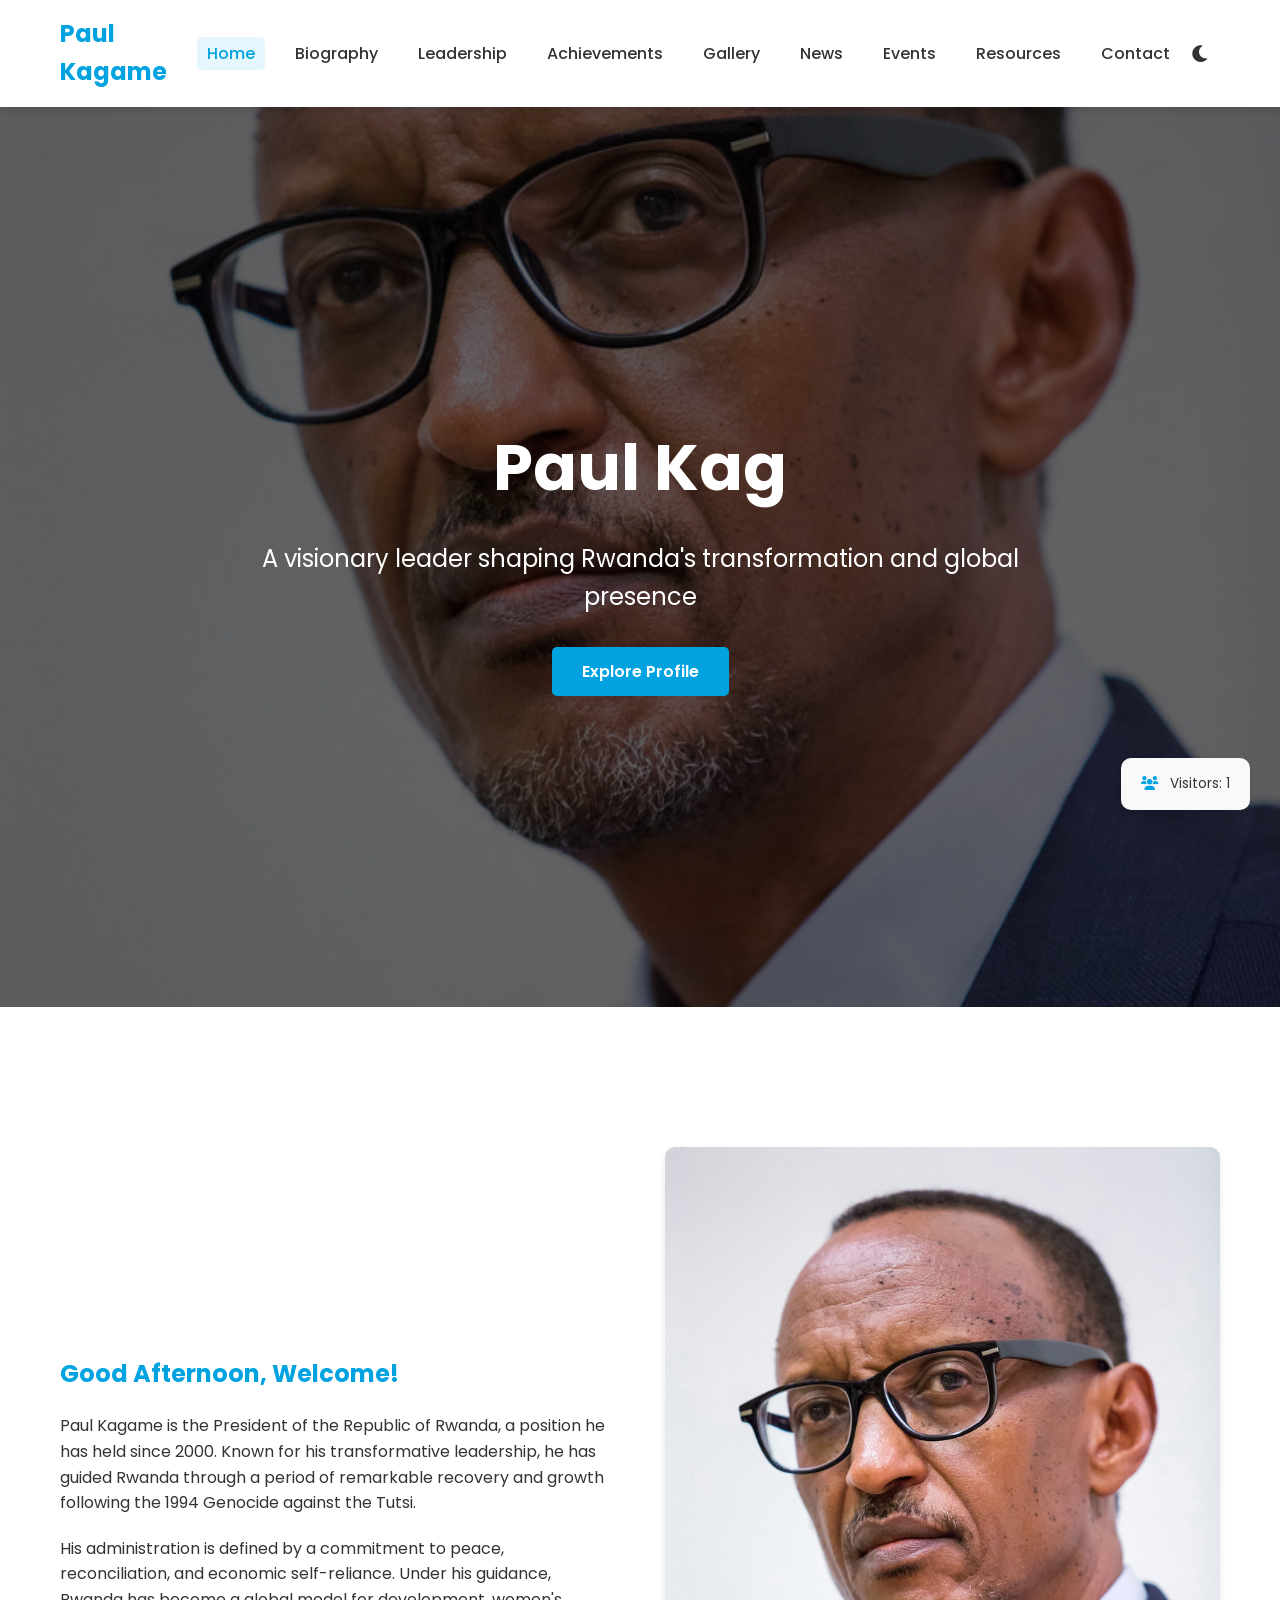
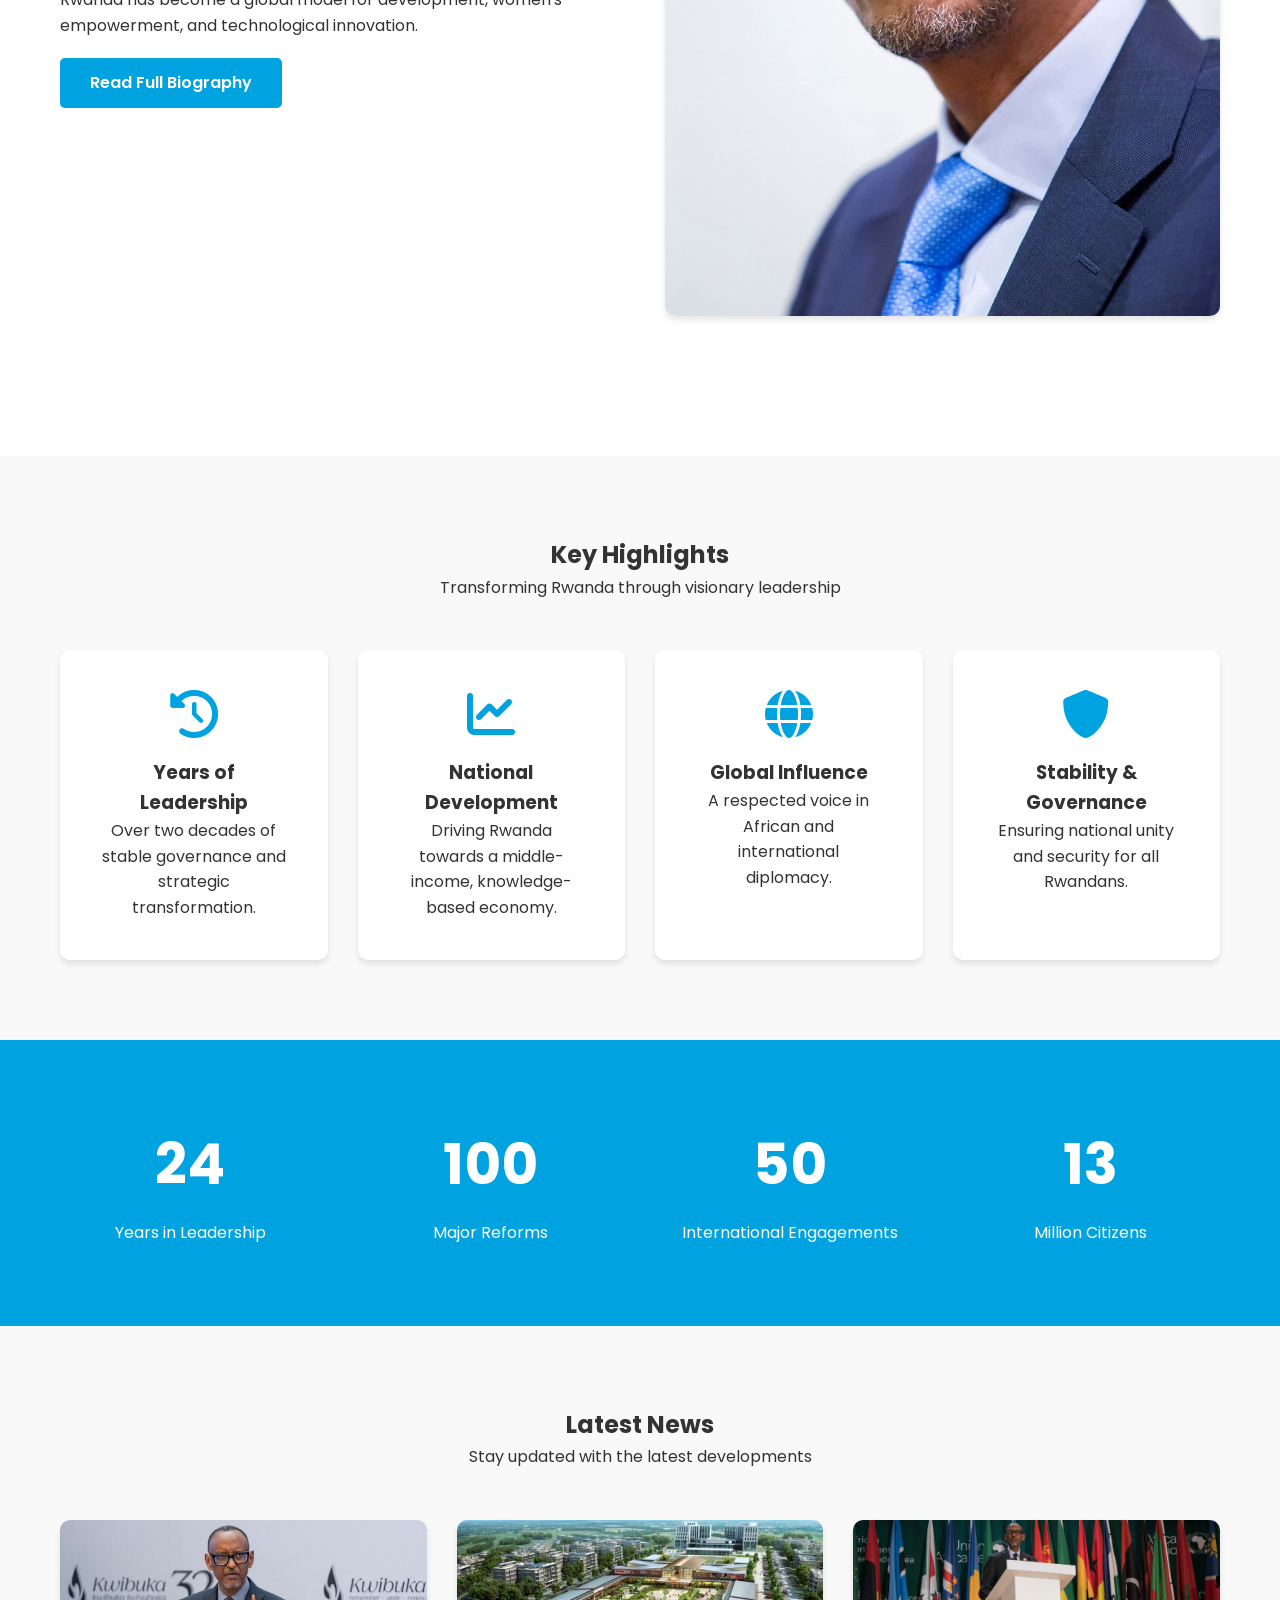
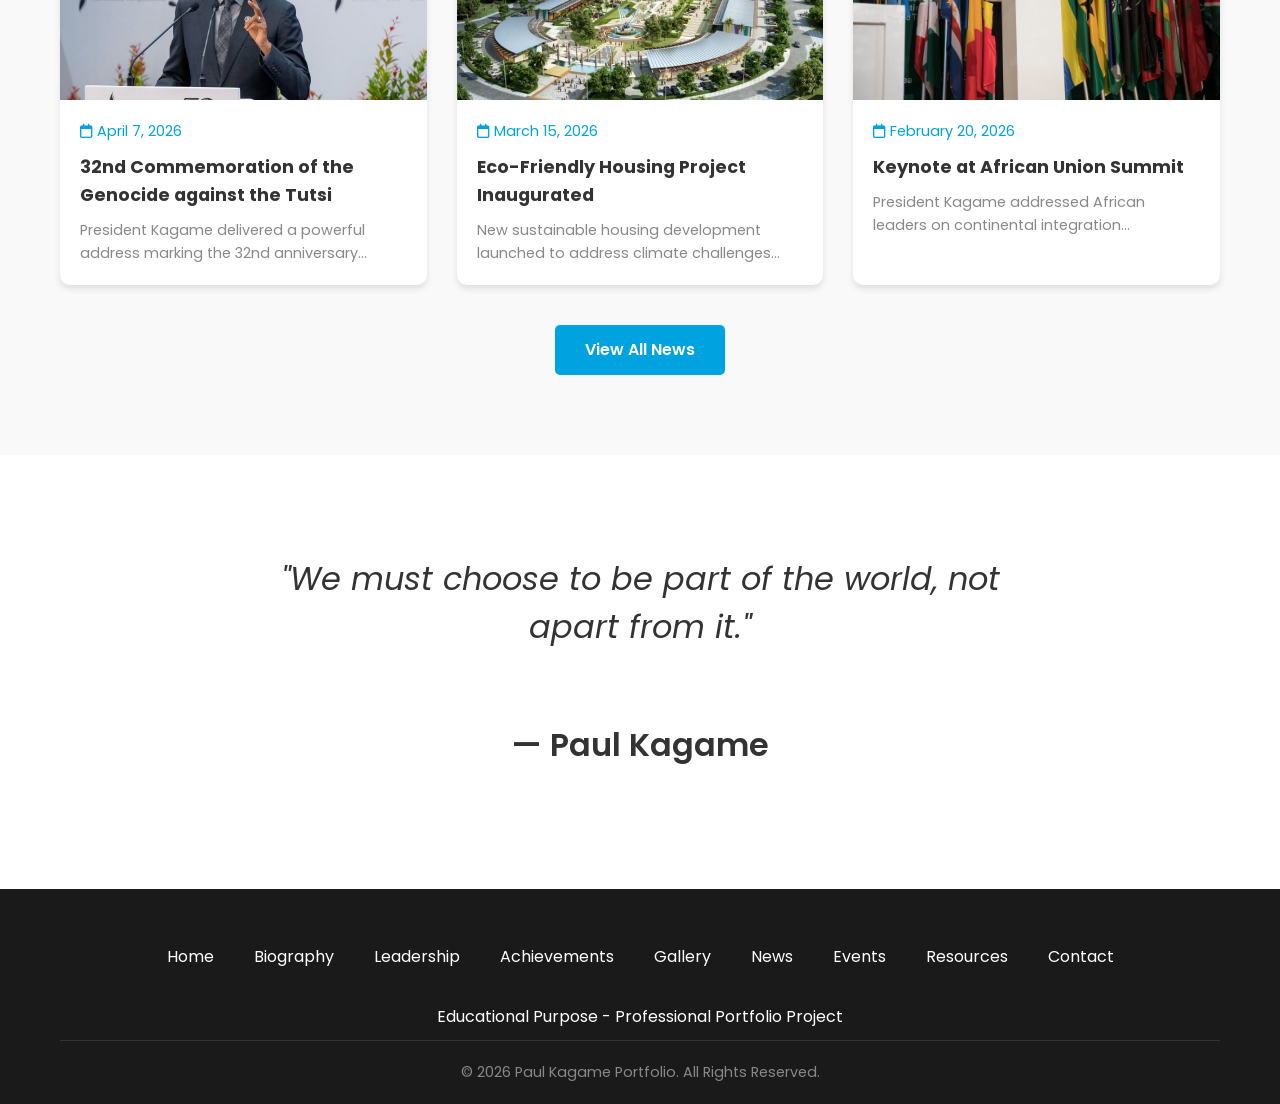
<file: index.html>
<!DOCTYPE html>
<html lang="en">
<head>
    <meta charset="UTF-8">
    <meta name="viewport" content="width=device-width, initial-scale=1.0">
    <title>Paul Kagame | President of Rwanda</title>
    <link rel="stylesheet" href="assets/css/style.css">
    <link href="https://fonts.googleapis.com/css2?family=Poppins:wght@300;400;500;600;700&display=swap" rel="stylesheet">
    <link rel="stylesheet" href="https://cdnjs.cloudflare.com/ajax/libs/font-awesome/6.0.0/css/all.min.css">
    <style>
        .hero {
            background-image: url('assets/images/0dr7gwy3WIJO.jpg');
        }
        .intro-grid {
            display: grid;
            grid-template-columns: 1fr 1fr;
            gap: 50px;
            align-items: center;
            padding: 80px 0;
        }
        .intro-text h2 {
            color: var(--primary-color);
            margin-bottom: 20px;
        }
        .intro-text p {
            margin-bottom: 20px;
        }
        .intro-image img {
            border-radius: 10px;
            box-shadow: var(--shadow);
        }
        .highlights {
            background: var(--card-bg);
            padding: 80px 0;
        }
        .section-title {
            text-align: center;
            margin-bottom: 50px;
        }
        .highlight-grid {
            display: grid;
            grid-template-columns: repeat(auto-fit, minmax(250px, 1fr));
            gap: 30px;
        }
        .highlight-card {
            padding: 40px;
            background: var(--bg-color);
            border-radius: 10px;
            text-align: center;
            box-shadow: var(--shadow);
            transition: var(--transition);
        }
        .highlight-card:hover {
            transform: translateY(-10px);
            box-shadow: 0 10px 25px rgba(0, 0, 0, 0.15);
        }
        .highlight-card i {
            font-size: 3rem;
            color: var(--primary-color);
            margin-bottom: 20px;
        }
        .stats {
            padding: 80px 0;
            background: var(--primary-color);
            color: #fff;
            text-align: center;
        }
        .stats-grid {
            display: grid;
            grid-template-columns: repeat(auto-fit, minmax(200px, 1fr));
            gap: 40px;
        }
        .stat-item h2 {
            font-size: 3.5rem;
            margin-bottom: 10px;
        }
        .quote {
            padding: 100px 0;
            text-align: center;
            font-style: italic;
        }
        .quote blockquote {
            font-size: 2rem;
            max-width: 800px;
            margin: 0 auto;
            line-height: 1.5;
        }
        .quote footer {
            background: transparent;
            color: var(--text-color);
            margin-top: 20px;
            font-weight: 600;
            font-style: normal;
        }
        .latest-news {
            padding: 80px 0;
            background: var(--card-bg);
        }
        .news-preview-grid {
            display: grid;
            grid-template-columns: repeat(auto-fit, minmax(300px, 1fr));
            gap: 30px;
            margin-bottom: 40px;
        }
        .news-preview-card {
            background: var(--bg-color);
            border-radius: 10px;
            overflow: hidden;
            box-shadow: var(--shadow);
            transition: var(--transition);
        }
        .news-preview-card:hover {
            transform: translateY(-5px);
            box-shadow: 0 10px 25px rgba(0, 0, 0, 0.15);
        }
        .news-preview-card img {
            width: 100%;
            height: 180px;
            object-fit: cover;
        }
        .news-preview-content {
            padding: 20px;
        }
        .news-preview-content .date {
            color: var(--primary-color);
            font-size: 0.9rem;
            margin-bottom: 10px;
        }
        .news-preview-content h3 {
            margin-bottom: 10px;
            font-size: 1.1rem;
        }
        .news-preview-content p {
            color: #888;
            font-size: 0.9rem;
        }
        .visitor-counter {
            position: fixed;
            bottom: 90px;
            right: 30px;
            background: var(--card-bg);
            padding: 15px 20px;
            border-radius: 10px;
            box-shadow: var(--shadow);
            z-index: 999;
            font-size: 0.85rem;
        }
        .visitor-counter i {
            color: var(--primary-color);
            margin-right: 8px;
        }
        @media (max-width: 768px) {
            .intro-grid {
                grid-template-columns: 1fr;
            }
            .quote blockquote {
                font-size: 1.5rem;
            }
            .visitor-counter {
                display: none;
            }
        }
    </style>
</head>
<body>

    <header>
        <div class="container">
            <nav>
                <div class="logo">Paul Kagame</div>
                <ul class="nav-links">
                    <li><a href="index.html" class="active">Home</a></li>
                    <li><a href="biography.html">Biography</a></li>
                    <li><a href="leadership.html">Leadership</a></li>
                    <li><a href="achievements.html">Achievements</a></li>
                    <li><a href="gallery.html">Gallery</a></li>
                    <li><a href="news.html">News</a></li>
                    <li><a href="events.html">Events</a></li>
                    <li><a href="resources.html">Resources</a></li>
                    <li><a href="contact.html">Contact</a></li>
                </ul>
                <div class="nav-controls">
                    <div id="theme-toggle"><i class="fas fa-moon"></i></div>
                    <div class="hamburger"><i class="fas fa-bars"></i></div>
                </div>
            </nav>
        </div>
    </header>

    <section class="hero">
        <div class="hero-content">
            <h1 id="typing-text"></h1>
            <p>A visionary leader shaping Rwanda's transformation and global presence</p>
            <a href="biography.html" class="btn">Explore Profile</a>
        </div>
    </section>

    <section class="intro reveal">
        <div class="container">
            <div class="intro-grid">
                <div class="intro-text">
                    <h2 id="dynamic-greeting">Welcome</h2>
                    <p>Paul Kagame is the President of the Republic of Rwanda, a position he has held since 2000. Known for his transformative leadership, he has guided Rwanda through a period of remarkable recovery and growth following the 1994 Genocide against the Tutsi.</p>
                    <p>His administration is defined by a commitment to peace, reconciliation, and economic self-reliance. Under his guidance, Rwanda has become a global model for development, women's empowerment, and technological innovation.</p>
                    <a href="biography.html" class="btn">Read Full Biography</a>
                </div>
                <div class="intro-image">
                    <img src="assets/images/Propi.jpg" alt="Paul Kagame Portrait">
                </div>
            </div>
        </div>
    </section>

    <section class="highlights reveal">
        <div class="container">
            <div class="section-title">
                <h2>Key Highlights</h2>
                <p>Transforming Rwanda through visionary leadership</p>
            </div>
            <div class="highlight-grid">
                <div class="highlight-card">
                    <i class="fas fa-history"></i>
                    <h3>Years of Leadership</h3>
                    <p>Over two decades of stable governance and strategic transformation.</p>
                </div>
                <div class="highlight-card">
                    <i class="fas fa-chart-line"></i>
                    <h3>National Development</h3>
                    <p>Driving Rwanda towards a middle-income, knowledge-based economy.</p>
                </div>
                <div class="highlight-card">
                    <i class="fas fa-globe"></i>
                    <h3>Global Influence</h3>
                    <p>A respected voice in African and international diplomacy.</p>
                </div>
                <div class="highlight-card">
                    <i class="fas fa-shield-alt"></i>
                    <h3>Stability & Governance</h3>
                    <p>Ensuring national unity and security for all Rwandans.</p>
                </div>
            </div>
        </div>
    </section>

    <section class="stats reveal">
        <div class="container">
            <div class="stats-grid">
                <div class="stat-item">
                    <h2 class="counter" data-target="24">0</h2>
                    <p>Years in Leadership</p>
                </div>
                <div class="stat-item">
                    <h2 class="counter" data-target="100">0</h2>
                    <p>Major Reforms</p>
                </div>
                <div class="stat-item">
                    <h2 class="counter" data-target="50">0</h2>
                    <p>International Engagements</p>
                </div>
                <div class="stat-item">
                    <h2 class="counter" data-target="13">0</h2>
                    <p>Million Citizens</p>
                </div>
            </div>
        </div>
    </section>

    <section class="latest-news reveal">
        <div class="container">
            <div class="section-title">
                <h2>Latest News</h2>
                <p>Stay updated with the latest developments</p>
            </div>
            <div class="news-preview-grid">
                <div class="news-preview-card">
                    <img src="assets/images/Kwibuka32.jpg" alt="News">
                    <div class="news-preview-content">
                        <div class="date"><i class="far fa-calendar"></i> April 7, 2026</div>
                        <h3>32nd Commemoration of the Genocide against the Tutsi</h3>
                        <p>President Kagame delivered a powerful address marking the 32nd anniversary...</p>
                    </div>
                </div>
                <div class="news-preview-card">
                    <img src="assets/images/Eco-Friendly Housing Projects.jpg" alt="News">
                    <div class="news-preview-content">
                        <div class="date"><i class="far fa-calendar"></i> March 15, 2026</div>
                        <h3>Eco-Friendly Housing Project Inaugurated</h3>
                        <p>New sustainable housing development launched to address climate challenges...</p>
                    </div>
                </div>
                <div class="news-preview-card">
                    <img src="assets/images/Keynote Address at the African Union Summit.jpg" alt="News">
                    <div class="news-preview-content">
                        <div class="date"><i class="far fa-calendar"></i> February 20, 2026</div>
                        <h3>Keynote at African Union Summit</h3>
                        <p>President Kagame addressed African leaders on continental integration...</p>
                    </div>
                </div>
            </div>
            <div style="text-align: center;">
                <a href="news.html" class="btn">View All News</a>
            </div>
        </div>
    </section>

    <section class="quote reveal">
        <div class="container">
            <blockquote>
                "We must choose to be part of the world, not apart from it."
                <footer>— Paul Kagame</footer>
            </blockquote>
        </div>
    </section>

    <footer>
        <div class="container">
            <div class="footer-links">
                <a href="index.html">Home</a>
                <a href="biography.html">Biography</a>
                <a href="leadership.html">Leadership</a>
                <a href="achievements.html">Achievements</a>
                <a href="gallery.html">Gallery</a>
                <a href="news.html">News</a>
                <a href="events.html">Events</a>
                <a href="resources.html">Resources</a>
                <a href="contact.html">Contact</a>
            </div>
            <p style="margin-bottom: 10px;">Educational Purpose - Professional Portfolio Project</p>
            <div class="footer-bottom">
                &copy; 2026 Paul Kagame Portfolio. All Rights Reserved.
            </div>
        </div>
    </footer>

    <div id="scroll-top"><i class="fas fa-arrow-up"></i></div>

    <div class="visitor-counter" id="visitorCounter">
        <i class="fas fa-users"></i> Visitors: <span id="visitorCount">0</span>
    </div>

    <script src="assets/js/main.js"></script>
    <script>
        // Typing Animation
        const typingText = document.getElementById('typing-text');
        const words = ["Paul Kagame", "President of the Republic of Rwanda"];
        let wordIndex = 0;
        let charIndex = 0;
        let isDeleting = false;

        function type() {
            const currentWord = words[wordIndex];
            if (isDeleting) {
                typingText.innerText = currentWord.substring(0, charIndex - 1);
                charIndex--;
            } else {
                typingText.innerText = currentWord.substring(0, charIndex + 1);
                charIndex++;
            }

            if (!isDeleting && charIndex === currentWord.length) {
                isDeleting = true;
                setTimeout(type, 2000);
            } else if (isDeleting && charIndex === 0) {
                isDeleting = false;
                wordIndex = (wordIndex + 1) % words.length;
                setTimeout(type, 500);
            } else {
                setTimeout(type, isDeleting ? 100 : 200);
            }
        }
        type();

        // Stats Counter
        const counters = document.querySelectorAll('.counter');
        const speed = 200;

        const startCounter = () => {
            counters.forEach(counter => {
                const updateCount = () => {
                    const target = +counter.getAttribute('data-target');
                    const count = +counter.innerText;
                    const inc = target / speed;

                    if (count < target) {
                        counter.innerText = Math.ceil(count + inc);
                        setTimeout(updateCount, 1);
                    } else {
                        counter.innerText = target;
                    }
                };
                updateCount();
            });
        };

        // Trigger counter when visible
        const observer = new IntersectionObserver((entries) => {
            if (entries[0].isIntersecting) {
                startCounter();
                observer.disconnect();
            }
        });
        observer.observe(document.querySelector('.stats'));

        // Update visitor counter display
        function updateVisitorDisplay() {
            const stats = getVisitorStats();
            document.getElementById('visitorCount').textContent = stats.totalVisits;
        }
        
        // Call after a short delay to ensure main.js has loaded
        setTimeout(updateVisitorDisplay, 500);
    </script>
</body>
</html>
</file>
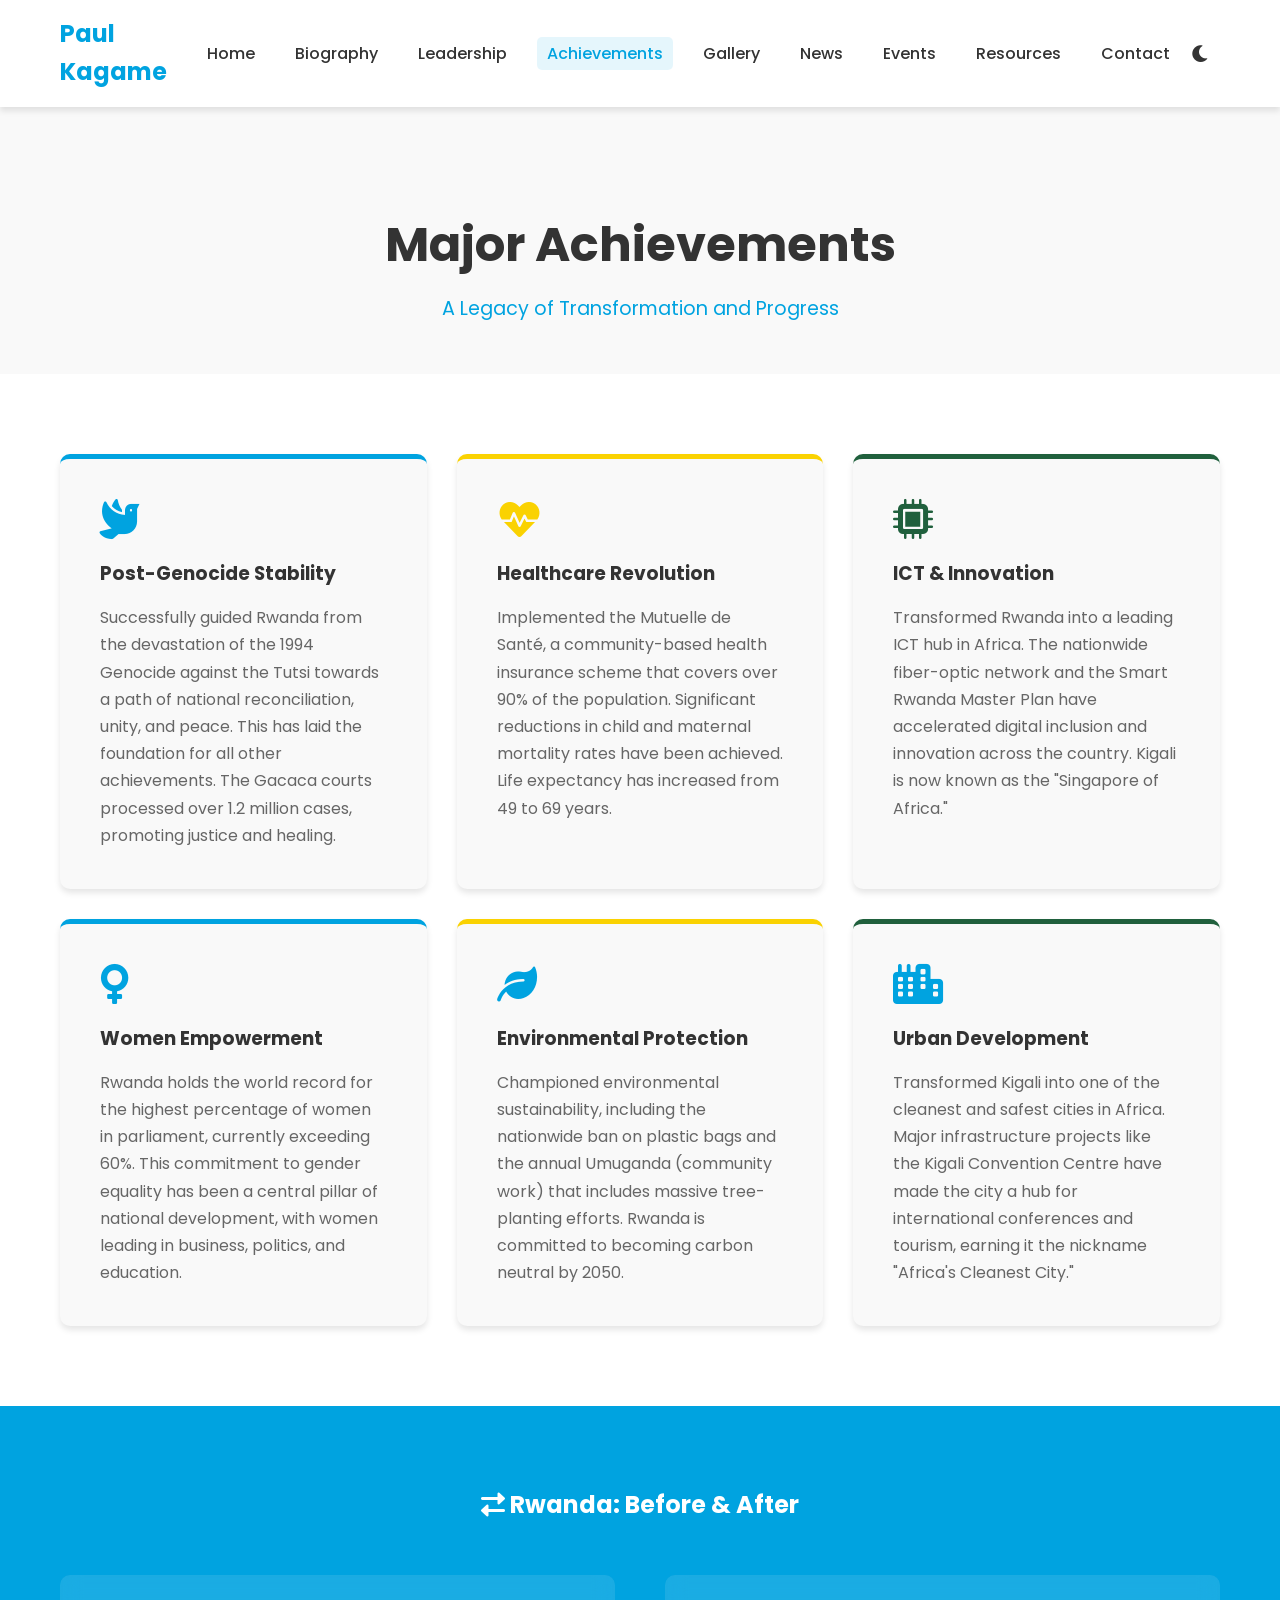
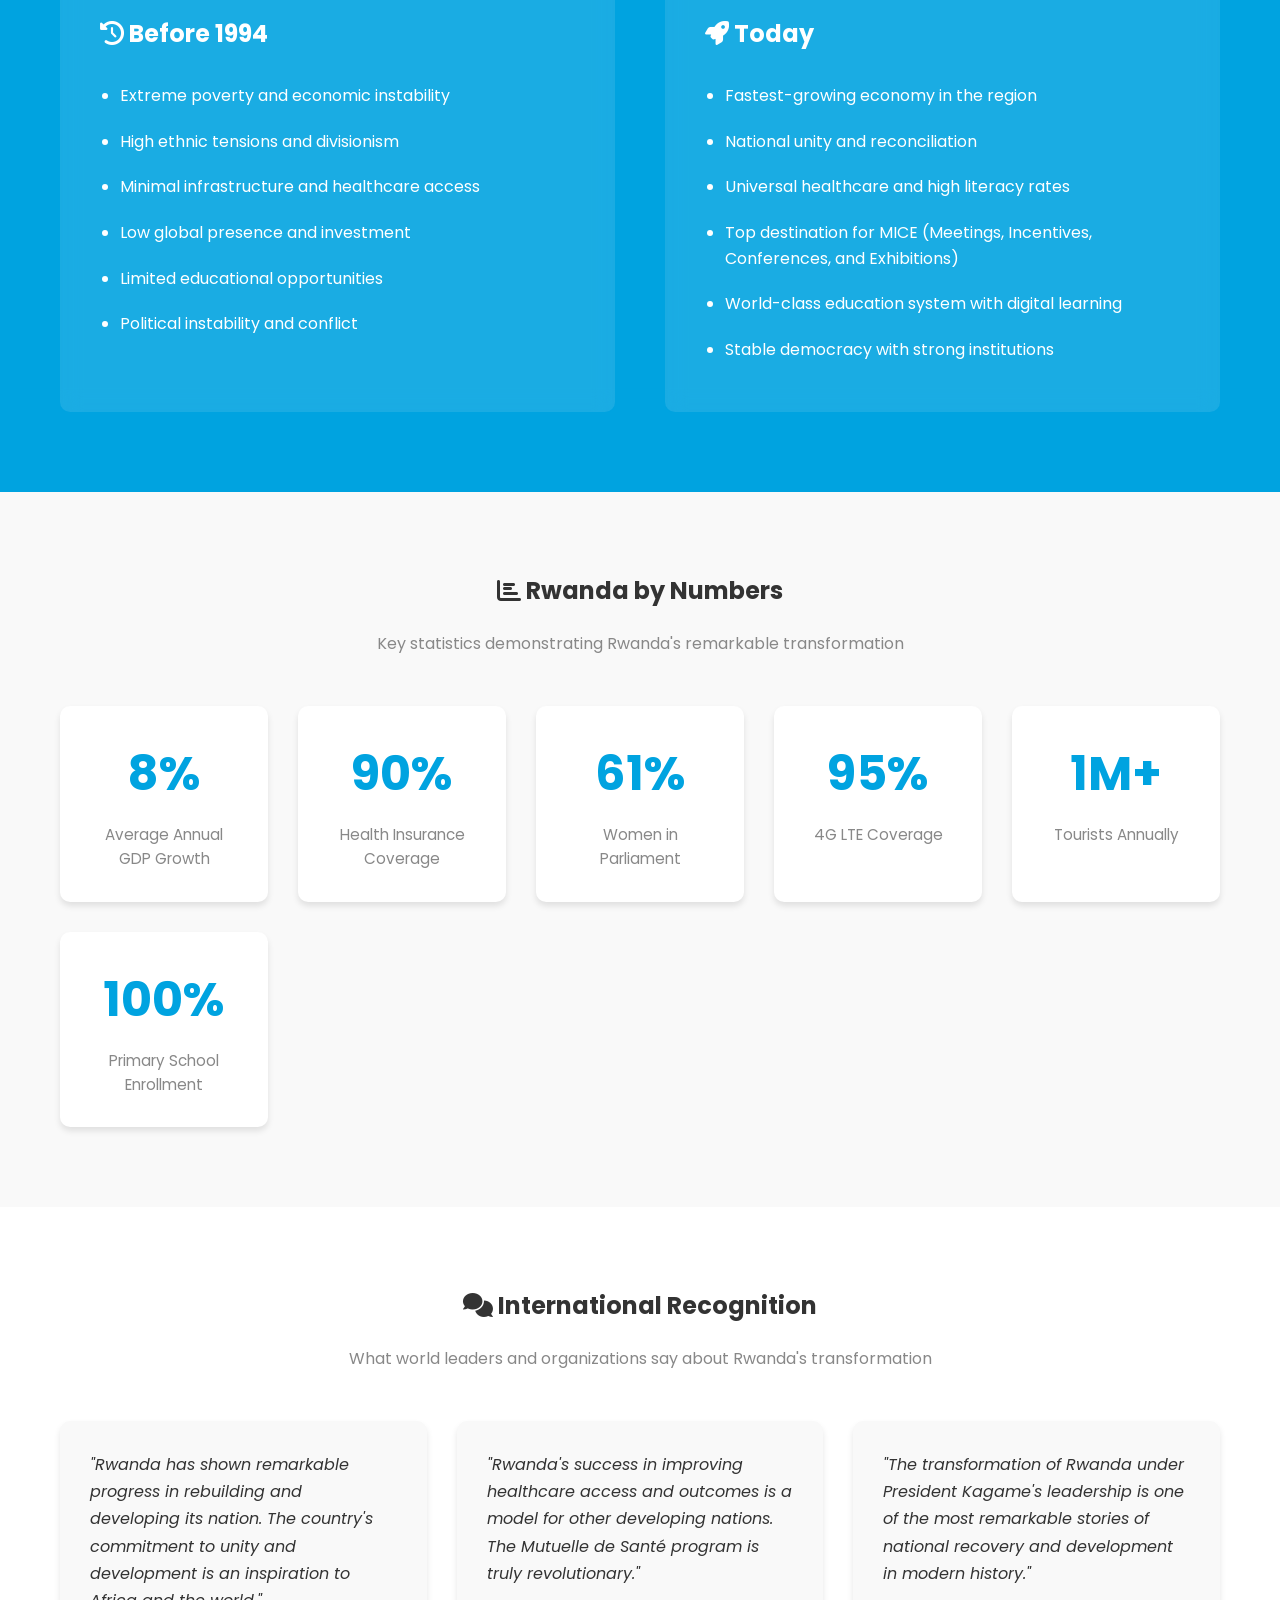
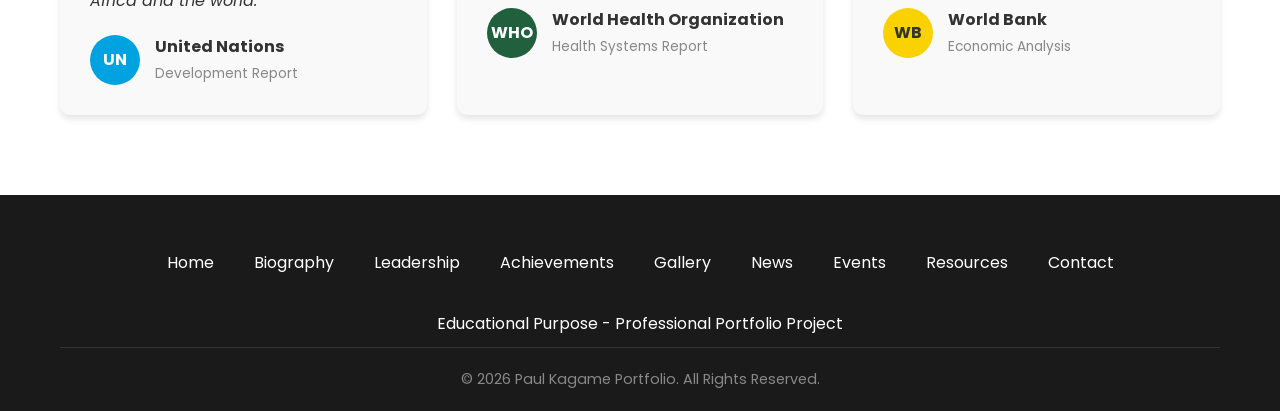
<file: achievements.html>
<!DOCTYPE html>
<html lang="en">
<head>
    <meta charset="UTF-8">
    <meta name="viewport" content="width=device-width, initial-scale=1.0">
    <title>Achievements | Paul Kagame</title>
    <link rel="stylesheet" href="assets/css/style.css">
    <link href="https://fonts.googleapis.com/css2?family=Poppins:wght@300;400;500;600;700&display=swap" rel="stylesheet">
    <link rel="stylesheet" href="https://cdnjs.cloudflare.com/ajax/libs/font-awesome/6.0.0/css/all.min.css">
    <style>
        .achievements-grid {
            padding: 80px 0;
        }
        .achievement-cards {
            display: grid;
            grid-template-columns: repeat(auto-fit, minmax(350px, 1fr));
            gap: 30px;
        }
        .achievement-card {
            padding: 40px;
            background: var(--card-bg);
            border-radius: 10px;
            box-shadow: var(--shadow);
            border-top: 5px solid var(--primary-color);
            transition: var(--transition);
        }
        .achievement-card:hover {
            transform: translateY(-10px);
            box-shadow: 0 15px 30px rgba(0, 0, 0, 0.15);
        }
        .achievement-card:nth-child(2) { border-top-color: var(--secondary-color); }
        .achievement-card:nth-child(3) { border-top-color: var(--accent-color); }
        .achievement-card:nth-child(4) { border-top-color: var(--primary-color); }
        .achievement-card:nth-child(5) { border-top-color: var(--secondary-color); }
        .achievement-card:nth-child(6) { border-top-color: var(--accent-color); }
        
        .achievement-card i {
            font-size: 2.5rem;
            color: var(--primary-color);
            margin-bottom: 20px;
        }
        .achievement-card:nth-child(2) i { color: var(--secondary-color); }
        .achievement-card:nth-child(3) i { color: var(--accent-color); }
        .achievement-card h3 {
            margin-bottom: 15px;
            color: var(--text-color);
        }
        .achievement-card p {
            line-height: 1.7;
            color: #666;
        }
        .comparison {
            background: var(--primary-color);
            color: #fff;
            padding: 80px 0;
        }
        .comparison h2 {
            text-align: center;
            margin-bottom: 50px;
        }
        .comp-grid {
            display: grid;
            grid-template-columns: 1fr 1fr;
            gap: 50px;
        }
        .comp-item {
            background: rgba(255, 255, 255, 0.1);
            padding: 40px;
            border-radius: 10px;
            backdrop-filter: blur(10px);
        }
        .comp-item h3 {
            margin-bottom: 20px;
            font-size: 1.5rem;
        }
        .comp-item ul {
            list-style: disc;
            padding-left: 20px;
        }
        .comp-item ul li {
            padding: 10px 0;
            line-height: 1.6;
        }
        .stats-section {
            padding: 80px 0;
            background: var(--card-bg);
        }
        .stats-grid {
            display: grid;
            grid-template-columns: repeat(auto-fit, minmax(200px, 1fr));
            gap: 30px;
            margin-top: 50px;
        }
        .stat-card {
            background: var(--bg-color);
            padding: 30px;
            border-radius: 10px;
            text-align: center;
            box-shadow: var(--shadow);
            transition: var(--transition);
        }
        .stat-card:hover {
            transform: scale(1.05);
        }
        .stat-card .number {
            font-size: 3rem;
            font-weight: 700;
            color: var(--primary-color);
            margin-bottom: 10px;
        }
        .stat-card .label {
            color: #888;
            font-size: 0.95rem;
        }
        .testimonials {
            padding: 80px 0;
        }
        .testimonials-grid {
            display: grid;
            grid-template-columns: repeat(auto-fit, minmax(300px, 1fr));
            gap: 30px;
            margin-top: 50px;
        }
        .testimonial-card {
            background: var(--card-bg);
            padding: 30px;
            border-radius: 10px;
            box-shadow: var(--shadow);
        }
        .testimonial-card p {
            font-style: italic;
            margin-bottom: 20px;
            line-height: 1.7;
        }
        .testimonial-author {
            display: flex;
            align-items: center;
            gap: 15px;
        }
        .testimonial-author img {
            width: 50px;
            height: 50px;
            border-radius: 50%;
            background: var(--primary-color);
        }
        .testimonial-author h4 {
            font-size: 1rem;
        }
        .testimonial-author span {
            font-size: 0.85rem;
            color: #888;
        }
        @media (max-width: 768px) {
            .comp-grid { grid-template-columns: 1fr; }
            .achievement-cards { grid-template-columns: 1fr; }
        }
    </style>
</head>
<body>

    <header>
        <div class="container">
            <nav>
                <div class="logo">Paul Kagame</div>
                <ul class="nav-links">
                    <li><a href="index.html">Home</a></li>
                    <li><a href="biography.html">Biography</a></li>
                    <li><a href="leadership.html">Leadership</a></li>
                    <li><a href="achievements.html" class="active">Achievements</a></li>
                    <li><a href="gallery.html">Gallery</a></li>
                    <li><a href="news.html">News</a></li>
                    <li><a href="events.html">Events</a></li>
                    <li><a href="resources.html">Resources</a></li>
                    <li><a href="contact.html">Contact</a></li>
                </ul>
                <div class="nav-controls">
                    <div id="theme-toggle"><i class="fas fa-moon"></i></div>
                    <div class="hamburger"><i class="fas fa-bars"></i></div>
                </div>
            </nav>
        </div>
    </header>

    <section class="page-header" style="padding: 100px 0 50px; background: var(--card-bg); text-align: center;">
        <div class="container">
            <h1>Major Achievements</h1>
            <p style="font-size: 1.2rem; color: var(--primary-color);">A Legacy of Transformation and Progress</p>
        </div>
    </section>

    <section class="achievements-grid reveal">
        <div class="container">
            <div class="achievement-cards">
                <div class="achievement-card">
                    <i class="fas fa-dove"></i>
                    <h3>Post-Genocide Stability</h3>
                    <p>Successfully guided Rwanda from the devastation of the 1994 Genocide against the Tutsi towards a path of national reconciliation, unity, and peace. This has laid the foundation for all other achievements. The Gacaca courts processed over 1.2 million cases, promoting justice and healing.</p>
                </div>
                <div class="achievement-card">
                    <i class="fas fa-heartbeat"></i>
                    <h3>Healthcare Revolution</h3>
                    <p>Implemented the Mutuelle de Santé, a community-based health insurance scheme that covers over 90% of the population. Significant reductions in child and maternal mortality rates have been achieved. Life expectancy has increased from 49 to 69 years.</p>
                </div>
                <div class="achievement-card">
                    <i class="fas fa-microchip"></i>
                    <h3>ICT & Innovation</h3>
                    <p>Transformed Rwanda into a leading ICT hub in Africa. The nationwide fiber-optic network and the Smart Rwanda Master Plan have accelerated digital inclusion and innovation across the country. Kigali is now known as the "Singapore of Africa."</p>
                </div>
                <div class="achievement-card">
                    <i class="fas fa-venus"></i>
                    <h3>Women Empowerment</h3>
                    <p>Rwanda holds the world record for the highest percentage of women in parliament, currently exceeding 60%. This commitment to gender equality has been a central pillar of national development, with women leading in business, politics, and education.</p>
                </div>
                <div class="achievement-card">
                    <i class="fas fa-leaf"></i>
                    <h3>Environmental Protection</h3>
                    <p>Championed environmental sustainability, including the nationwide ban on plastic bags and the annual Umuganda (community work) that includes massive tree-planting efforts. Rwanda is committed to becoming carbon neutral by 2050.</p>
                </div>
                <div class="achievement-card">
                    <i class="fas fa-city"></i>
                    <h3>Urban Development</h3>
                    <p>Transformed Kigali into one of the cleanest and safest cities in Africa. Major infrastructure projects like the Kigali Convention Centre have made the city a hub for international conferences and tourism, earning it the nickname "Africa's Cleanest City."</p>
                </div>
            </div>
        </div>
    </section>

    <section class="comparison reveal">
        <div class="container">
            <h2><i class="fas fa-exchange-alt"></i> Rwanda: Before & After</h2>
            <div class="comp-grid">
                <div class="comp-item">
                    <h3><i class="fas fa-history"></i> Before 1994</h3>
                    <ul>
                        <li>Extreme poverty and economic instability</li>
                        <li>High ethnic tensions and divisionism</li>
                        <li>Minimal infrastructure and healthcare access</li>
                        <li>Low global presence and investment</li>
                        <li>Limited educational opportunities</li>
                        <li>Political instability and conflict</li>
                    </ul>
                </div>
                <div class="comp-item">
                    <h3><i class="fas fa-rocket"></i> Today</h3>
                    <ul>
                        <li>Fastest-growing economy in the region</li>
                        <li>National unity and reconciliation</li>
                        <li>Universal healthcare and high literacy rates</li>
                        <li>Top destination for MICE (Meetings, Incentives, Conferences, and Exhibitions)</li>
                        <li>World-class education system with digital learning</li>
                        <li>Stable democracy with strong institutions</li>
                    </ul>
                </div>
            </div>
        </div>
    </section>

    <section class="stats-section reveal">
        <div class="container">
            <h2 style="text-align: center; margin-bottom: 20px;"><i class="fas fa-chart-bar"></i> Rwanda by Numbers</h2>
            <p style="text-align: center; max-width: 600px; margin: 0 auto 40px; color: #888;">Key statistics demonstrating Rwanda's remarkable transformation</p>
            <div class="stats-grid">
                <div class="stat-card">
                    <div class="number">8%</div>
                    <div class="label">Average Annual GDP Growth</div>
                </div>
                <div class="stat-card">
                    <div class="number">90%</div>
                    <div class="label">Health Insurance Coverage</div>
                </div>
                <div class="stat-card">
                    <div class="number">61%</div>
                    <div class="label">Women in Parliament</div>
                </div>
                <div class="stat-card">
                    <div class="number">95%</div>
                    <div class="label">4G LTE Coverage</div>
                </div>
                <div class="stat-card">
                    <div class="number">1M+</div>
                    <div class="label">Tourists Annually</div>
                </div>
                <div class="stat-card">
                    <div class="number">100%</div>
                    <div class="label">Primary School Enrollment</div>
                </div>
            </div>
        </div>
    </section>

    <section class="testimonials reveal">
        <div class="container">
            <h2 style="text-align: center; margin-bottom: 20px;"><i class="fas fa-comments"></i> International Recognition</h2>
            <p style="text-align: center; max-width: 600px; margin: 0 auto 40px; color: #888;">What world leaders and organizations say about Rwanda's transformation</p>
            <div class="testimonials-grid">
                <div class="testimonial-card">
                    <p>"Rwanda has shown remarkable progress in rebuilding and developing its nation. The country's commitment to unity and development is an inspiration to Africa and the world."</p>
                    <div class="testimonial-author">
                        <div style="width: 50px; height: 50px; border-radius: 50%; background: var(--primary-color); display: flex; align-items: center; justify-content: center; color: white; font-weight: bold;">UN</div>
                        <div>
                            <h4>United Nations</h4>
                            <span>Development Report</span>
                        </div>
                    </div>
                </div>
                <div class="testimonial-card">
                    <p>"Rwanda's success in improving healthcare access and outcomes is a model for other developing nations. The Mutuelle de Santé program is truly revolutionary."</p>
                    <div class="testimonial-author">
                        <div style="width: 50px; height: 50px; border-radius: 50%; background: var(--accent-color); display: flex; align-items: center; justify-content: center; color: white; font-weight: bold;">WHO</div>
                        <div>
                            <h4>World Health Organization</h4>
                            <span>Health Systems Report</span>
                        </div>
                    </div>
                </div>
                <div class="testimonial-card">
                    <p>"The transformation of Rwanda under President Kagame's leadership is one of the most remarkable stories of national recovery and development in modern history."</p>
                    <div class="testimonial-author">
                        <div style="width: 50px; height: 50px; border-radius: 50%; background: var(--secondary-color); display: flex; align-items: center; justify-content: center; color: #333; font-weight: bold;">WB</div>
                        <div>
                            <h4>World Bank</h4>
                            <span>Economic Analysis</span>
                        </div>
                    </div>
                </div>
            </div>
        </div>
    </section>

    <footer>
        <div class="container">
            <div class="footer-links">
                <a href="index.html">Home</a>
                <a href="biography.html">Biography</a>
                <a href="leadership.html">Leadership</a>
                <a href="achievements.html">Achievements</a>
                <a href="gallery.html">Gallery</a>
                <a href="news.html">News</a>
                <a href="events.html">Events</a>
                <a href="resources.html">Resources</a>
                <a href="contact.html">Contact</a>
            </div>
            <p style="margin-bottom: 10px;">Educational Purpose - Professional Portfolio Project</p>
            <div class="footer-bottom">
                &copy; 2026 Paul Kagame Portfolio. All Rights Reserved.
            </div>
        </div>
    </footer>

    <div id="scroll-top"><i class="fas fa-arrow-up"></i></div>

    <script src="assets/js/main.js"></script>
</body>
</html>
</file>
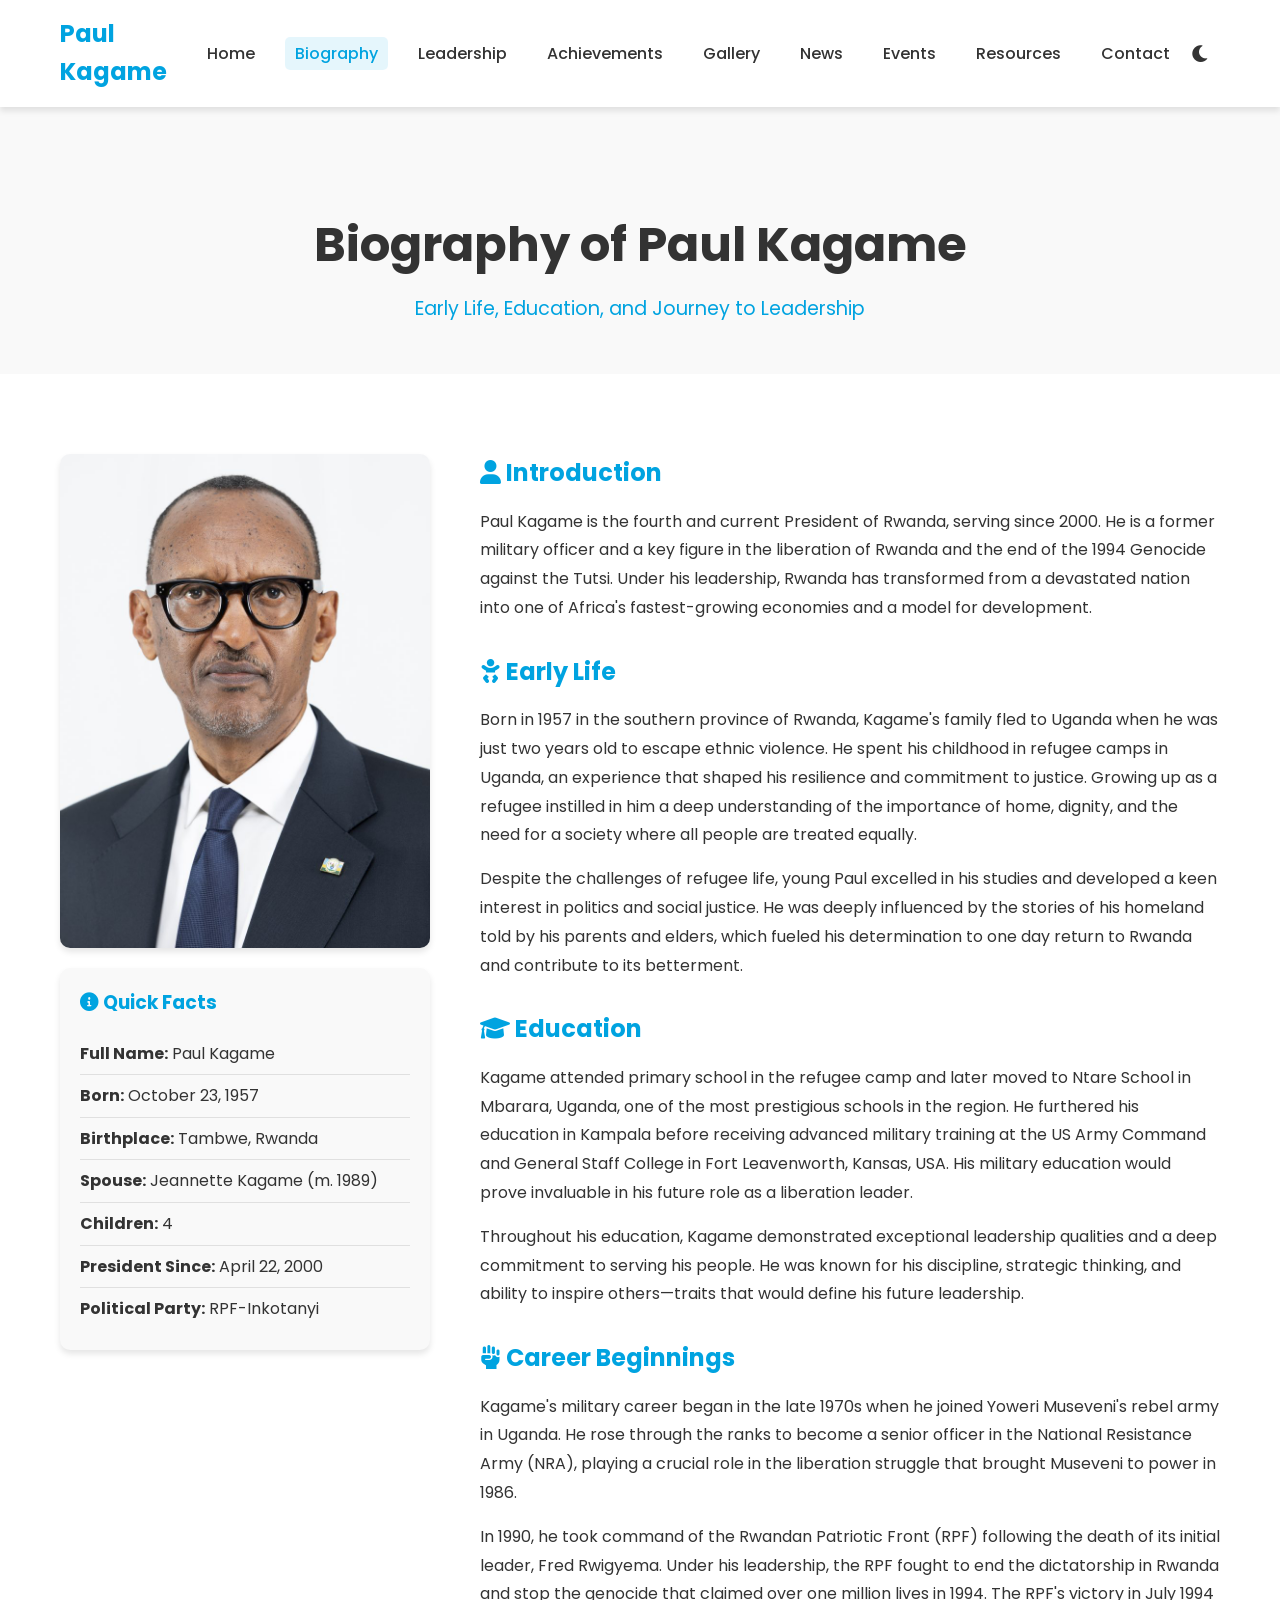
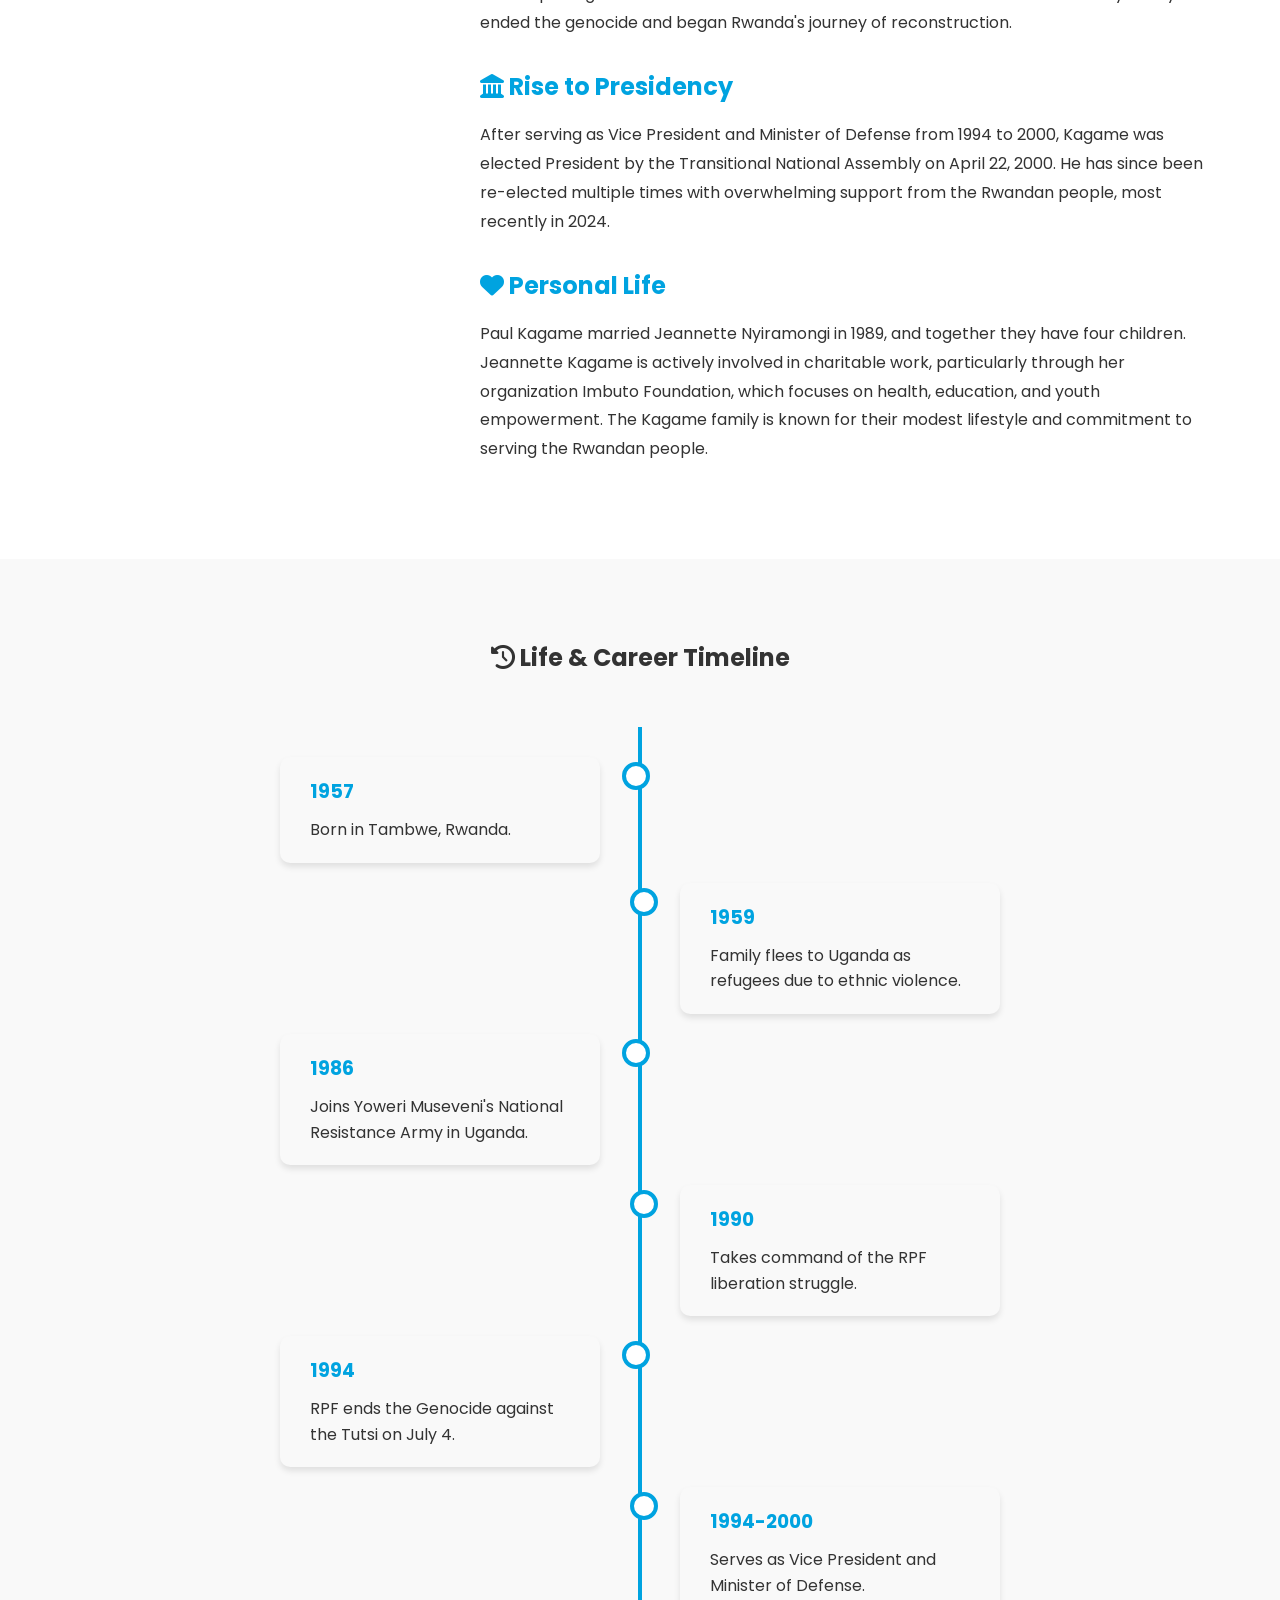
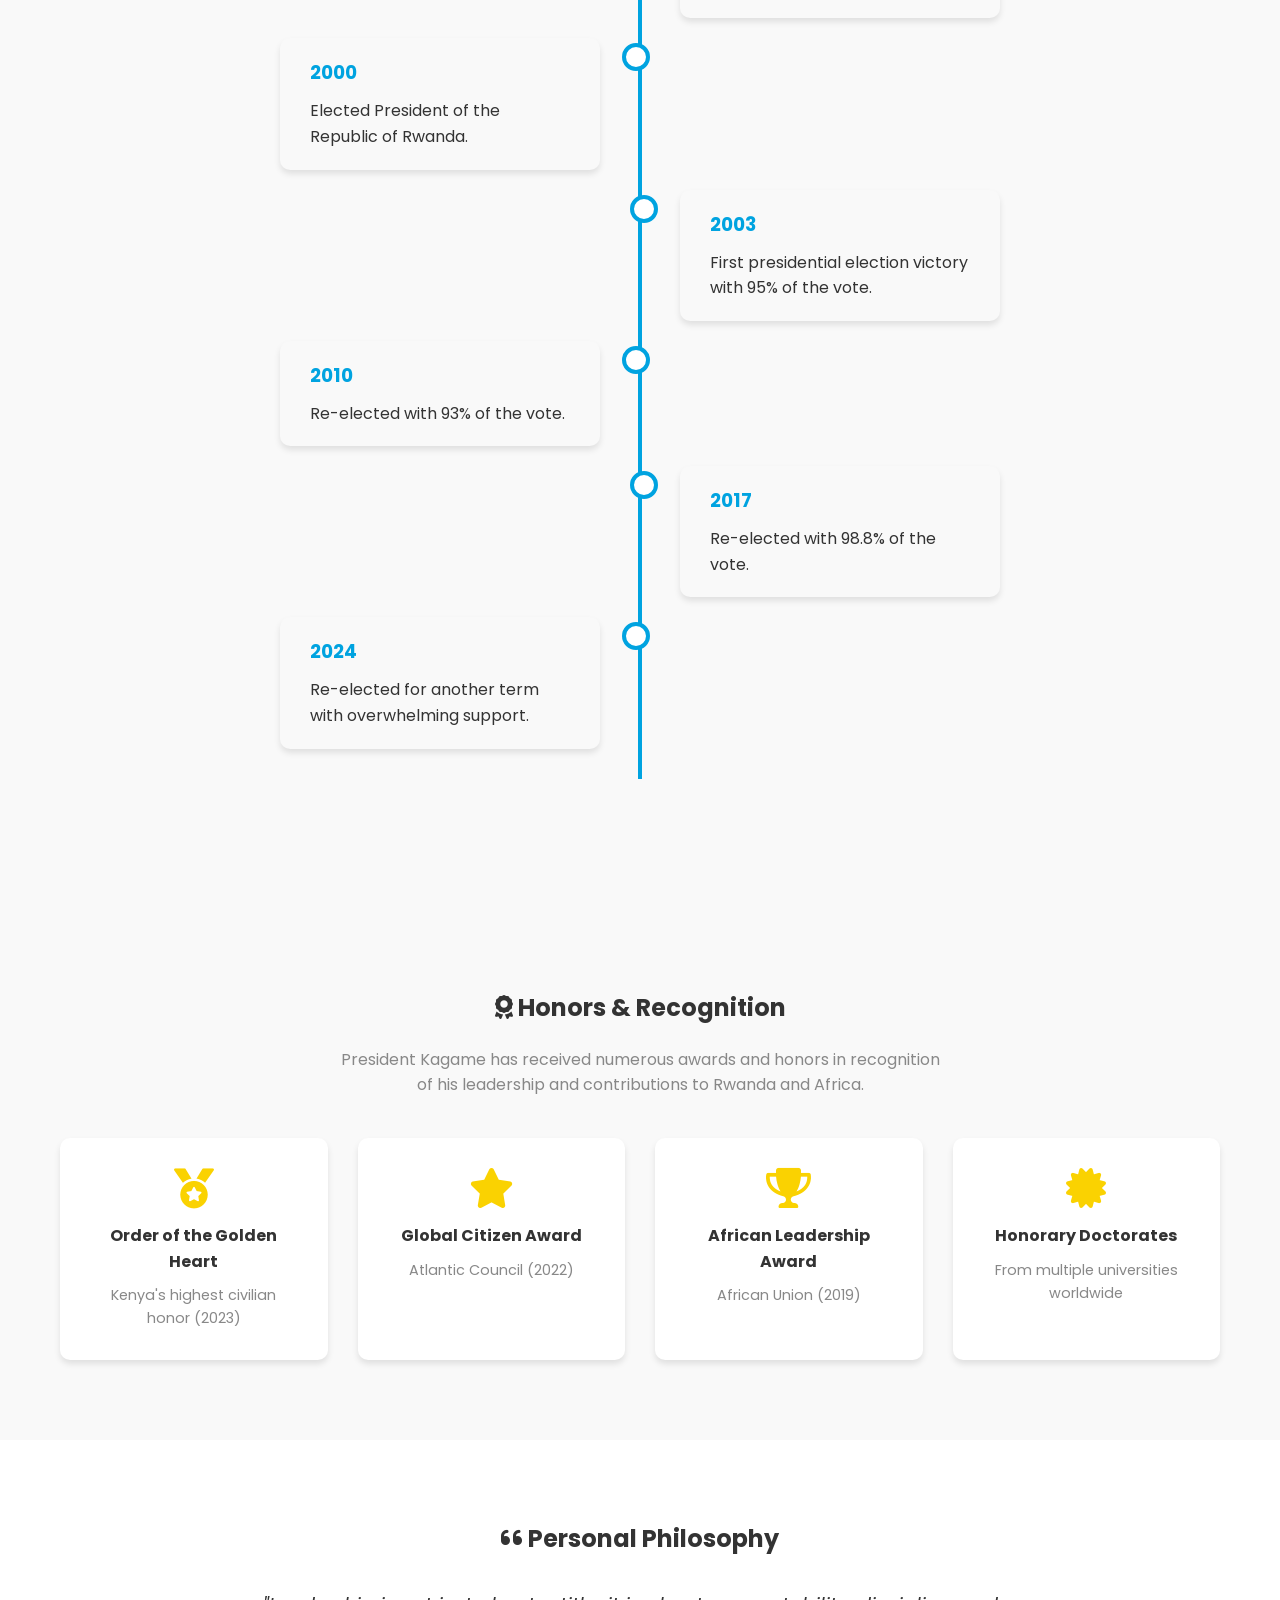
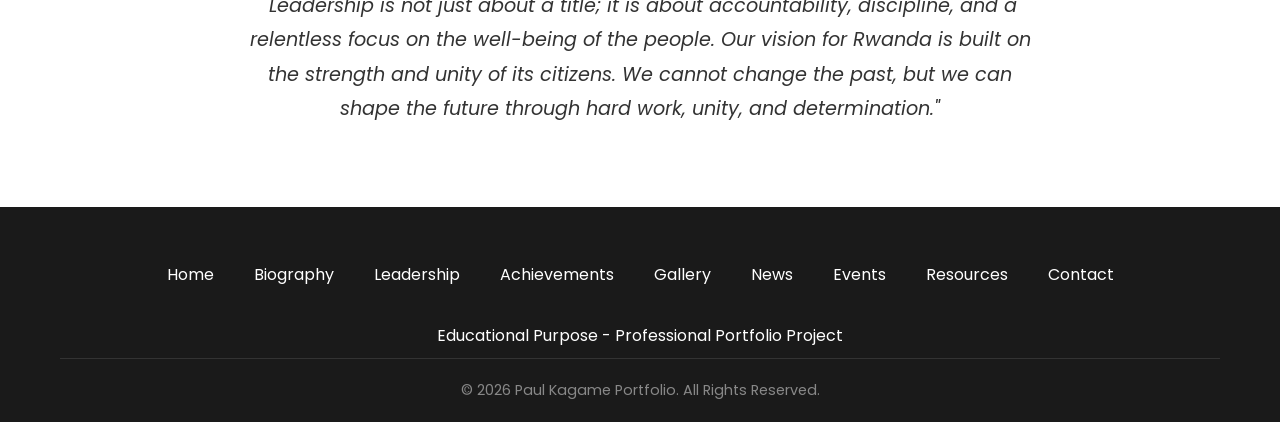
<file: biography.html>
<!DOCTYPE html>
<html lang="en">
<head>
    <meta charset="UTF-8">
    <meta name="viewport" content="width=device-width, initial-scale=1.0">
    <title>Biography | Paul Kagame</title>
    <link rel="stylesheet" href="assets/css/style.css">
    <link href="https://fonts.googleapis.com/css2?family=Poppins:wght@300;400;500;600;700&display=swap" rel="stylesheet">
    <link rel="stylesheet" href="https://cdnjs.cloudflare.com/ajax/libs/font-awesome/6.0.0/css/all.min.css">
    <style>
        .timeline {
            position: relative;
            max-width: 800px;
            margin: 50px auto;
            padding: 20px 0;
        }
        .timeline::after {
            content: '';
            position: absolute;
            width: 4px;
            background: var(--primary-color);
            top: 0;
            bottom: 0;
            left: 50%;
            margin-left: -2px;
        }
        .timeline-item {
            padding: 10px 40px;
            position: relative;
            background: inherit;
            width: 50%;
        }
        .timeline-item::after {
            content: '';
            position: absolute;
            width: 20px;
            height: 20px;
            right: -10px;
            background: var(--bg-color);
            border: 4px solid var(--primary-color);
            top: 15px;
            border-radius: 50%;
            z-index: 1;
        }
        .left { left: 0; }
        .right { left: 50%; }
        .right::after { left: -10px; }
        .content {
            padding: 20px 30px;
            background: var(--card-bg);
            position: relative;
            border-radius: 10px;
            box-shadow: var(--shadow);
        }
        .content h3 {
            color: var(--primary-color);
            margin-bottom: 10px;
        }
        .bio-content {
            padding: 80px 0;
        }
        .bio-grid {
            display: grid;
            grid-template-columns: 1fr 2fr;
            gap: 50px;
        }
        .bio-sidebar img {
            border-radius: 10px;
            margin-bottom: 20px;
            box-shadow: var(--shadow);
        }
        .quick-facts {
            background: var(--card-bg);
            padding: 20px;
            border-radius: 10px;
            box-shadow: var(--shadow);
        }
        .quick-facts h3 {
            margin-bottom: 15px;
            color: var(--primary-color);
        }
        .quick-facts ul li {
            padding: 8px 0;
            border-bottom: 1px solid rgba(0,0,0,0.1);
        }
        .quick-facts ul li:last-child {
            border-bottom: none;
        }
        .bio-text h2 {
            color: var(--primary-color);
            margin: 30px 0 15px;
        }
        .bio-text h2:first-child {
            margin-top: 0;
        }
        .bio-text p {
            margin-bottom: 15px;
            line-height: 1.8;
        }
        .timeline-section {
            background: var(--card-bg);
            padding: 80px 0;
        }
        .values {
            padding: 80px 0;
            text-align: center;
        }
        .values p {
            max-width: 800px;
            margin: 0 auto;
            font-size: 1.2rem;
            font-style: italic;
            line-height: 1.8;
        }
        .awards-section {
            padding: 80px 0;
            background: var(--card-bg);
        }
        .awards-grid {
            display: grid;
            grid-template-columns: repeat(auto-fit, minmax(250px, 1fr));
            gap: 30px;
            margin-top: 40px;
        }
        .award-card {
            background: var(--bg-color);
            padding: 30px;
            border-radius: 10px;
            text-align: center;
            box-shadow: var(--shadow);
            transition: var(--transition);
        }
        .award-card:hover {
            transform: translateY(-5px);
        }
        .award-card i {
            font-size: 2.5rem;
            color: var(--secondary-color);
            margin-bottom: 15px;
        }
        .award-card h4 {
            margin-bottom: 10px;
        }
        .award-card p {
            color: #888;
            font-size: 0.9rem;
        }
        @media (max-width: 768px) {
            .timeline::after { left: 31px; }
            .timeline-item { width: 100%; padding-left: 70px; padding-right: 25px; }
            .timeline-item::after { left: 21px; }
            .right { left: 0; }
            .bio-grid { grid-template-columns: 1fr; }
        }
    </style>
</head>
<body>

    <header>
        <div class="container">
            <nav>
                <div class="logo">Paul Kagame</div>
                <ul class="nav-links">
                    <li><a href="index.html">Home</a></li>
                    <li><a href="biography.html" class="active">Biography</a></li>
                    <li><a href="leadership.html">Leadership</a></li>
                    <li><a href="achievements.html">Achievements</a></li>
                    <li><a href="gallery.html">Gallery</a></li>
                    <li><a href="news.html">News</a></li>
                    <li><a href="events.html">Events</a></li>
                    <li><a href="resources.html">Resources</a></li>
                    <li><a href="contact.html">Contact</a></li>
                </ul>
                <div class="nav-controls">
                    <div id="theme-toggle"><i class="fas fa-moon"></i></div>
                    <div class="hamburger"><i class="fas fa-bars"></i></div>
                </div>
            </nav>
        </div>
    </header>

    <section class="page-header" style="padding: 100px 0 50px; background: var(--card-bg); text-align: center;">
        <div class="container">
            <h1>Biography of Paul Kagame</h1>
            <p style="font-size: 1.2rem; color: var(--primary-color);">Early Life, Education, and Journey to Leadership</p>
        </div>
    </section>

    <section class="bio-content reveal">
        <div class="container">
            <div class="bio-grid">
                <div class="bio-sidebar">
                    <img src="assets/images/Propi.jpeg" alt="Paul Kagame">
                    <div class="quick-facts">
                        <h3><i class="fas fa-info-circle"></i> Quick Facts</h3>
                        <ul>
                            <li><strong>Full Name:</strong> Paul Kagame</li>
                            <li><strong>Born:</strong> October 23, 1957</li>
                            <li><strong>Birthplace:</strong> Tambwe, Rwanda</li>
                            <li><strong>Spouse:</strong> Jeannette Kagame (m. 1989)</li>
                            <li><strong>Children:</strong> 4</li>
                            <li><strong>President Since:</strong> April 22, 2000</li>
                            <li><strong>Political Party:</strong> RPF-Inkotanyi</li>
                        </ul>
                    </div>
                </div>
                <div class="bio-text">
                    <h2><i class="fas fa-user"></i> Introduction</h2>
                    <p>Paul Kagame is the fourth and current President of Rwanda, serving since 2000. He is a former military officer and a key figure in the liberation of Rwanda and the end of the 1994 Genocide against the Tutsi. Under his leadership, Rwanda has transformed from a devastated nation into one of Africa's fastest-growing economies and a model for development.</p>
                    
                    <h2><i class="fas fa-baby"></i> Early Life</h2>
                    <p>Born in 1957 in the southern province of Rwanda, Kagame's family fled to Uganda when he was just two years old to escape ethnic violence. He spent his childhood in refugee camps in Uganda, an experience that shaped his resilience and commitment to justice. Growing up as a refugee instilled in him a deep understanding of the importance of home, dignity, and the need for a society where all people are treated equally.</p>
                    <p>Despite the challenges of refugee life, young Paul excelled in his studies and developed a keen interest in politics and social justice. He was deeply influenced by the stories of his homeland told by his parents and elders, which fueled his determination to one day return to Rwanda and contribute to its betterment.</p>
                    
                    <h2><i class="fas fa-graduation-cap"></i> Education</h2>
                    <p>Kagame attended primary school in the refugee camp and later moved to Ntare School in Mbarara, Uganda, one of the most prestigious schools in the region. He furthered his education in Kampala before receiving advanced military training at the US Army Command and General Staff College in Fort Leavenworth, Kansas, USA. His military education would prove invaluable in his future role as a liberation leader.</p>
                    <p>Throughout his education, Kagame demonstrated exceptional leadership qualities and a deep commitment to serving his people. He was known for his discipline, strategic thinking, and ability to inspire others—traits that would define his future leadership.</p>
                    
                    <h2><i class="fas fa-fist-raised"></i> Career Beginnings</h2>
                    <p>Kagame's military career began in the late 1970s when he joined Yoweri Museveni's rebel army in Uganda. He rose through the ranks to become a senior officer in the National Resistance Army (NRA), playing a crucial role in the liberation struggle that brought Museveni to power in 1986.</p>
                    <p>In 1990, he took command of the Rwandan Patriotic Front (RPF) following the death of its initial leader, Fred Rwigyema. Under his leadership, the RPF fought to end the dictatorship in Rwanda and stop the genocide that claimed over one million lives in 1994. The RPF's victory in July 1994 ended the genocide and began Rwanda's journey of reconstruction.</p>
                    
                    <h2><i class="fas fa-landmark"></i> Rise to Presidency</h2>
                    <p>After serving as Vice President and Minister of Defense from 1994 to 2000, Kagame was elected President by the Transitional National Assembly on April 22, 2000. He has since been re-elected multiple times with overwhelming support from the Rwandan people, most recently in 2024.</p>
                    
                    <h2><i class="fas fa-heart"></i> Personal Life</h2>
                    <p>Paul Kagame married Jeannette Nyiramongi in 1989, and together they have four children. Jeannette Kagame is actively involved in charitable work, particularly through her organization Imbuto Foundation, which focuses on health, education, and youth empowerment. The Kagame family is known for their modest lifestyle and commitment to serving the Rwandan people.</p>
                </div>
            </div>
        </div>
    </section>

    <section class="timeline-section reveal">
        <div class="container">
            <h2 style="text-align: center; margin-bottom: 50px;"><i class="fas fa-history"></i> Life & Career Timeline</h2>
            <div class="timeline">
                <div class="timeline-item left">
                    <div class="content">
                        <h3>1957</h3>
                        <p>Born in Tambwe, Rwanda.</p>
                    </div>
                </div>
                <div class="timeline-item right">
                    <div class="content">
                        <h3>1959</h3>
                        <p>Family flees to Uganda as refugees due to ethnic violence.</p>
                    </div>
                </div>
                <div class="timeline-item left">
                    <div class="content">
                        <h3>1986</h3>
                        <p>Joins Yoweri Museveni's National Resistance Army in Uganda.</p>
                    </div>
                </div>
                <div class="timeline-item right">
                    <div class="content">
                        <h3>1990</h3>
                        <p>Takes command of the RPF liberation struggle.</p>
                    </div>
                </div>
                <div class="timeline-item left">
                    <div class="content">
                        <h3>1994</h3>
                        <p>RPF ends the Genocide against the Tutsi on July 4.</p>
                    </div>
                </div>
                <div class="timeline-item right">
                    <div class="content">
                        <h3>1994-2000</h3>
                        <p>Serves as Vice President and Minister of Defense.</p>
                    </div>
                </div>
                <div class="timeline-item left">
                    <div class="content">
                        <h3>2000</h3>
                        <p>Elected President of the Republic of Rwanda.</p>
                    </div>
                </div>
                <div class="timeline-item right">
                    <div class="content">
                        <h3>2003</h3>
                        <p>First presidential election victory with 95% of the vote.</p>
                    </div>
                </div>
                <div class="timeline-item left">
                    <div class="content">
                        <h3>2010</h3>
                        <p>Re-elected with 93% of the vote.</p>
                    </div>
                </div>
                <div class="timeline-item right">
                    <div class="content">
                        <h3>2017</h3>
                        <p>Re-elected with 98.8% of the vote.</p>
                    </div>
                </div>
                <div class="timeline-item left">
                    <div class="content">
                        <h3>2024</h3>
                        <p>Re-elected for another term with overwhelming support.</p>
                    </div>
                </div>
            </div>
        </div>
    </section>

    <section class="awards-section reveal">
        <div class="container">
            <h2 style="text-align: center; margin-bottom: 20px;"><i class="fas fa-award"></i> Honors & Recognition</h2>
            <p style="text-align: center; max-width: 600px; margin: 0 auto 40px; color: #888;">President Kagame has received numerous awards and honors in recognition of his leadership and contributions to Rwanda and Africa.</p>
            <div class="awards-grid">
                <div class="award-card">
                    <i class="fas fa-medal"></i>
                    <h4>Order of the Golden Heart</h4>
                    <p>Kenya's highest civilian honor (2023)</p>
                </div>
                <div class="award-card">
                    <i class="fas fa-star"></i>
                    <h4>Global Citizen Award</h4>
                    <p>Atlantic Council (2022)</p>
                </div>
                <div class="award-card">
                    <i class="fas fa-trophy"></i>
                    <h4>African Leadership Award</h4>
                    <p>African Union (2019)</p>
                </div>
                <div class="award-card">
                    <i class="fas fa-certificate"></i>
                    <h4>Honorary Doctorates</h4>
                    <p>From multiple universities worldwide</p>
                </div>
            </div>
        </div>
    </section>

    <section class="values reveal">
        <div class="container">
            <h2 style="margin-bottom: 30px;"><i class="fas fa-quote-left"></i> Personal Philosophy</h2>
            <p>"Leadership is not just about a title; it is about accountability, discipline, and a relentless focus on the well-being of the people. Our vision for Rwanda is built on the strength and unity of its citizens. We cannot change the past, but we can shape the future through hard work, unity, and determination."</p>
        </div>
    </section>

    <footer>
        <div class="container">
            <div class="footer-links">
                <a href="index.html">Home</a>
                <a href="biography.html">Biography</a>
                <a href="leadership.html">Leadership</a>
                <a href="achievements.html">Achievements</a>
                <a href="gallery.html">Gallery</a>
                <a href="news.html">News</a>
                <a href="events.html">Events</a>
                <a href="resources.html">Resources</a>
                <a href="contact.html">Contact</a>
            </div>
            <p style="margin-bottom: 10px;">Educational Purpose - Professional Portfolio Project</p>
            <div class="footer-bottom">
                &copy; 2026 Paul Kagame Portfolio. All Rights Reserved.
            </div>
        </div>
    </footer>

    <div id="scroll-top"><i class="fas fa-arrow-up"></i></div>

    <script src="assets/js/main.js"></script>
</body>
</html>
</file>
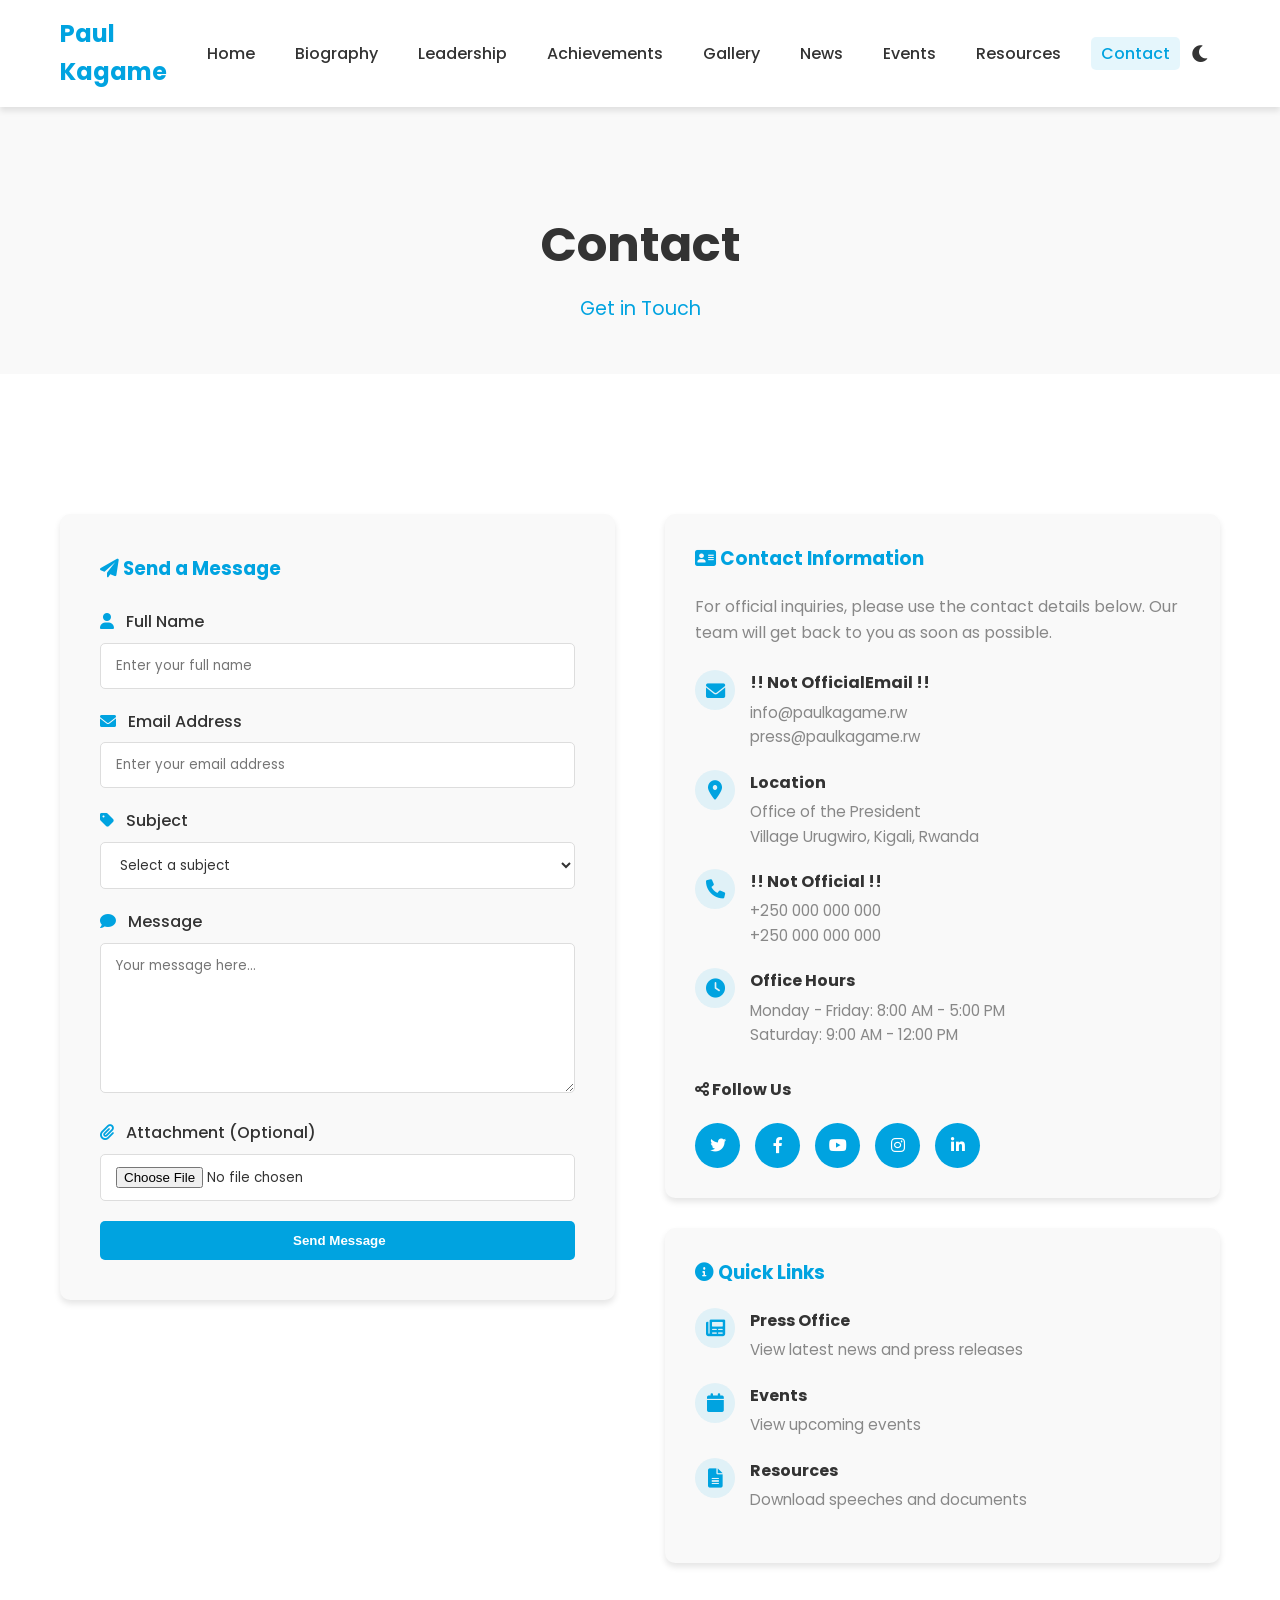
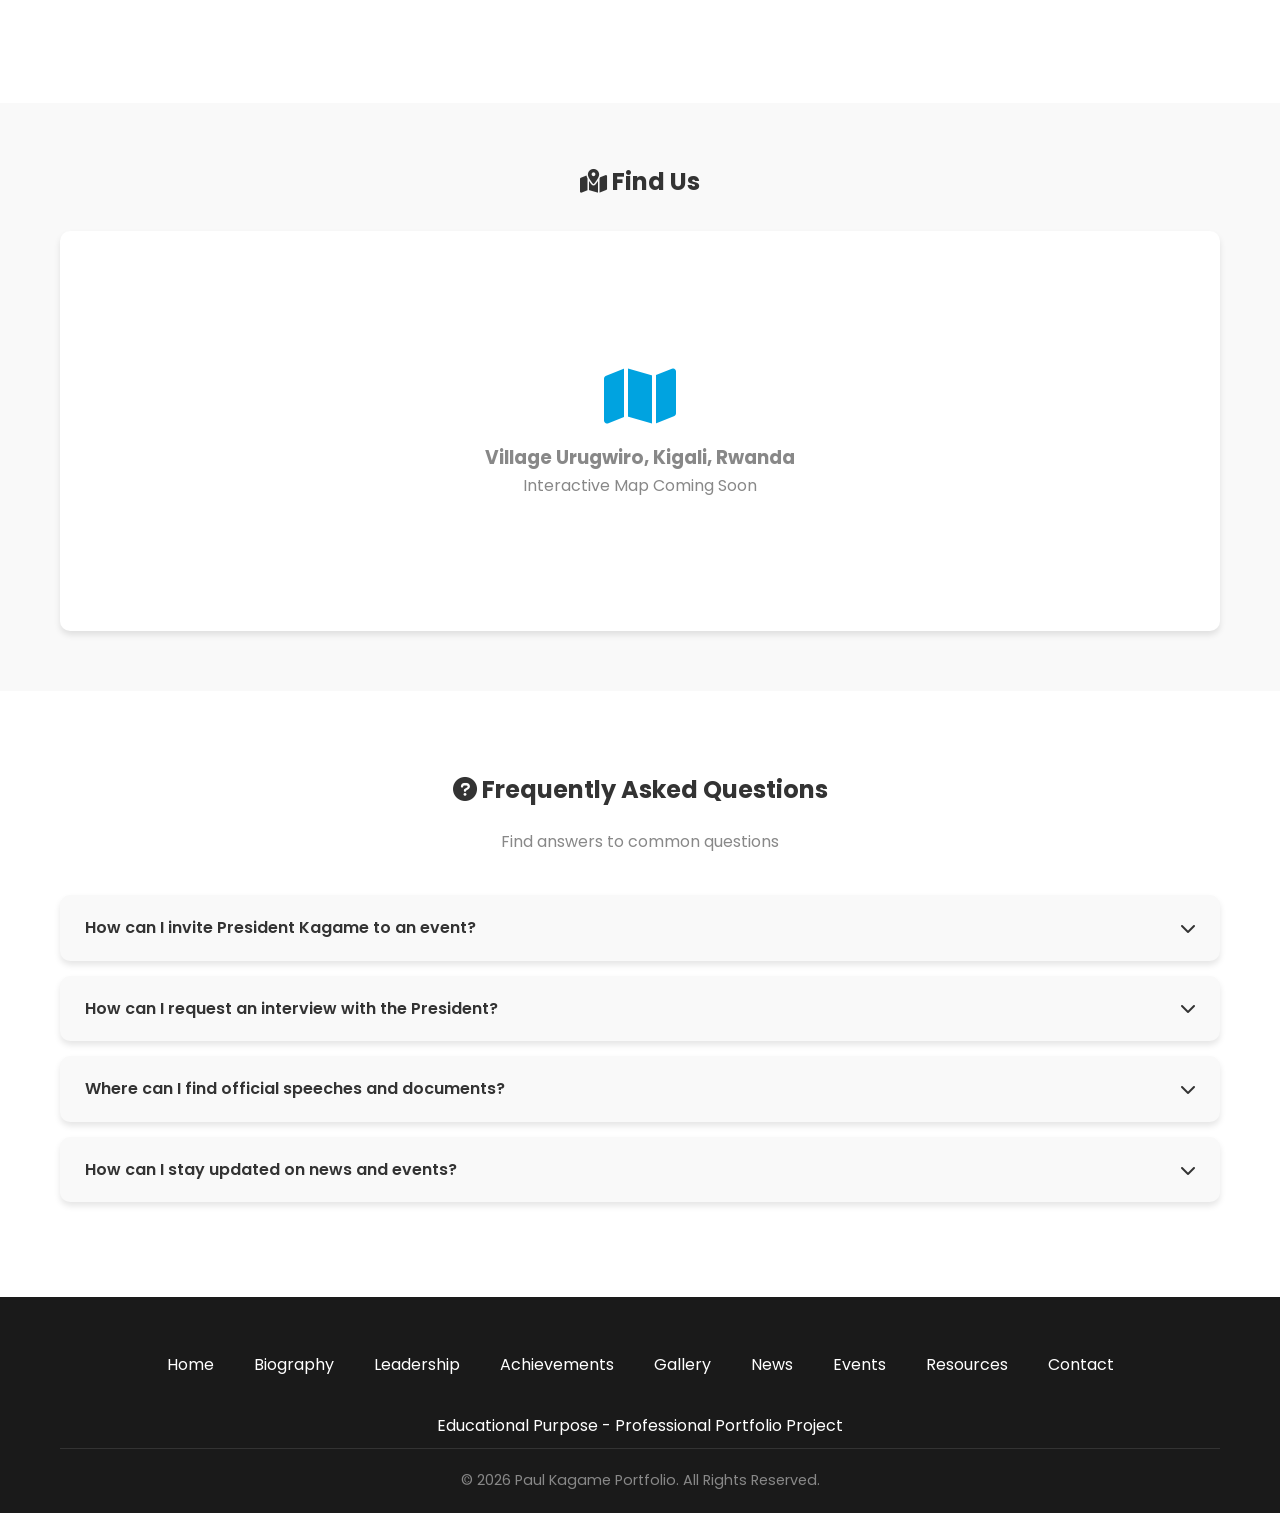
<file: contact.html>
<!DOCTYPE html>
<html lang="en">
<head>
    <meta charset="UTF-8">
    <meta name="viewport" content="width=device-width, initial-scale=1.0">
    <title>Contact | Paul Kagame</title>
    <link rel="stylesheet" href="assets/css/style.css">
    <link href="https://fonts.googleapis.com/css2?family=Poppins:wght@300;400;500;600;700&display=swap" rel="stylesheet">
    <link rel="stylesheet" href="https://cdnjs.cloudflare.com/ajax/libs/font-awesome/6.0.0/css/all.min.css">
    <style>
        .contact-grid {
            display: grid;
            grid-template-columns: 1fr 1fr;
            gap: 50px;
            padding: 80px 0;
        }
        .contact-form {
            background: var(--card-bg);
            padding: 40px;
            border-radius: 10px;
            box-shadow: var(--shadow);
        }
        .form-group {
            margin-bottom: 20px;
        }
        .form-group label {
            display: block;
            margin-bottom: 8px;
            font-weight: 500;
        }
        .form-group label i {
            color: var(--primary-color);
            margin-right: 8px;
        }
        .form-group input, .form-group textarea, .form-group select {
            width: 100%;
            padding: 12px 15px;
            border: 1px solid #ddd;
            border-radius: 5px;
            background: var(--bg-color);
            color: var(--text-color);
            font-family: inherit;
            transition: var(--transition);
        }
        .form-group input:focus, .form-group textarea:focus, .form-group select:focus {
            border-color: var(--primary-color);
            outline: none;
        }
        .form-group textarea {
            height: 150px;
            resize: vertical;
        }
        .error {
            color: #ff4d4d;
            font-size: 0.85rem;
            margin-top: 5px;
            display: none;
        }
        .success-msg {
            display: none;
            background: #d4edda;
            color: #155724;
            padding: 20px;
            border-radius: 5px;
            margin-bottom: 20px;
            text-align: center;
        }
        .success-msg i {
            font-size: 2rem;
            margin-bottom: 10px;
            display: block;
        }
        .file-preview {
            margin-top: 10px;
            font-size: 0.9rem;
            color: var(--primary-color);
        }
        .contact-info {
            display: flex;
            flex-direction: column;
            gap: 30px;
        }
        .info-card {
            background: var(--card-bg);
            padding: 30px;
            border-radius: 10px;
            box-shadow: var(--shadow);
        }
        .info-card h3 {
            color: var(--primary-color);
            margin-bottom: 20px;
        }
        .info-item {
            display: flex;
            align-items: flex-start;
            gap: 15px;
            margin-bottom: 20px;
        }
        .info-item i {
            font-size: 1.2rem;
            color: var(--primary-color);
            width: 40px;
            height: 40px;
            background: rgba(0, 163, 224, 0.1);
            display: flex;
            align-items: center;
            justify-content: center;
            border-radius: 50%;
            flex-shrink: 0;
        }
        .info-item h4 {
            margin-bottom: 5px;
            font-size: 1rem;
        }
        .info-item p {
            color: #888;
            font-size: 0.95rem;
        }
        .social-links {
            display: flex;
            gap: 15px;
            margin-top: 20px;
        }
        .social-links a {
            width: 45px;
            height: 45px;
            background: var(--primary-color);
            color: #fff;
            display: flex;
            align-items: center;
            justify-content: center;
            border-radius: 50%;
            transition: var(--transition);
        }
        .social-links a:hover {
            background: #0082b3;
            transform: translateY(-3px);
        }
        .map-section {
            padding: 60px 0;
            background: var(--card-bg);
        }
        .map-container {
            background: var(--bg-color);
            border-radius: 10px;
            height: 400px;
            display: flex;
            align-items: center;
            justify-content: center;
            box-shadow: var(--shadow);
        }
        .map-placeholder {
            text-align: center;
            color: #888;
        }
        .map-placeholder i {
            font-size: 4rem;
            color: var(--primary-color);
            margin-bottom: 15px;
        }
        .faq-section {
            padding: 80px 0;
        }
        .faq-item {
            background: var(--card-bg);
            border-radius: 10px;
            margin-bottom: 15px;
            overflow: hidden;
            box-shadow: var(--shadow);
        }
        .faq-question {
            padding: 20px 25px;
            cursor: pointer;
            display: flex;
            justify-content: space-between;
            align-items: center;
            font-weight: 600;
            transition: var(--transition);
        }
        .faq-question:hover {
            background: rgba(0, 163, 224, 0.05);
        }
        .faq-question i {
            transition: var(--transition);
        }
        .faq-item.active .faq-question i {
            transform: rotate(180deg);
        }
        .faq-answer {
            padding: 0 25px;
            max-height: 0;
            overflow: hidden;
            transition: var(--transition);
        }
        .faq-item.active .faq-answer {
            padding: 0 25px 20px;
            max-height: 200px;
        }
        .faq-answer p {
            color: #888;
            line-height: 1.7;
        }
        @media (max-width: 768px) {
            .contact-grid { grid-template-columns: 1fr; }
        }
    </style>
</head>
<body>

    <header>
        <div class="container">
            <nav>
                <div class="logo">Paul Kagame</div>
                <ul class="nav-links">
                    <li><a href="index.html">Home</a></li>
                    <li><a href="biography.html">Biography</a></li>
                    <li><a href="leadership.html">Leadership</a></li>
                    <li><a href="achievements.html">Achievements</a></li>
                    <li><a href="gallery.html">Gallery</a></li>
                    <li><a href="news.html">News</a></li>
                    <li><a href="events.html">Events</a></li>
                    <li><a href="resources.html">Resources</a></li>
                    <li><a href="contact.html" class="active">Contact</a></li>
                </ul>
                <div class="nav-controls">
                    <div id="theme-toggle"><i class="fas fa-moon"></i></div>
                    <div class="hamburger"><i class="fas fa-bars"></i></div>
                </div>
            </nav>
        </div>
    </header>

    <section class="page-header" style="padding: 100px 0 50px; background: var(--card-bg); text-align: center;">
        <div class="container">
            <h1>Contact</h1>
            <p style="font-size: 1.2rem; color: var(--primary-color);">Get in Touch</p>
        </div>
    </section>

    <section class="contact-section reveal">
        <div class="container">
            <div class="contact-grid">
                <div class="contact-form-container">
                    <div id="success-message" class="success-msg">
                        <i class="fas fa-check-circle"></i>
                        <strong>Thank you!</strong><br>Your message has been sent successfully. We will get back to you soon.
                    </div>
                    <form id="contactForm" class="contact-form">
                        <h3 style="margin-bottom: 25px; color: var(--primary-color);"><i class="fas fa-paper-plane"></i> Send a Message</h3>
                        
                        <div class="form-group">
                            <label for="name"><i class="fas fa-user"></i> Full Name</label>
                            <input type="text" id="name" placeholder="Enter your full name">
                            <div id="name-error" class="error"><i class="fas fa-exclamation-circle"></i> Name is required.</div>
                        </div>
                        
                        <div class="form-group">
                            <label for="email"><i class="fas fa-envelope"></i> Email Address</label>
                            <input type="email" id="email" placeholder="Enter your email address">
                            <div id="email-error" class="error"><i class="fas fa-exclamation-circle"></i> Please enter a valid email address.</div>
                        </div>
                        
                        <div class="form-group">
                            <label for="subject"><i class="fas fa-tag"></i> Subject</label>
                            <select id="subject">
                                <option value="">Select a subject</option>
                                <option value="general">General Inquiry</option>
                                <option value="media">Media Request</option>
                                <option value="event">Event Invitation</option>
                                <option value="partnership">Partnership Opportunity</option>
                                <option value="other">Other</option>
                            </select>
                        </div>
                        
                        <div class="form-group">
                            <label for="message"><i class="fas fa-comment"></i> Message</label>
                            <textarea id="message" placeholder="Your message here..."></textarea>
                            <div id="message-error" class="error"><i class="fas fa-exclamation-circle"></i> Message is required.</div>
                        </div>
                        
                        <div class="form-group">
                            <label for="file"><i class="fas fa-paperclip"></i> Attachment (Optional)</label>
                            <input type="file" id="file" onchange="previewFile()">
                            <div id="file-preview" class="file-preview"></div>
                        </div>
                        
                        <button type="submit" class="btn" style="width: 100%;"><i class="fas fa-send"></i> Send Message</button>
                    </form>
                </div>
                
                <div class="contact-info">
                    <div class="info-card">
                        <h3><i class="fas fa-address-card"></i> Contact Information</h3>
                        <p style="margin-bottom: 25px; color: #888;">For official inquiries, please use the contact details below. Our team will get back to you as soon as possible.</p>
                        
                        <div class="info-item">
                            <i class="fas fa-envelope"></i>
                            <div>
                                <h4>!! Not OfficialEmail !!</h4>
                                <p>info@paulkagame.rw</p>
                                <p>press@paulkagame.rw</p>
                            </div>
                        </div>
                        
                        <div class="info-item">
                            <i class="fas fa-map-marker-alt"></i>
                            <div>
                                <h4>Location</h4>
                                <p>Office of the President</p>
                                <p>Village Urugwiro, Kigali, Rwanda</p>
                            </div>
                        </div>
                        
                        <div class="info-item">
                            <i class="fas fa-phone"></i>
                            <div>
                                <h4>!! Not Official !!</h4>
                                <p>+250 000 000 000</p>
                                <p>+250 000 000 000</p>
                            </div>
                        </div>
                        
                        <div class="info-item">
                            <i class="fas fa-clock"></i>
                            <div>
                                <h4>Office Hours</h4>
                                <p>Monday - Friday: 8:00 AM - 5:00 PM</p>
                                <p>Saturday: 9:00 AM - 12:00 PM</p>
                            </div>
                        </div>
                        
                        <h4 style="margin-top: 30px; margin-bottom: 15px;"><i class="fas fa-share-alt"></i> Follow Us</h4>
                        <div class="social-links">
                            <a href="#" title="Twitter"><i class="fab fa-twitter"></i></a>
                            <a href="#" title="Facebook"><i class="fab fa-facebook-f"></i></a>
                            <a href="#" title="YouTube"><i class="fab fa-youtube"></i></a>
                            <a href="#" title="Instagram"><i class="fab fa-instagram"></i></a>
                            <a href="#" title="LinkedIn"><i class="fab fa-linkedin-in"></i></a>
                        </div>
                    </div>
                    
                    <div class="info-card">
                        <h3><i class="fas fa-info-circle"></i> Quick Links</h3>
                        <div class="info-item">
                            <i class="fas fa-newspaper"></i>
                            <div>
                                <h4>Press Office</h4>
                                <p><a href="news.html">View latest news and press releases</a></p>
                            </div>
                        </div>
                        <div class="info-item">
                            <i class="fas fa-calendar"></i>
                            <div>
                                <h4>Events</h4>
                                <p><a href="events.html">View upcoming events</a></p>
                            </div>
                        </div>
                        <div class="info-item">
                            <i class="fas fa-file-alt"></i>
                            <div>
                                <h4>Resources</h4>
                                <p><a href="resources.html">Download speeches and documents</a></p>
                            </div>
                        </div>
                    </div>
                </div>
            </div>
        </div>
    </section>

    <section class="map-section reveal">
        <div class="container">
            <h2 style="text-align: center; margin-bottom: 30px;"><i class="fas fa-map-marked-alt"></i> Find Us</h2>
            <div class="map-container">
                <div class="map-placeholder">
                    <i class="fas fa-map"></i>
                    <h3>Village Urugwiro, Kigali, Rwanda</h3>
                    <p>Interactive Map Coming Soon</p>
                </div>
            </div>
        </div>
    </section>

    <section class="faq-section reveal">
        <div class="container">
            <h2 style="text-align: center; margin-bottom: 20px;"><i class="fas fa-question-circle"></i> Frequently Asked Questions</h2>
            <p style="text-align: center; max-width: 600px; margin: 0 auto 40px; color: #888;">Find answers to common questions</p>
            
            <div class="faq-item">
                <div class="faq-question" onclick="toggleFaq(this)">
                    <span>How can I invite President Kagame to an event?</span>
                    <i class="fas fa-chevron-down"></i>
                </div>
                <div class="faq-answer">
                    <p>Event invitations should be sent at least 3 months in advance through the official contact form or by email to events@paulkagame.rw. Please include details about the event, date, location, and expected audience.</p>
                </div>
            </div>
            
            <div class="faq-item">
                <div class="faq-question" onclick="toggleFaq(this)">
                    <span>How can I request an interview with the President?</span>
                    <i class="fas fa-chevron-down"></i>
                </div>
                <div class="faq-answer">
                    <p>Media interview requests should be directed to press@paulkagame.rw with details about your media outlet, the purpose of the interview, and proposed dates. Our press team will review and respond to your request.</p>
                </div>
            </div>
            
            <div class="faq-item">
                <div class="faq-question" onclick="toggleFaq(this)">
                    <span>Where can I find official speeches and documents?</span>
                    <i class="fas fa-chevron-down"></i>
                </div>
                <div class="faq-answer">
                    <p>All official speeches, policy documents, and publications are available in the <a href="resources.html">Resources</a> section of this website. You can download PDF versions of most documents.</p>
                </div>
            </div>
            
            <div class="faq-item">
                <div class="faq-question" onclick="toggleFaq(this)">
                    <span>How can I stay updated on news and events?</span>
                    <i class="fas fa-chevron-down"></i>
                </div>
                <div class="faq-answer">
                    <p>You can stay updated by visiting our <a href="news.html">News</a> section, subscribing to our newsletter on the <a href="events.html">Events</a> page, or following our official social media accounts.</p>
                </div>
            </div>
        </div>
    </section>

    <footer>
        <div class="container">
            <div class="footer-links">
                <a href="index.html">Home</a>
                <a href="biography.html">Biography</a>
                <a href="leadership.html">Leadership</a>
                <a href="achievements.html">Achievements</a>
                <a href="gallery.html">Gallery</a>
                <a href="news.html">News</a>
                <a href="events.html">Events</a>
                <a href="resources.html">Resources</a>
                <a href="contact.html">Contact</a>
            </div>
            <p style="margin-bottom: 10px;">Educational Purpose - Professional Portfolio Project</p>
            <div class="footer-bottom">
                &copy; 2026 Paul Kagame Portfolio. All Rights Reserved.
            </div>
        </div>
    </footer>

    <div id="scroll-top"><i class="fas fa-arrow-up"></i></div>

    <script src="assets/js/main.js"></script>
    <script>
        function previewFile() {
            const file = document.getElementById('file').files[0];
            const preview = document.getElementById('file-preview');
            if (file) {
                preview.innerHTML = `<i class="fas fa-file"></i> Selected file: ${file.name} (${(file.size/1024).toFixed(1)} KB)`;
            } else {
                preview.innerHTML = '';
            }
        }

        document.getElementById('contactForm').addEventListener('submit', function(e) {
            e.preventDefault();
            
            let isValid = true;
            const name = document.getElementById('name');
            const email = document.getElementById('email');
            const message = document.getElementById('message');
            
            // Simple Validation
            if (!name.value.trim()) {
                document.getElementById('name-error').style.display = 'block';
                isValid = false;
            } else {
                document.getElementById('name-error').style.display = 'none';
            }
            
            const emailRegex = /^[^\s@]+@[^\s@]+\.[^\s@]+$/;
            if (!emailRegex.test(email.value.trim())) {
                document.getElementById('email-error').style.display = 'block';
                isValid = false;
            } else {
                document.getElementById('email-error').style.display = 'none';
            }
            
            if (!message.value.trim()) {
                document.getElementById('message-error').style.display = 'block';
                isValid = false;
            } else {
                document.getElementById('message-error').style.display = 'none';
            }
            
            if (isValid) {
                // Store message in localStorage for demo purposes
                let messages = JSON.parse(localStorage.getItem('contactMessages') || '[]');
                messages.push({
                    name: name.value,
                    email: email.value,
                    subject: document.getElementById('subject').value,
                    message: message.value,
                    timestamp: new Date().toISOString()
                });
                localStorage.setItem('contactMessages', JSON.stringify(messages));
                
                document.getElementById('contactForm').style.display = 'none';
                document.getElementById('success-message').style.display = 'block';
                this.reset();
            }
        });
        
        function toggleFaq(element) {
            const faqItem = element.parentElement;
            faqItem.classList.toggle('active');
        }
    </script>
</body>
</html>
</file>
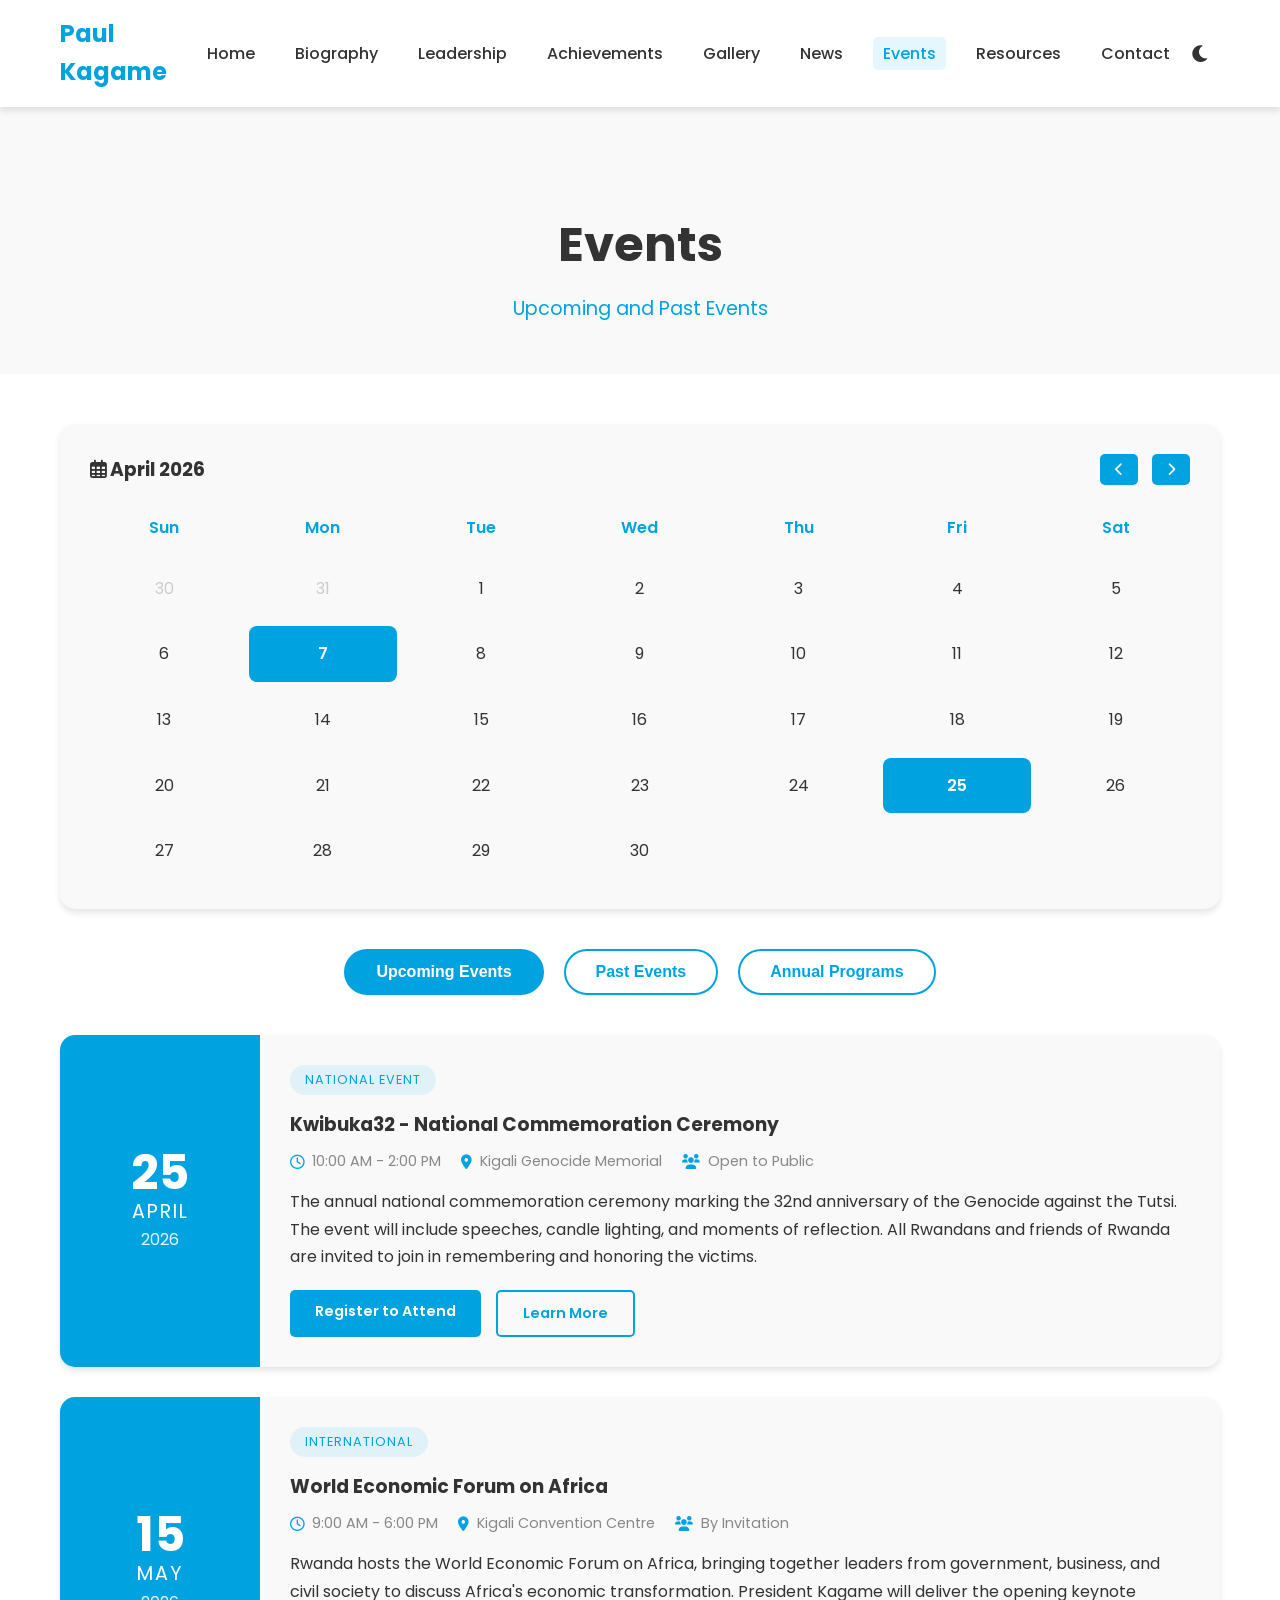
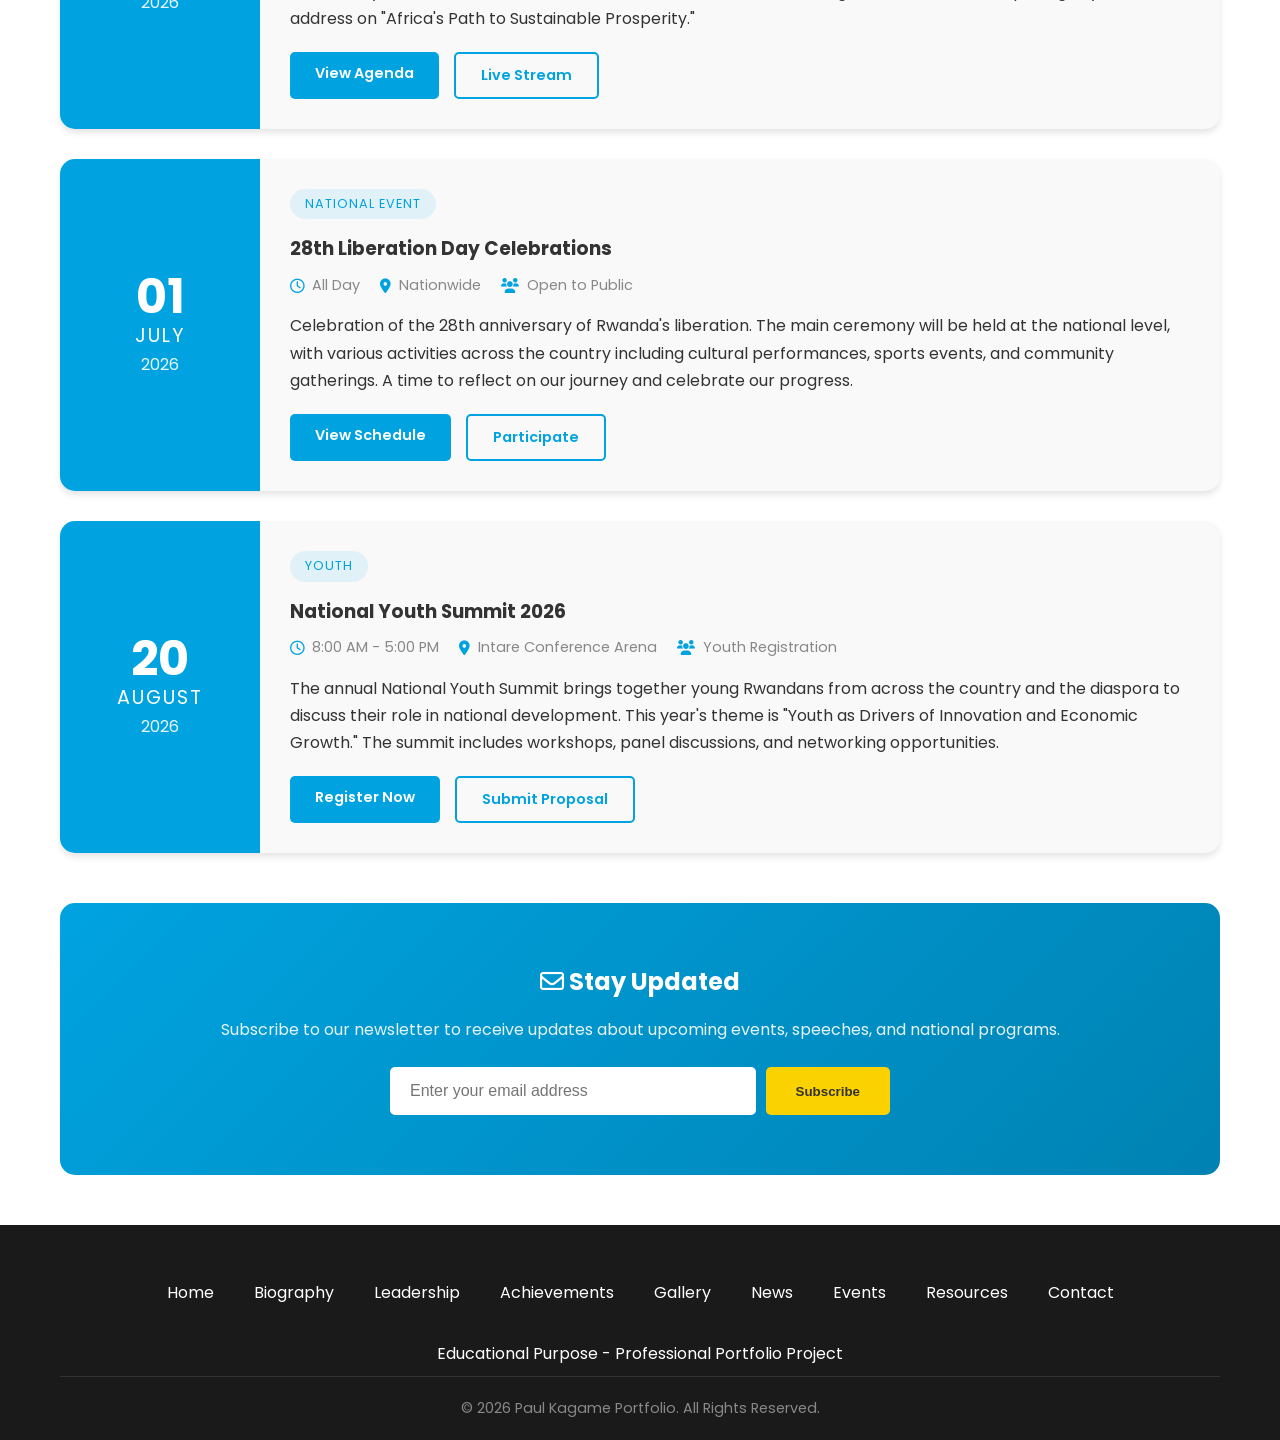
<file: events.html>
<!DOCTYPE html>
<html lang="en">
<head>
    <meta charset="UTF-8">
    <meta name="viewport" content="width=device-width, initial-scale=1.0">
    <title>Events | Paul Kagame</title>
    <link rel="stylesheet" href="assets/css/style.css">
    <link href="https://fonts.googleapis.com/css2?family=Poppins:wght@300;400;500;600;700&display=swap" rel="stylesheet">
    <link rel="stylesheet" href="https://cdnjs.cloudflare.com/ajax/libs/font-awesome/6.0.0/css/all.min.css">
    <style>
        .events-container {
            padding: 50px 0;
        }
        .event-tabs {
            display: flex;
            justify-content: center;
            gap: 20px;
            margin-bottom: 40px;
            flex-wrap: wrap;
        }
        .event-tab {
            padding: 12px 30px;
            border: 2px solid var(--primary-color);
            background: transparent;
            color: var(--primary-color);
            border-radius: 30px;
            cursor: pointer;
            transition: var(--transition);
            font-weight: 600;
            font-size: 1rem;
        }
        .event-tab:hover, .event-tab.active {
            background: var(--primary-color);
            color: #fff;
        }
        .event-content {
            display: none;
        }
        .event-content.active {
            display: block;
        }
        .event-card {
            background: var(--card-bg);
            border-radius: 15px;
            overflow: hidden;
            box-shadow: var(--shadow);
            margin-bottom: 30px;
            display: grid;
            grid-template-columns: 200px 1fr;
            transition: var(--transition);
        }
        .event-card:hover {
            transform: translateY(-5px);
            box-shadow: 0 10px 25px rgba(0, 0, 0, 0.15);
        }
        .event-date-box {
            background: var(--primary-color);
            color: #fff;
            display: flex;
            flex-direction: column;
            align-items: center;
            justify-content: center;
            padding: 30px;
            text-align: center;
        }
        .event-date-box .day {
            font-size: 3rem;
            font-weight: 700;
            line-height: 1;
        }
        .event-date-box .month {
            font-size: 1.2rem;
            text-transform: uppercase;
            letter-spacing: 2px;
        }
        .event-date-box .year {
            font-size: 1rem;
            opacity: 0.9;
        }
        .event-details {
            padding: 30px;
        }
        .event-category {
            display: inline-block;
            padding: 5px 15px;
            background: rgba(0, 163, 224, 0.1);
            color: var(--primary-color);
            border-radius: 20px;
            font-size: 0.8rem;
            text-transform: uppercase;
            letter-spacing: 1px;
            margin-bottom: 15px;
        }
        .event-details h3 {
            margin-bottom: 10px;
            color: var(--text-color);
        }
        .event-meta {
            display: flex;
            gap: 20px;
            margin-bottom: 15px;
            flex-wrap: wrap;
        }
        .event-meta span {
            display: flex;
            align-items: center;
            gap: 8px;
            color: #888;
            font-size: 0.9rem;
        }
        .event-meta i {
            color: var(--primary-color);
        }
        .event-details p {
            margin-bottom: 20px;
            line-height: 1.7;
        }
        .event-actions {
            display: flex;
            gap: 15px;
        }
        .event-actions .btn {
            padding: 10px 25px;
            font-size: 0.9rem;
        }
        .btn-outline {
            background: transparent;
            border: 2px solid var(--primary-color);
            color: var(--primary-color);
        }
        .btn-outline:hover {
            background: var(--primary-color);
            color: #fff;
        }
        .calendar-widget {
            background: var(--card-bg);
            border-radius: 15px;
            padding: 30px;
            margin-bottom: 40px;
            box-shadow: var(--shadow);
        }
        .calendar-header {
            display: flex;
            justify-content: space-between;
            align-items: center;
            margin-bottom: 20px;
        }
        .calendar-grid {
            display: grid;
            grid-template-columns: repeat(7, 1fr);
            gap: 10px;
            text-align: center;
        }
        .calendar-grid .day-name {
            font-weight: 600;
            color: var(--primary-color);
            padding: 10px;
        }
        .calendar-grid .day {
            padding: 15px 10px;
            border-radius: 8px;
            cursor: pointer;
            transition: var(--transition);
        }
        .calendar-grid .day:hover {
            background: rgba(0, 163, 224, 0.1);
        }
        .calendar-grid .day.has-event {
            background: var(--primary-color);
            color: #fff;
            font-weight: 600;
        }
        .calendar-grid .day.other-month {
            color: #ccc;
        }
        .newsletter-section {
            background: linear-gradient(135deg, var(--primary-color), #0082b3);
            color: #fff;
            padding: 60px 0;
            text-align: center;
            border-radius: 15px;
            margin-top: 50px;
        }
        .newsletter-section h2 {
            margin-bottom: 15px;
        }
        .newsletter-section p {
            margin-bottom: 25px;
            opacity: 0.9;
        }
        .newsletter-form {
            display: flex;
            max-width: 500px;
            margin: 0 auto;
            gap: 10px;
        }
        .newsletter-form input {
            flex: 1;
            padding: 15px 20px;
            border: none;
            border-radius: 5px;
            font-size: 1rem;
        }
        .newsletter-form button {
            padding: 15px 30px;
            background: var(--secondary-color);
            color: #333;
            border: none;
            border-radius: 5px;
            font-weight: 600;
            cursor: pointer;
            transition: var(--transition);
        }
        .newsletter-form button:hover {
            background: #e5c200;
        }
        @media (max-width: 768px) {
            .event-card {
                grid-template-columns: 1fr;
            }
            .event-date-box {
                flex-direction: row;
                gap: 15px;
                padding: 20px;
            }
            .event-date-box .day {
                font-size: 2rem;
            }
        }
    </style>
</head>
<body>

    <header>
        <div class="container">
            <nav>
                <div class="logo">Paul Kagame</div>
                <ul class="nav-links">
                    <li><a href="index.html">Home</a></li>
                    <li><a href="biography.html">Biography</a></li>
                    <li><a href="leadership.html">Leadership</a></li>
                    <li><a href="achievements.html">Achievements</a></li>
                    <li><a href="gallery.html">Gallery</a></li>
                    <li><a href="news.html">News</a></li>
                    <li><a href="events.html" class="active">Events</a></li>
                    <li><a href="resources.html">Resources</a></li>
                    <li><a href="contact.html">Contact</a></li>
                </ul>
                <div class="nav-controls">
                    <div id="theme-toggle"><i class="fas fa-moon"></i></div>
                    <div class="hamburger"><i class="fas fa-bars"></i></div>
                </div>
            </nav>
        </div>
    </header>

    <section class="page-header" style="padding: 100px 0 50px; background: var(--card-bg); text-align: center;">
        <div class="container">
            <h1>Events</h1>
            <p style="font-size: 1.2rem; color: var(--primary-color);">Upcoming and Past Events</p>
        </div>
    </section>

    <section class="events-container reveal">
        <div class="container">
            <!-- Calendar Widget -->
            <div class="calendar-widget">
                <div class="calendar-header">
                    <h3><i class="far fa-calendar-alt"></i> April 2026</h3>
                    <div>
                        <button class="btn" style="padding: 8px 15px; margin-right: 10px;"><i class="fas fa-chevron-left"></i></button>
                        <button class="btn" style="padding: 8px 15px;"><i class="fas fa-chevron-right"></i></button>
                    </div>
                </div>
                <div class="calendar-grid">
                    <div class="day-name">Sun</div>
                    <div class="day-name">Mon</div>
                    <div class="day-name">Tue</div>
                    <div class="day-name">Wed</div>
                    <div class="day-name">Thu</div>
                    <div class="day-name">Fri</div>
                    <div class="day-name">Sat</div>
                    
                    <div class="day other-month">30</div>
                    <div class="day other-month">31</div>
                    <div class="day">1</div>
                    <div class="day">2</div>
                    <div class="day">3</div>
                    <div class="day">4</div>
                    <div class="day">5</div>
                    <div class="day">6</div>
                    <div class="day has-event">7</div>
                    <div class="day">8</div>
                    <div class="day">9</div>
                    <div class="day">10</div>
                    <div class="day">11</div>
                    <div class="day">12</div>
                    <div class="day">13</div>
                    <div class="day">14</div>
                    <div class="day">15</div>
                    <div class="day">16</div>
                    <div class="day">17</div>
                    <div class="day">18</div>
                    <div class="day">19</div>
                    <div class="day">20</div>
                    <div class="day">21</div>
                    <div class="day">22</div>
                    <div class="day">23</div>
                    <div class="day">24</div>
                    <div class="day has-event">25</div>
                    <div class="day">26</div>
                    <div class="day">27</div>
                    <div class="day">28</div>
                    <div class="day">29</div>
                    <div class="day">30</div>
                </div>
            </div>

            <!-- Event Tabs -->
            <div class="event-tabs">
                <button class="event-tab active" onclick="showEvents('upcoming')">Upcoming Events</button>
                <button class="event-tab" onclick="showEvents('past')">Past Events</button>
                <button class="event-tab" onclick="showEvents('annual')">Annual Programs</button>
            </div>

            <!-- Upcoming Events -->
            <div id="upcoming" class="event-content active">
                <div class="event-card">
                    <div class="event-date-box">
                        <span class="day">25</span>
                        <span class="month">April</span>
                        <span class="year">2026</span>
                    </div>
                    <div class="event-details">
                        <span class="event-category">National Event</span>
                        <h3>Kwibuka32 - National Commemoration Ceremony</h3>
                        <div class="event-meta">
                            <span><i class="far fa-clock"></i> 10:00 AM - 2:00 PM</span>
                            <span><i class="fas fa-map-marker-alt"></i> Kigali Genocide Memorial</span>
                            <span><i class="fas fa-users"></i> Open to Public</span>
                        </div>
                        <p>The annual national commemoration ceremony marking the 32nd anniversary of the Genocide against the Tutsi. The event will include speeches, candle lighting, and moments of reflection. All Rwandans and friends of Rwanda are invited to join in remembering and honoring the victims.</p>
                        <div class="event-actions">
                            <a href="#" class="btn">Register to Attend</a>
                            <a href="#" class="btn btn-outline">Learn More</a>
                        </div>
                    </div>
                </div>

                <div class="event-card">
                    <div class="event-date-box">
                        <span class="day">15</span>
                        <span class="month">May</span>
                        <span class="year">2026</span>
                    </div>
                    <div class="event-details">
                        <span class="event-category">International</span>
                        <h3>World Economic Forum on Africa</h3>
                        <div class="event-meta">
                            <span><i class="far fa-clock"></i> 9:00 AM - 6:00 PM</span>
                            <span><i class="fas fa-map-marker-alt"></i> Kigali Convention Centre</span>
                            <span><i class="fas fa-users"></i> By Invitation</span>
                        </div>
                        <p>Rwanda hosts the World Economic Forum on Africa, bringing together leaders from government, business, and civil society to discuss Africa's economic transformation. President Kagame will deliver the opening keynote address on "Africa's Path to Sustainable Prosperity."</p>
                        <div class="event-actions">
                            <a href="#" class="btn">View Agenda</a>
                            <a href="#" class="btn btn-outline">Live Stream</a>
                        </div>
                    </div>
                </div>

                <div class="event-card">
                    <div class="event-date-box">
                        <span class="day">01</span>
                        <span class="month">July</span>
                        <span class="year">2026</span>
                    </div>
                    <div class="event-details">
                        <span class="event-category">National Event</span>
                        <h3>28th Liberation Day Celebrations</h3>
                        <div class="event-meta">
                            <span><i class="far fa-clock"></i> All Day</span>
                            <span><i class="fas fa-map-marker-alt"></i> Nationwide</span>
                            <span><i class="fas fa-users"></i> Open to Public</span>
                        </div>
                        <p>Celebration of the 28th anniversary of Rwanda's liberation. The main ceremony will be held at the national level, with various activities across the country including cultural performances, sports events, and community gatherings. A time to reflect on our journey and celebrate our progress.</p>
                        <div class="event-actions">
                            <a href="#" class="btn">View Schedule</a>
                            <a href="#" class="btn btn-outline">Participate</a>
                        </div>
                    </div>
                </div>

                <div class="event-card">
                    <div class="event-date-box">
                        <span class="day">20</span>
                        <span class="month">August</span>
                        <span class="year">2026</span>
                    </div>
                    <div class="event-details">
                        <span class="event-category">Youth</span>
                        <h3>National Youth Summit 2026</h3>
                        <div class="event-meta">
                            <span><i class="far fa-clock"></i> 8:00 AM - 5:00 PM</span>
                            <span><i class="fas fa-map-marker-alt"></i> Intare Conference Arena</span>
                            <span><i class="fas fa-users"></i> Youth Registration</span>
                        </div>
                        <p>The annual National Youth Summit brings together young Rwandans from across the country and the diaspora to discuss their role in national development. This year's theme is "Youth as Drivers of Innovation and Economic Growth." The summit includes workshops, panel discussions, and networking opportunities.</p>
                        <div class="event-actions">
                            <a href="#" class="btn">Register Now</a>
                            <a href="#" class="btn btn-outline">Submit Proposal</a>
                        </div>
                    </div>
                </div>
            </div>

            <!-- Past Events -->
            <div id="past" class="event-content">
                <div class="event-card">
                    <div class="event-date-box" style="background: #888;">
                        <span class="day">07</span>
                        <span class="month">April</span>
                        <span class="year">2025</span>
                    </div>
                    <div class="event-details">
                        <span class="event-category">National Event</span>
                        <h3>Kwibuka31 - 31st Commemoration</h3>
                        <div class="event-meta">
                            <span><i class="far fa-clock"></i> Completed</span>
                            <span><i class="fas fa-map-marker-alt"></i> Kigali Genocide Memorial</span>
                            <span><i class="fas fa-users"></i> 5,000+ Attendees</span>
                        </div>
                        <p>The 31st commemoration of the Genocide against the Tutsi was marked by solemn ceremonies across the country. President Kagame delivered a powerful address calling for continued vigilance against genocide ideology and divisionism.</p>
                        <div class="event-actions">
                            <a href="#" class="btn"><i class="fas fa-play"></i> Watch Recording</a>
                            <a href="#" class="btn btn-outline"><i class="fas fa-download"></i> Speech PDF</a>
                        </div>
                    </div>
                </div>

                <div class="event-card">
                    <div class="event-date-box" style="background: #888;">
                        <span class="day">04</span>
                        <span class="month">July</span>
                        <span class="year">2025</span>
                    </div>
                    <div class="event-details">
                        <span class="event-category">National Event</span>
                        <h3>27th Liberation Day</h3>
                        <div class="event-meta">
                            <span><i class="far fa-clock"></i> Completed</span>
                            <span><i class="fas fa-map-marker-alt"></i> Bugesera District</span>
                            <span><i class="fas fa-users"></i> 10,000+ Attendees</span>
                        </div>
                        <p>The 27th Liberation Day celebrations featured the inauguration of several development projects, including new health centers and schools. The theme was "Together We Prosper," highlighting the importance of unity in national development.</p>
                        <div class="event-actions">
                            <a href="#" class="btn"><i class="fas fa-images"></i> View Gallery</a>
                            <a href="#" class="btn btn-outline"><i class="fas fa-newspaper"></i> Read Report</a>
                        </div>
                    </div>
                </div>

                <div class="event-card">
                    <div class="event-date-box" style="background: #888;">
                        <span class="day">15</span>
                        <span class="month">December</span>
                        <span class="year">2025</span>
                    </div>
                    <div class="event-details">
                        <span class="event-category">International</span>
                        <h3>Commonwealth Heads of Government Meeting</h3>
                        <div class="event-meta">
                            <span><i class="far fa-clock"></i> Completed</span>
                            <span><i class="fas fa-map-marker-alt"></i> Kigali Convention Centre</span>
                            <span><i class="fas fa-users"></i> 54 Member States</span>
                        </div>
                        <p>Rwanda successfully hosted the Commonwealth Heads of Government Meeting (CHOGM), the first to be held in the country. The summit focused on "Delivering a Common Future: Connecting, Innovating, Transforming."</p>
                        <div class="event-actions">
                            <a href="#" class="btn"><i class="fas fa-play"></i> Summit Highlights</a>
                            <a href="#" class="btn btn-outline"><i class="fas fa-file-alt"></i> Communiqué</a>
                        </div>
                    </div>
                </div>
            </div>

            <!-- Annual Programs -->
            <div id="annual" class="event-content">
                <div class="event-card">
                    <div class="event-date-box">
                        <span class="day">Last</span>
                        <span class="month">Saturday</span>
                        <span class="year">Monthly</span>
                    </div>
                    <div class="event-details">
                        <span class="event-category">Community</span>
                        <h3>Umuganda - National Community Work</h3>
                        <div class="event-meta">
                            <span><i class="far fa-clock"></i> 8:00 AM - 11:00 AM</span>
                            <span><i class="fas fa-map-marker-alt"></i> Nationwide</span>
                            <span><i class="fas fa-users"></i> All Citizens</span>
                        </div>
                        <p>Umuganda is Rwanda's monthly national community work program held on the last Saturday of every month. Citizens come together to work on community projects such as building roads, cleaning public spaces, planting trees, and helping vulnerable community members. It is a powerful expression of Rwandan unity and collective responsibility.</p>
                        <div class="event-actions">
                            <a href="#" class="btn">Learn More</a>
                            <a href="#" class="btn btn-outline">Find Your Sector</a>
                        </div>
                    </div>
                </div>

                <div class="event-card">
                    <div class="event-date-box">
                        <span class="day">07</span>
                        <span class="month">April</span>
                        <span class="year">Annual</span>
                    </div>
                    <div class="event-details">
                        <span class="event-category">Memorial</span>
                        <h3>Kwibuka - Genocide Commemoration</h3>
                        <div class="event-meta">
                            <span><i class="far fa-clock"></i> 100 Days</span>
                            <span><i class="fas fa-map-marker-alt"></i> Nationwide & Diaspora</span>
                            <span><i class="fas fa-users"></i> All Rwandans</span>
                        </div>
                        <p>The annual commemoration period begins on April 7th and lasts for 100 days, marking the duration of the 1994 Genocide against the Tutsi. The period includes memorial services, educational programs, and community dialogues about unity and reconciliation.</p>
                        <div class="event-actions">
                            <a href="#" class="btn">Commemoration Guide</a>
                            <a href="#" class="btn btn-outline">Diaspora Events</a>
                        </div>
                    </div>
                </div>

                <div class="event-card">
                    <div class="event-date-box">
                        <span class="day">04</span>
                        <span class="month">July</span>
                        <span class="year">Annual</span>
                    </div>
                    <div class="event-details">
                        <span class="event-category">Celebration</span>
                        <h3>Liberation Day - Kwibohora</h3>
                        <div class="event-meta">
                            <span><i class="far fa-clock"></i> All Day</span>
                            <span><i class="fas fa-map-marker-alt"></i> Nationwide</span>
                            <span><i class="fas fa-users"></i> Open to Public</span>
                        </div>
                        <p>Celebration of Rwanda's liberation on July 4, 1994, which marked the end of the Genocide against the Tutsi. The day is celebrated with ceremonies, cultural events, and the inauguration of development projects. It is a time to reflect on Rwanda's journey and celebrate the progress made.</p>
                        <div class="event-actions">
                            <a href="#" class="btn">Celebration Schedule</a>
                            <a href="#" class="btn btn-outline">Historical Background</a>
                        </div>
                    </div>
                </div>
            </div>

            <!-- Newsletter Section -->
            <div class="newsletter-section">
                <h2><i class="far fa-envelope"></i> Stay Updated</h2>
                <p>Subscribe to our newsletter to receive updates about upcoming events, speeches, and national programs.</p>
                <form class="newsletter-form" onsubmit="subscribeNewsletter(event)">
                    <input type="email" placeholder="Enter your email address" required>
                    <button type="submit">Subscribe</button>
                </form>
                <p id="subscribe-message" style="margin-top: 15px; display: none;"><i class="fas fa-check-circle"></i> Thank you for subscribing!</p>
            </div>
        </div>
    </section>

    <footer>
        <div class="container">
            <div class="footer-links">
                <a href="index.html">Home</a>
                <a href="biography.html">Biography</a>
                <a href="leadership.html">Leadership</a>
                <a href="achievements.html">Achievements</a>
                <a href="gallery.html">Gallery</a>
                <a href="news.html">News</a>
                <a href="events.html">Events</a>
                <a href="resources.html">Resources</a>
                <a href="contact.html">Contact</a>
            </div>
            <p style="margin-bottom: 10px;">Educational Purpose - Professional Portfolio Project</p>
            <div class="footer-bottom">
                &copy; 2026 Paul Kagame Portfolio. All Rights Reserved.
            </div>
        </div>
    </footer>

    <div id="scroll-top"><i class="fas fa-arrow-up"></i></div>

    <script src="assets/js/main.js"></script>
    <script>
        function showEvents(type) {
            // Hide all event contents
            document.querySelectorAll('.event-content').forEach(content => {
                content.classList.remove('active');
            });
            
            // Remove active class from all tabs
            document.querySelectorAll('.event-tab').forEach(tab => {
                tab.classList.remove('active');
            });
            
            // Show selected content
            document.getElementById(type).classList.add('active');
            
            // Add active class to clicked tab
            event.target.classList.add('active');
        }
        
        function subscribeNewsletter(e) {
            e.preventDefault();
            const email = e.target.querySelector('input').value;
            
            // Store subscription in localStorage
            let subscribers = JSON.parse(localStorage.getItem('newsletterSubscribers') || '[]');
            if (!subscribers.includes(email)) {
                subscribers.push(email);
                localStorage.setItem('newsletterSubscribers', JSON.stringify(subscribers));
            }
            
            // Show success message
            document.getElementById('subscribe-message').style.display = 'block';
            e.target.reset();
            
            setTimeout(() => {
                document.getElementById('subscribe-message').style.display = 'none';
            }, 5000);
        }
    </script>
</body>
</html>
</file>
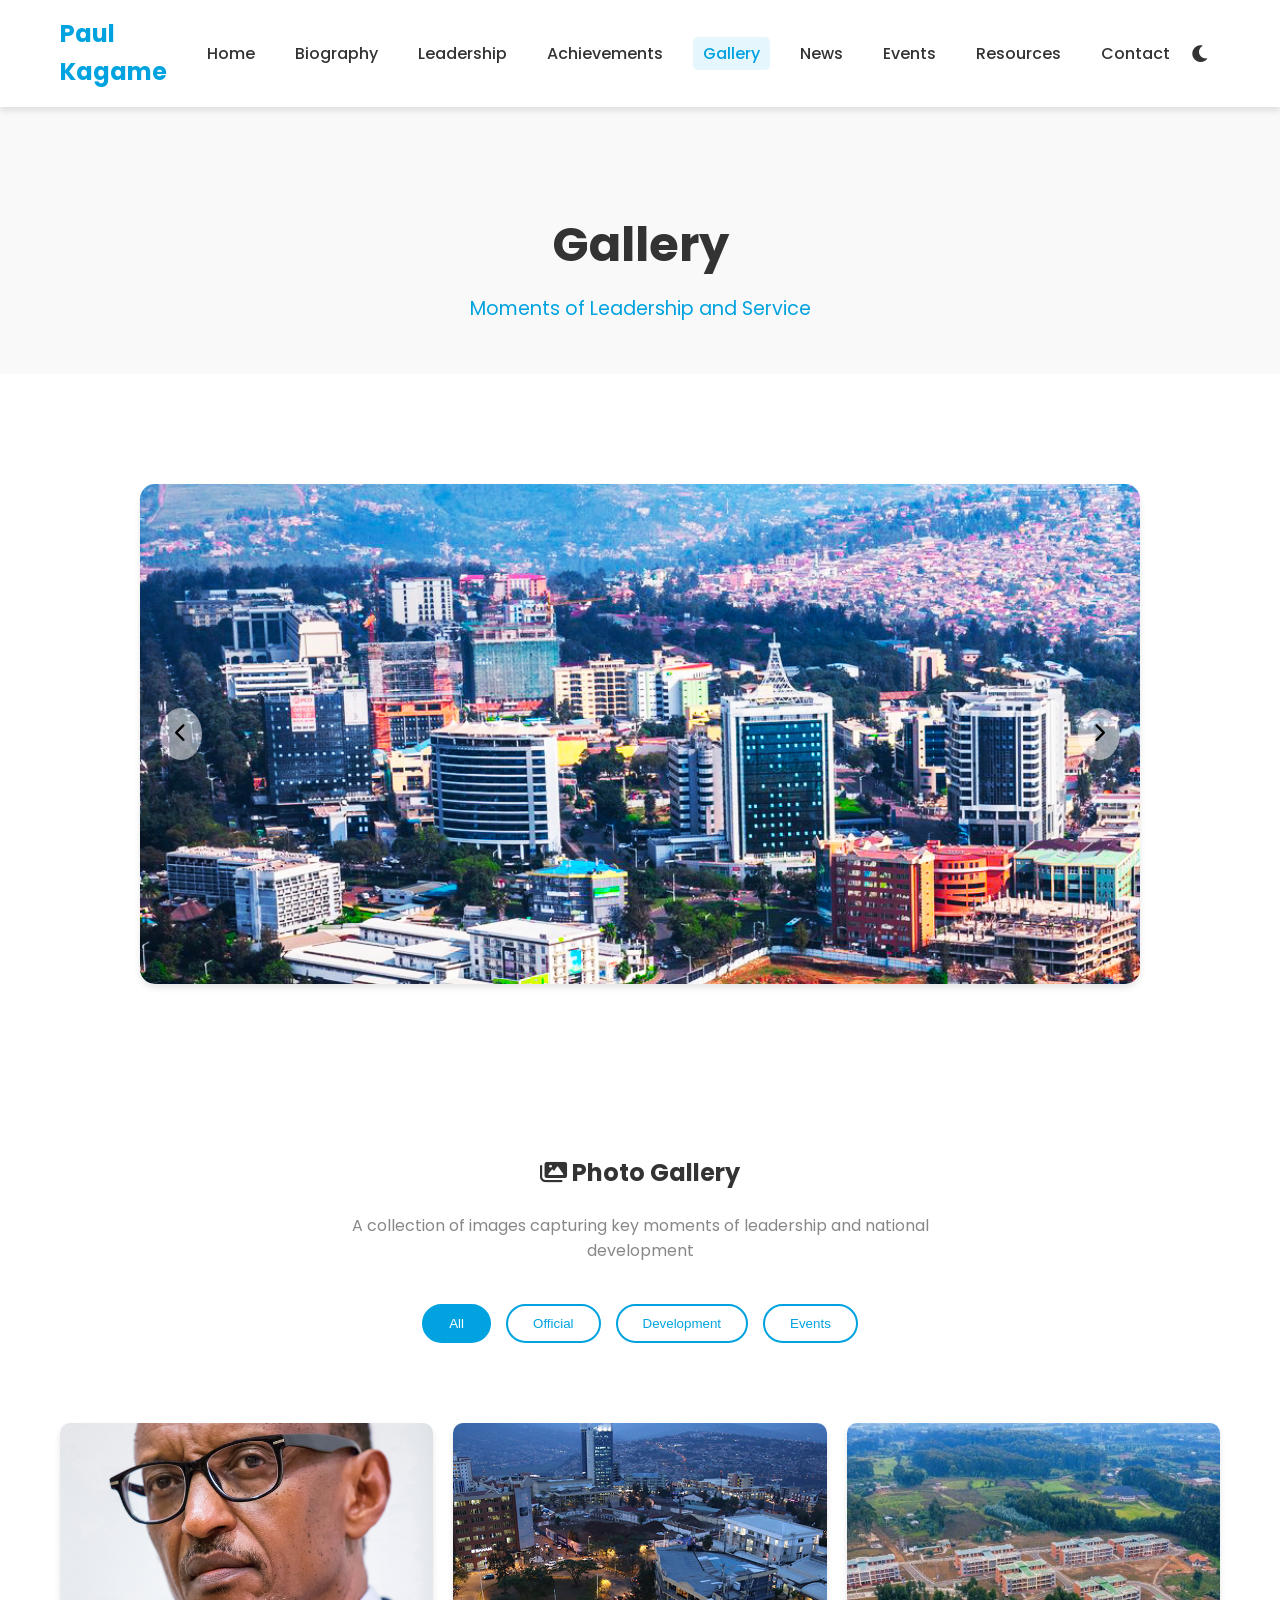
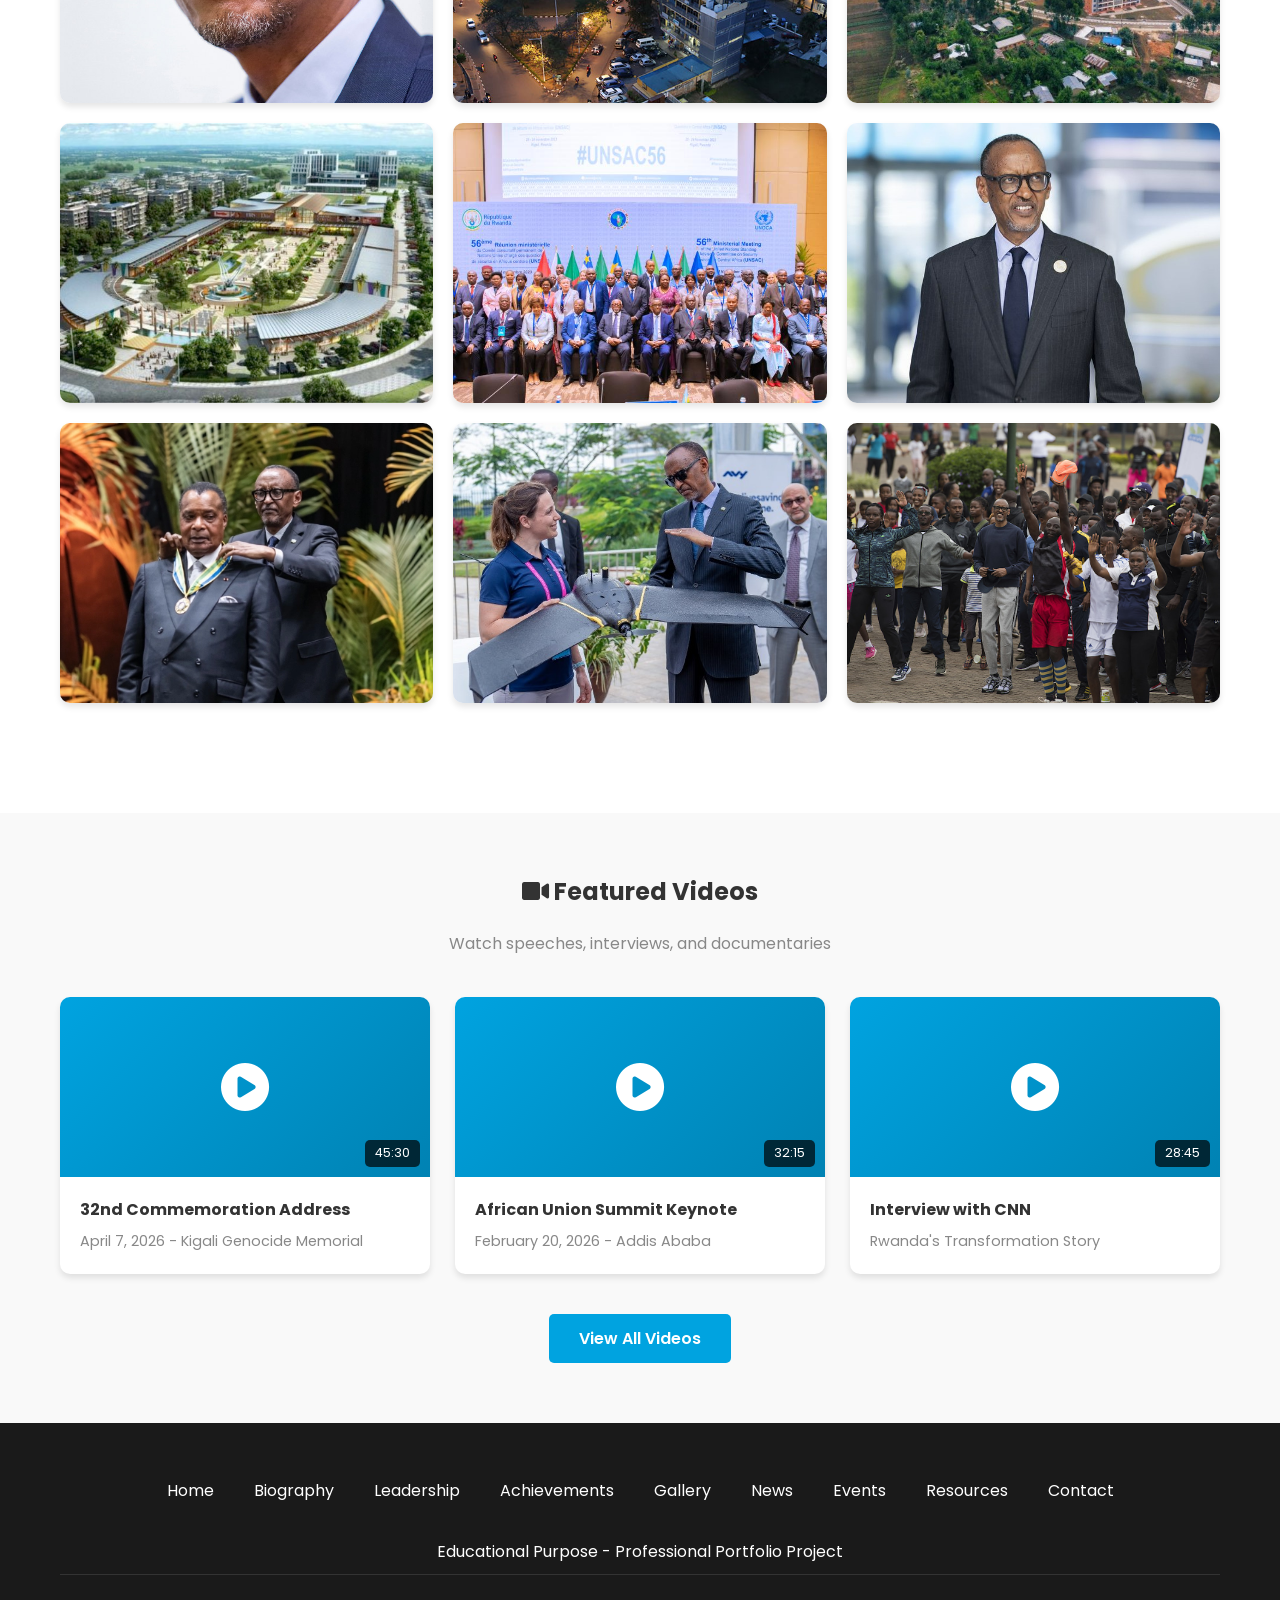
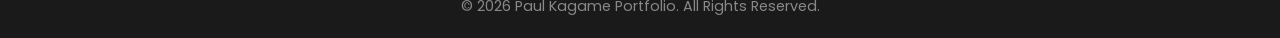
<file: gallery.html>
<!DOCTYPE html>
<html lang="en">
<head>
    <meta charset="UTF-8">
    <meta name="viewport" content="width=device-width, initial-scale=1.0">
    <title>Gallery | Paul Kagame</title>
    <link rel="stylesheet" href="assets/css/style.css">
    <link href="https://fonts.googleapis.com/css2?family=Poppins:wght@300;400;500;600;700&display=swap" rel="stylesheet">
    <link rel="stylesheet" href="https://cdnjs.cloudflare.com/ajax/libs/font-awesome/6.0.0/css/all.min.css">
    <style>
        .gallery-grid {
            display: grid;
            grid-template-columns: repeat(auto-fill, minmax(300px, 1fr));
            gap: 20px;
            padding: 50px 0;
        }
        .gallery-item {
            position: relative;
            overflow: hidden;
            border-radius: 10px;
            cursor: pointer;
            box-shadow: var(--shadow);
            aspect-ratio: 4/3;
        }
        .gallery-item img {
            width: 100%;
            height: 100%;
            object-fit: cover;
            transition: var(--transition);
        }
        .gallery-item:hover img {
            transform: scale(1.1);
        }
        .overlay {
            position: absolute;
            top: 0;
            left: 0;
            width: 100%;
            height: 100%;
            background: rgba(0, 163, 224, 0.8);
            display: flex;
            align-items: center;
            justify-content: center;
            opacity: 0;
            transition: var(--transition);
            color: #fff;
            font-weight: 600;
            flex-direction: column;
        }
        .gallery-item:hover .overlay {
            opacity: 1;
        }
        .overlay i {
            font-size: 2rem;
            margin-bottom: 10px;
        }

        /* Modal */
        .modal {
            display: none;
            position: fixed;
            z-index: 2000;
            top: 0;
            left: 0;
            width: 100%;
            height: 100%;
            background: rgba(0,0,0,0.95);
            align-items: center;
            justify-content: center;
            flex-direction: column;
        }
        .modal.active {
            display: flex;
        }
        .modal-content {
            max-width: 90%;
            max-height: 80vh;
            border-radius: 10px;
        }
        .modal-caption {
            color: #fff;
            margin-top: 20px;
            font-size: 1.2rem;
            text-align: center;
        }
        .close-modal {
            position: absolute;
            top: 30px;
            right: 30px;
            color: #fff;
            font-size: 2.5rem;
            cursor: pointer;
            transition: var(--transition);
        }
        .close-modal:hover {
            color: var(--primary-color);
        }
        .modal-nav {
            position: absolute;
            top: 50%;
            transform: translateY(-50%);
            background: rgba(255, 255, 255, 0.2);
            color: #fff;
            border: none;
            padding: 20px;
            cursor: pointer;
            font-size: 1.5rem;
            border-radius: 50%;
            transition: var(--transition);
        }
        .modal-nav:hover {
            background: var(--primary-color);
        }
        .modal-prev { left: 20px; }
        .modal-next { right: 20px; }

        /* Slider */
        .slider-container {
            position: relative;
            max-width: 1000px;
            margin: 50px auto;
            overflow: hidden;
            border-radius: 15px;
            box-shadow: var(--shadow);
        }
        .slider {
            display: flex;
            transition: transform 0.5s ease-in-out;
        }
        .slide {
            min-width: 100%;
        }
        .slide img {
            width: 100%;
            height: 500px;
            object-fit: cover;
        }
        .slider-btn {
            position: absolute;
            top: 50%;
            transform: translateY(-50%);
            background: rgba(255,255,255,0.5);
            border: none;
            padding: 15px;
            cursor: pointer;
            border-radius: 50%;
            font-size: 1.2rem;
            transition: var(--transition);
        }
        .slider-btn:hover {
            background: #fff;
        }
        .prev { left: 20px; }
        .next { right: 20px; }
        .gallery-filter {
            display: flex;
            justify-content: center;
            gap: 15px;
            margin-bottom: 30px;
            flex-wrap: wrap;
        }
        .filter-btn {
            padding: 10px 25px;
            border: 2px solid var(--primary-color);
            background: transparent;
            color: var(--primary-color);
            border-radius: 25px;
            cursor: pointer;
            transition: var(--transition);
            font-weight: 500;
        }
        .filter-btn:hover, .filter-btn.active {
            background: var(--primary-color);
            color: #fff;
        }
        .video-section {
            padding: 60px 0;
            background: var(--card-bg);
        }
        .video-grid {
            display: grid;
            grid-template-columns: repeat(auto-fit, minmax(300px, 1fr));
            gap: 25px;
            margin-top: 40px;
        }
        .video-card {
            background: var(--bg-color);
            border-radius: 10px;
            overflow: hidden;
            box-shadow: var(--shadow);
        }
        .video-thumbnail {
            position: relative;
            height: 180px;
            background: linear-gradient(135deg, var(--primary-color), #0082b3);
            display: flex;
            align-items: center;
            justify-content: center;
        }
        .video-thumbnail i {
            font-size: 3rem;
            color: #fff;
            transition: var(--transition);
        }
        .video-card:hover .video-thumbnail i {
            transform: scale(1.2);
        }
        .video-duration {
            position: absolute;
            bottom: 10px;
            right: 10px;
            background: rgba(0, 0, 0, 0.7);
            color: #fff;
            padding: 3px 10px;
            border-radius: 5px;
            font-size: 0.8rem;
        }
        .video-info {
            padding: 20px;
        }
        .video-info h4 {
            margin-bottom: 8px;
        }
        .video-info p {
            color: #888;
            font-size: 0.9rem;
        }
    </style>
</head>
<body>

    <header>
        <div class="container">
            <nav>
                <div class="logo">Paul Kagame</div>
                <ul class="nav-links">
                    <li><a href="index.html">Home</a></li>
                    <li><a href="biography.html">Biography</a></li>
                    <li><a href="leadership.html">Leadership</a></li>
                    <li><a href="achievements.html">Achievements</a></li>
                    <li><a href="gallery.html" class="active">Gallery</a></li>
                    <li><a href="news.html">News</a></li>
                    <li><a href="events.html">Events</a></li>
                    <li><a href="resources.html">Resources</a></li>
                    <li><a href="contact.html">Contact</a></li>
                </ul>
                <div class="nav-controls">
                    <div id="theme-toggle"><i class="fas fa-moon"></i></div>
                    <div class="hamburger"><i class="fas fa-bars"></i></div>
                </div>
            </nav>
        </div>
    </header>

    <section class="page-header" style="padding: 100px 0 50px; background: var(--card-bg); text-align: center;">
        <div class="container">
            <h1>Gallery</h1>
            <p style="font-size: 1.2rem; color: var(--primary-color);">Moments of Leadership and Service</p>
        </div>
    </section>

    <section class="gallery-slider reveal">
        <div class="container">
            <div class="slider-container">
                <div class="slider" id="slider">
                    <div class="slide"><img src="assets/images/Rwanda Dev2.png" alt="Rwanda Development"></div>
                    <div class="slide"><img src="assets/images/Model Village.jpg" alt="Model Village"></div>
                    <div class="slide"><img src="assets/images/Public Address.jpg" alt="Public Address"></div>
                </div>
                <button class="slider-btn prev" onclick="moveSlide(-1)"><i class="fas fa-chevron-left"></i></button>
                <button class="slider-btn next" onclick="moveSlide(1)"><i class="fas fa-chevron-right"></i></button>
            </div>
        </div>
    </section>

    <section class="gallery-section reveal">
        <div class="container">
            <h2 style="text-align: center; margin-bottom: 20px;"><i class="fas fa-images"></i> Photo Gallery</h2>
            <p style="text-align: center; max-width: 600px; margin: 0 auto 40px; color: #888;">A collection of images capturing key moments of leadership and national development</p>
            
            <div class="gallery-filter">
                <button class="filter-btn active" onclick="filterGallery('all')">All</button>
                <button class="filter-btn" onclick="filterGallery('official')">Official</button>
                <button class="filter-btn" onclick="filterGallery('development')">Development</button>
                <button class="filter-btn" onclick="filterGallery('events')">Events</button>
            </div>
            
            <div class="gallery-grid" id="galleryGrid">
                <div class="gallery-item" data-category="official" onclick="openModal(0)">
                    <img src="assets/images/Propi.jpg" alt="Official Portrait">
                    <div class="overlay"><i class="fas fa-search-plus"></i> View Large</div>
                </div>
                <div class="gallery-item" data-category="development" onclick="openModal(1)">
                    <img src="assets/images/Rwanda's Rapid Development.jpg" alt="Rwanda's Rapid Development">
                    <div class="overlay"><i class="fas fa-search-plus"></i> View Large</div>
                </div>
                <div class="gallery-item" data-category="events" onclick="openModal(2)">
                    <img src="assets/images/Inaugurating Karama Model Village.jpg" alt="Inaugurating Karama Model Village">
                    <div class="overlay"><i class="fas fa-search-plus"></i> View Large</div>
                </div>
                <div class="gallery-item" data-category="development" onclick="openModal(3)">
                    <img src="assets/images/Eco-Friendly Housing Projects.jpg" alt="Eco-Friendly Housing Projects">
                    <div class="overlay"><i class="fas fa-search-plus"></i> View Large</div>
                </div>
                <div class="gallery-item" data-category="official" onclick="openModal(4)">
                    <img src="assets/images/Addressing the Nation.jpg" alt="Addressing the Nation">
                    <div class="overlay"><i class="fas fa-search-plus"></i> View Large</div>
                </div>
                <div class="gallery-item" data-category="official" onclick="openModal(5)">
                    <img src="assets/images/Inspirational Leadership.jpg" alt="Inspirational Leadership">
                    <div class="overlay"><i class="fas fa-search-plus"></i> View Large</div>
                </div>
                <div class="gallery-item" data-category="events" onclick="openModal(6)">
                    <img src="assets/images/National Event.webp" alt="National Event">
                    <div class="overlay"><i class="fas fa-search-plus"></i> View Large</div>
                </div>
                <div class="gallery-item" data-category="development" onclick="openModal(7)">
                    <img src="assets/images/Infrastructure Development.jpg" alt="Infrastructure Development">
                    <div class="overlay"><i class="fas fa-search-plus"></i> View Large</div>
                </div>
                <div class="gallery-item" data-category="events" onclick="openModal(8)">
                    <img src="assets/images/Community Event.jpg" alt="Community Event">
                    <div class="overlay"><i class="fas fa-search-plus"></i> View Large</div>
                </div>
            </div>
        </div>
    </section>

    <section class="video-section reveal">
        <div class="container">
            <h2 style="text-align: center; margin-bottom: 20px;"><i class="fas fa-video"></i> Featured Videos</h2>
            <p style="text-align: center; max-width: 600px; margin: 0 auto 40px; color: #888;">Watch speeches, interviews, and documentaries</p>
            <div class="video-grid">
                <div class="video-card">
                    <div class="video-thumbnail">
                        <i class="fas fa-play-circle"></i>
                        <span class="video-duration">45:30</span>
                    </div>
                    <div class="video-info">
                        <h4>32nd Commemoration Address</h4>
                        <p>April 7, 2026 - Kigali Genocide Memorial</p>
                    </div>
                </div>
                <div class="video-card">
                    <div class="video-thumbnail">
                        <i class="fas fa-play-circle"></i>
                        <span class="video-duration">32:15</span>
                    </div>
                    <div class="video-info">
                        <h4>African Union Summit Keynote</h4>
                        <p>February 20, 2026 - Addis Ababa</p>
                    </div>
                </div>
                <div class="video-card">
                    <div class="video-thumbnail">
                        <i class="fas fa-play-circle"></i>
                        <span class="video-duration">28:45</span>
                    </div>
                    <div class="video-info">
                        <h4>Interview with CNN</h4>
                        <p>Rwanda's Transformation Story</p>
                    </div>
                </div>
            </div>
            <div style="text-align: center; margin-top: 40px;">
                <a href="resources.html#videos" class="btn">View All Videos</a>
            </div>
        </div>
    </section>

    <div class="modal" id="galleryModal">
        <span class="close-modal" onclick="closeModal()">&times;</span>
        <button class="modal-nav modal-prev" onclick="changeImage(-1)"><i class="fas fa-chevron-left"></i></button>
        <button class="modal-nav modal-next" onclick="changeImage(1)"><i class="fas fa-chevron-right"></i></button>
        <img class="modal-content" id="modalImg">
        <div class="modal-caption" id="modalCaption"></div>
    </div>

    <footer>
        <div class="container">
            <div class="footer-links">
                <a href="index.html">Home</a>
                <a href="biography.html">Biography</a>
                <a href="leadership.html">Leadership</a>
                <a href="achievements.html">Achievements</a>
                <a href="gallery.html">Gallery</a>
                <a href="news.html">News</a>
                <a href="events.html">Events</a>
                <a href="resources.html">Resources</a>
                <a href="contact.html">Contact</a>
            </div>
            <p style="margin-bottom: 10px;">Educational Purpose - Professional Portfolio Project</p>
            <div class="footer-bottom">
                &copy; 2026 Paul Kagame Portfolio. All Rights Reserved.
            </div>
        </div>
    </footer>

    <div id="scroll-top"><i class="fas fa-arrow-up"></i></div>

    <script src="assets/js/main.js"></script>
    <script>
        // Gallery images data
        const galleryImages = [
            { src: 'assets/images/Addressing the Nation.jpg', caption: 'Official Portrait' },
            { src: 'assets/images/Rwanda\'s Rapid Development.jpg', caption: 'Rwanda\'s Rapid Development' },
            { src: 'assets/images/Inaugurating Karama Model Village.jpg', caption: 'Inaugurating Karama Model Village' },
            { src: 'assets/images/Eco-Friendly Housing Projects.jpg', caption: 'Eco-Friendly Housing Projects' },
            { src: 'assets/images/Addressing the Nation.jpg', caption: 'Addressing the Nation' },
            { src: 'assets/images/Inspirational Leadership.jpg', caption: 'Inspirational Leadership' },
            { src: 'assets/images/National Event.jpg', caption: 'National Event' },
            { src: 'assets/images/Infrastructure Development.jpg', caption: 'Infrastructure Development' },
            { src: 'assets/images/Community Event.jpg', caption: 'Community Event' }
        ];
        
        let currentImageIndex = 0;

        // Slider
        let currentSlide = 0;
        const slider = document.getElementById('slider');
        const slides = document.querySelectorAll('.slide');

        function moveSlide(direction) {
            currentSlide = (currentSlide + direction + slides.length) % slides.length;
            slider.style.transform = `translateX(-${currentSlide * 100}%)`;
        }

        // Auto slide
        setInterval(() => moveSlide(1), 5000);

        // Modal
        const modal = document.getElementById('galleryModal');
        const modalImg = document.getElementById('modalImg');
        const modalCaption = document.getElementById('modalCaption');

        function openModal(index) {
            currentImageIndex = index;
            updateModalImage();
            modal.classList.add('active');
            document.body.style.overflow = 'hidden';
        }
        
        function updateModalImage() {
            modalImg.src = galleryImages[currentImageIndex].src;
            modalCaption.innerText = galleryImages[currentImageIndex].caption;
        }
        
        function changeImage(direction) {
            currentImageIndex = (currentImageIndex + direction + galleryImages.length) % galleryImages.length;
            updateModalImage();
        }

        function closeModal() {
            modal.classList.remove('active');
            document.body.style.overflow = '';
        }

        // Close modal on outside click
        modal.addEventListener('click', function(event) {
            if (event.target === modal) {
                closeModal();
            }
        });
        
        // Keyboard navigation
        document.addEventListener('keydown', function(e) {
            if (!modal.classList.contains('active')) return;
            
            if (e.key === 'Escape') closeModal();
            if (e.key === 'ArrowLeft') changeImage(-1);
            if (e.key === 'ArrowRight') changeImage(1);
        });
        
        // Gallery filter
        function filterGallery(category) {
            const items = document.querySelectorAll('.gallery-item');
            const buttons = document.querySelectorAll('.filter-btn');
            
            buttons.forEach(btn => btn.classList.remove('active'));
            event.target.classList.add('active');
            
            items.forEach(item => {
                if (category === 'all' || item.dataset.category === category) {
                    item.style.display = 'block';
                } else {
                    item.style.display = 'none';
                }
            });
        }
    </script>
</body>
</html>
</file>
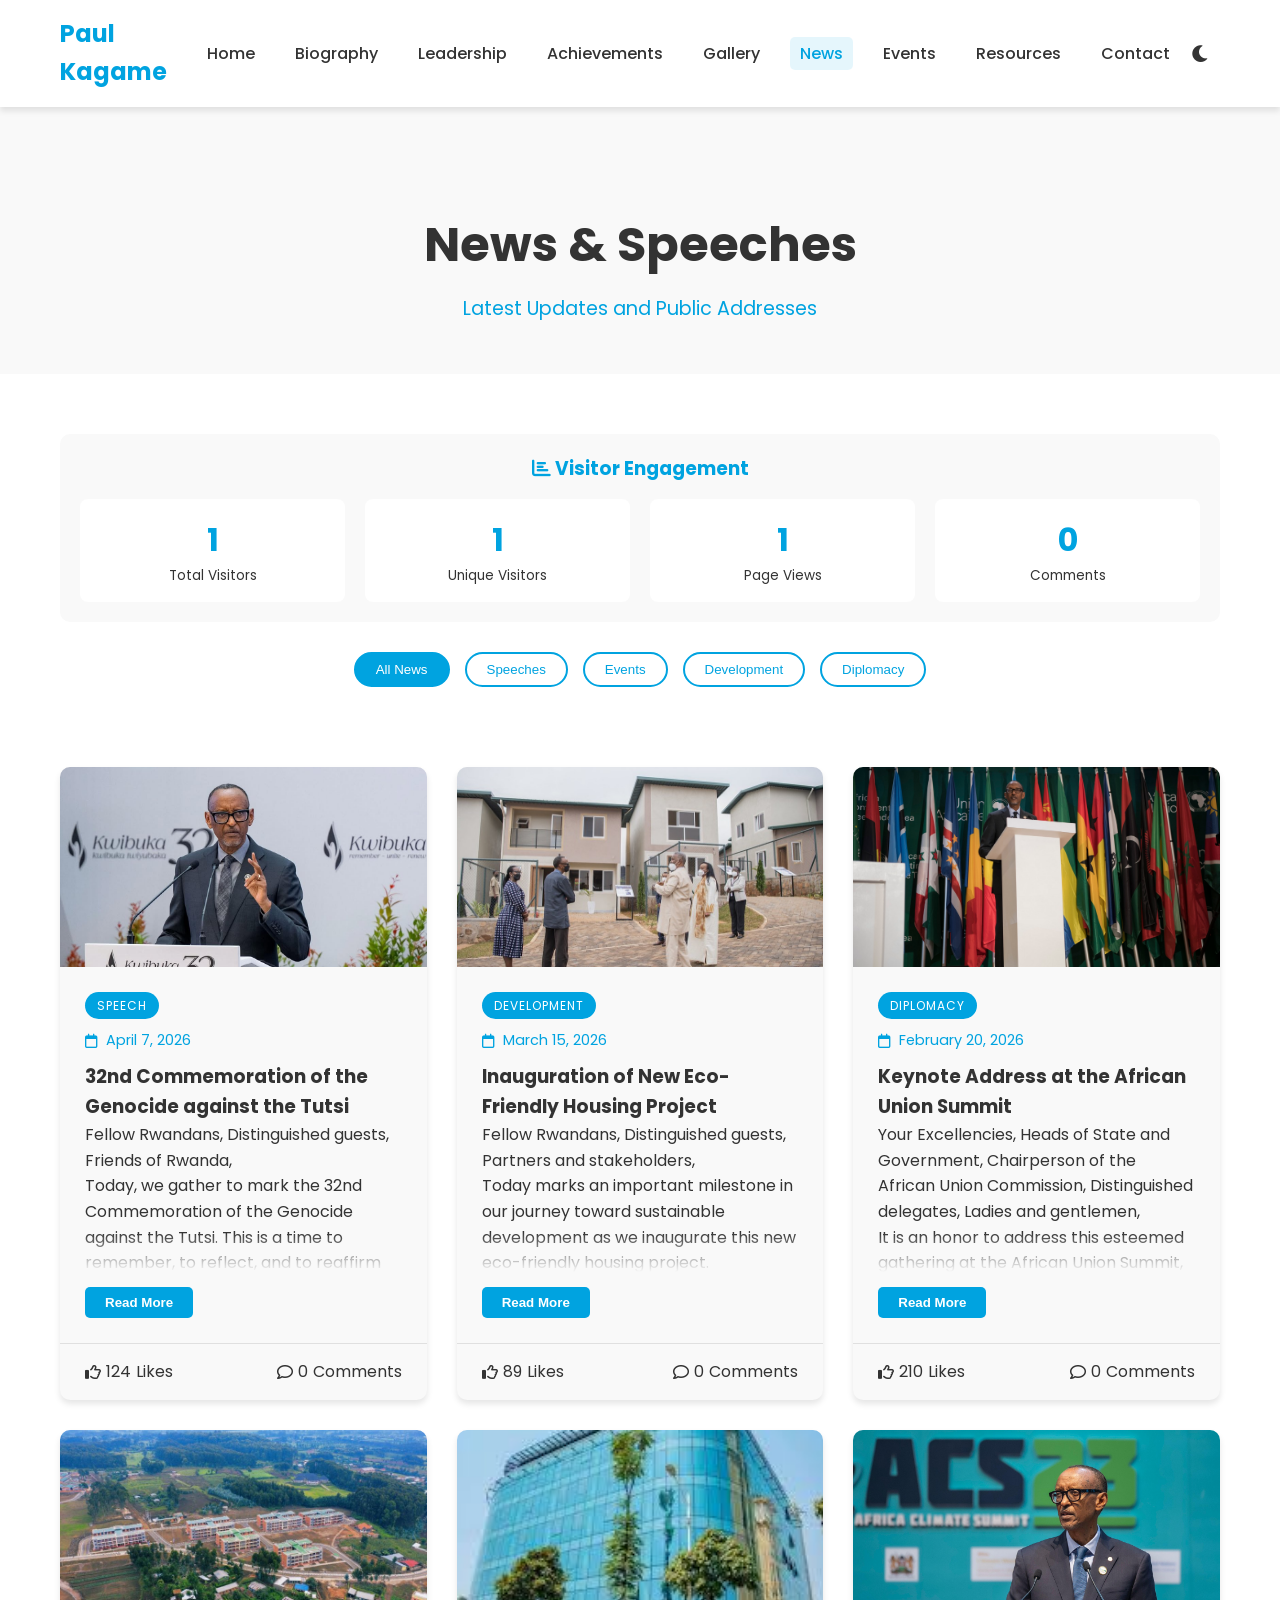
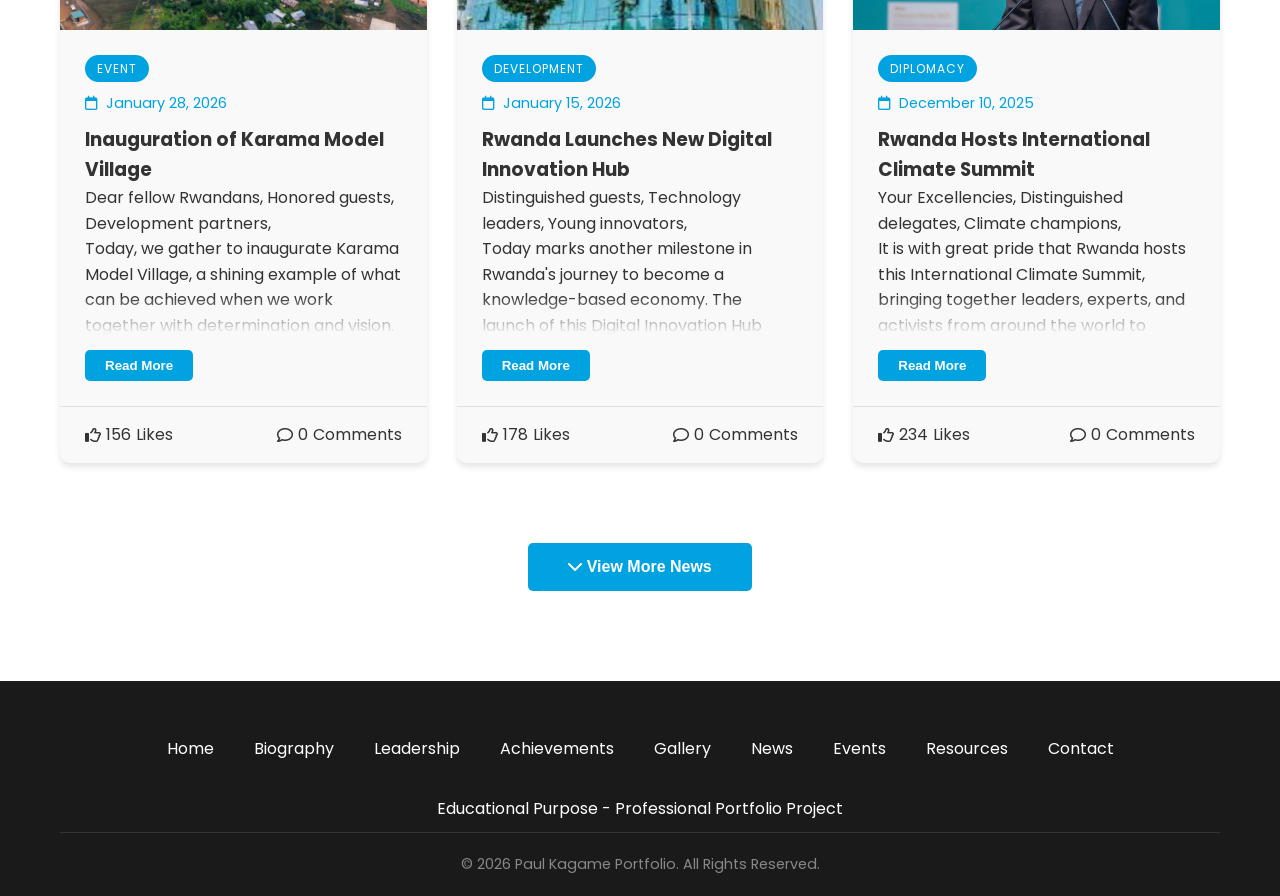
<file: news.html>
<!DOCTYPE html>
<html lang="en">
<head>
    <meta charset="UTF-8">
    <meta name="viewport" content="width=device-width, initial-scale=1.0">
    <title>News & Speeches | Paul Kagame</title>
    <link rel="stylesheet" href="assets/css/style.css">
    <link href="https://fonts.googleapis.com/css2?family=Poppins:wght@300;400;500;600;700&display=swap" rel="stylesheet">
    <link rel="stylesheet" href="https://cdnjs.cloudflare.com/ajax/libs/font-awesome/6.0.0/css/all.min.css">
    <style>
        .news-grid {
            display: grid;
            grid-template-columns: repeat(auto-fill, minmax(350px, 1fr));
            gap: 30px;
            padding: 50px 0;
        }
        .news-card {
            background: var(--card-bg);
            border-radius: 10px;
            overflow: hidden;
            box-shadow: var(--shadow);
            display: flex;
            flex-direction: column;
            transition: var(--transition);
        }
        .news-card:hover {
            transform: translateY(-5px);
            box-shadow: 0 8px 15px rgba(0, 0, 0, 0.2);
        }
        .news-card.hidden {
            display: none;
        }
        .news-img {
            height: 200px;
            width: 100%;
            object-fit: cover;
        }
        .news-body {
            padding: 25px;
            flex-grow: 1;
        }
        .news-date {
            font-size: 0.9rem;
            color: var(--primary-color);
            margin-bottom: 10px;
            display: flex;
            align-items: center;
            gap: 8px;
        }
        .news-excerpt {
            max-height: 150px;
            overflow: hidden;
            position: relative;
        }
        .news-excerpt.expanded {
            max-height: none;
        }
        .news-excerpt::after {
            content: '';
            position: absolute;
            bottom: 0;
            left: 0;
            width: 100%;
            height: 40px;
            background: linear-gradient(transparent, var(--card-bg));
        }
        .news-excerpt.expanded::after {
            display: none;
        }
        .news-actions {
            display: flex;
            justify-content: space-between;
            align-items: center;
            padding: 15px 25px;
            border-top: 1px solid rgba(0,0,0,0.1);
        }
        .like-btn {
            cursor: pointer;
            transition: var(--transition);
            display: flex;
            align-items: center;
            gap: 5px;
        }
        .like-btn.liked {
            color: var(--primary-color);
        }
        .like-btn:hover {
            color: var(--primary-color);
        }
        .comment-toggle {
            cursor: pointer;
            transition: var(--transition);
            display: flex;
            align-items: center;
            gap: 5px;
        }
        .comment-toggle:hover {
            color: var(--primary-color);
        }
        .comment-section {
            padding: 20px 25px;
            background: rgba(0,0,0,0.02);
            display: none;
        }
        .comment-section.active {
            display: block;
        }
        .comment-input {
            width: 100%;
            padding: 12px;
            border: 1px solid #ddd;
            border-radius: 5px;
            margin-bottom: 10px;
            background: var(--bg-color);
            color: var(--text-color);
        }
        .comment-list {
            margin-top: 15px;
            max-height: 300px;
            overflow-y: auto;
        }
        .comment-item {
            font-size: 0.9rem;
            margin-bottom: 12px;
            padding: 12px;
            border-radius: 8px;
            background: var(--bg-color);
            border-left: 3px solid var(--primary-color);
        }
        .comment-item strong {
            color: var(--primary-color);
            display: block;
            margin-bottom: 5px;
        }
        .comment-item .comment-time {
            font-size: 0.75rem;
            color: #888;
            margin-top: 5px;
        }
        .view-more-btn {
            display: block;
            margin: 30px auto;
            padding: 15px 40px;
            font-size: 1rem;
        }
        .news-category {
            display: inline-block;
            padding: 4px 12px;
            background: var(--primary-color);
            color: #fff;
            border-radius: 20px;
            font-size: 0.75rem;
            margin-bottom: 10px;
            text-transform: uppercase;
            letter-spacing: 1px;
        }
        .news-filter {
            display: flex;
            justify-content: center;
            gap: 15px;
            margin-bottom: 30px;
            flex-wrap: wrap;
        }
        .filter-btn {
            padding: 8px 20px;
            border: 2px solid var(--primary-color);
            background: transparent;
            color: var(--primary-color);
            border-radius: 25px;
            cursor: pointer;
            transition: var(--transition);
            font-weight: 500;
        }
        .filter-btn:hover, .filter-btn.active {
            background: var(--primary-color);
            color: #fff;
        }
        .visitor-stats {
            background: var(--card-bg);
            padding: 20px;
            border-radius: 10px;
            margin-bottom: 30px;
            text-align: center;
        }
        .visitor-stats h3 {
            color: var(--primary-color);
            margin-bottom: 10px;
        }
        .stats-grid {
            display: grid;
            grid-template-columns: repeat(auto-fit, minmax(150px, 1fr));
            gap: 20px;
            margin-top: 15px;
        }
        .stat-box {
            padding: 15px;
            background: var(--bg-color);
            border-radius: 8px;
        }
        .stat-box .number {
            font-size: 2rem;
            font-weight: 700;
            color: var(--primary-color);
        }
        .stat-box .label {
            font-size: 0.85rem;
            color: var(--text-color);
        }
    </style>
</head>
<body>

    <header>
        <div class="container">
            <nav>
                <div class="logo">Paul Kagame</div>
                <ul class="nav-links">
                    <li><a href="index.html">Home</a></li>
                    <li><a href="biography.html">Biography</a></li>
                    <li><a href="leadership.html">Leadership</a></li>
                    <li><a href="achievements.html">Achievements</a></li>
                    <li><a href="gallery.html">Gallery</a></li>
                    <li><a href="news.html" class="active">News</a></li>
                    <li><a href="events.html">Events</a></li>
                    <li><a href="resources.html">Resources</a></li>
                    <li><a href="contact.html">Contact</a></li>
                </ul>
                <div class="nav-controls">
                    <div id="theme-toggle"><i class="fas fa-moon"></i></div>
                    <div class="hamburger"><i class="fas fa-bars"></i></div>
                </div>
            </nav>
        </div>
    </header>

    <section class="page-header" style="padding: 100px 0 50px; background: var(--card-bg); text-align: center;">
        <div class="container">
            <h1>News & Speeches</h1>
            <p style="font-size: 1.2rem; color: var(--primary-color);">Latest Updates and Public Addresses</p>
        </div>
    </section>

    <section class="news-section reveal">
        <div class="container">
            <!-- Visitor Stats -->
            <div class="visitor-stats">
                <h3><i class="fas fa-chart-bar"></i> Visitor Engagement</h3>
                <div class="stats-grid">
                    <div class="stat-box">
                        <div class="number" id="total-visitors">0</div>
                        <div class="label">Total Visitors</div>
                    </div>
                    <div class="stat-box">
                        <div class="number" id="unique-visitors">0</div>
                        <div class="label">Unique Visitors</div>
                    </div>
                    <div class="stat-box">
                        <div class="number" id="page-views">0</div>
                        <div class="label">Page Views</div>
                    </div>
                    <div class="stat-box">
                        <div class="number" id="total-comments">0</div>
                        <div class="label">Comments</div>
                    </div>
                </div>
            </div>

            <!-- News Filters -->
            <div class="news-filter">
                <button class="filter-btn active" onclick="filterNews('all')">All News</button>
                <button class="filter-btn" onclick="filterNews('speech')">Speeches</button>
                <button class="filter-btn" onclick="filterNews('event')">Events</button>
                <button class="filter-btn" onclick="filterNews('development')">Development</button>
                <button class="filter-btn" onclick="filterNews('diplomacy')">Diplomacy</button>
            </div>

            <div class="news-grid" id="news-container">
                <!-- News Card 1 -->
                <div class="news-card" data-id="1" data-category="speech">
                    <img src="assets/images/Kwibuka32.jpg" class="news-img" alt="Speech">
                    <div class="news-body">
                        <span class="news-category">Speech</span>
                        <div class="news-date"><i class="far fa-calendar"></i> April 7, 2026</div>
                        <h3>32nd Commemoration of the Genocide against the Tutsi</h3>
                        <div class="news-excerpt" id="excerpt-1">
                            <p>Fellow Rwandans, Distinguished guests, Friends of Rwanda,</p>
                            <p>Today, we gather to mark the 32nd Commemoration of the Genocide against the Tutsi. This is a time to remember, to reflect, and to reaffirm our commitment to ensuring that what happened in 1994 never happens again—here or anywhere else in the world.</p>
                            <p>We honor the memory of more than one million innocent lives that were lost during the Genocide against the Tutsi. These were men, women, and children whose lives were cut short because of hatred, division, and the failure of humanity.</p>
                            <p>As a nation, we have chosen unity over division, resilience over despair, and hope over fear. Rwanda's journey since 1994 has not been easy, but it has been guided by the courage of our people and the determination to rebuild our country on the foundation of dignity and shared identity.</p>
                            <p>We must continue to confront the truth about our history. Remembering is not about dwelling in the past—it is about learning from it. It is about ensuring that future generations understand the consequences of hatred and the importance of protecting human life.</p>
                            <p>To the survivors, we stand with you. Your strength and resilience inspire us every day. Your stories remind us why we must remain vigilant against any form of genocide ideology and divisionism.</p>
                            <p>To the youth of Rwanda, you carry the responsibility of safeguarding our future. You must reject the seeds of hatred and embrace the values of unity, respect, and compassion.</p>
                            <p>The international community also has a role to play. The failure to act in 1994 must never be repeated. Genocide is preventable, and the world must always choose to act in defense of humanity.</p>
                            <p>As we commemorate today, let us renew our promise: Never Again.</p>
                            <p>Let us continue building a Rwanda that is united, peaceful, and prosperous—a country where every citizen is valued and where our shared humanity defines us.</p>
                            <p>I thank you.</p>
                        </div>
                        <button class="btn" style="margin-top: 15px; padding: 8px 20px;" onclick="toggleReadMore(1)">Read More</button>
                    </div>
                    <div class="news-actions">
                        <div class="like-btn" onclick="toggleLike(1)">
                            <i class="far fa-thumbs-up"></i> <span class="like-count">124</span> Likes
                        </div>
                        <div class="comment-toggle" onclick="toggleComments(1)">
                            <i class="far fa-comment"></i> <span id="comment-count-1">0</span> Comments
                        </div>
                    </div>
                    <div class="comment-section" id="comments-1">
                        <input type="text" placeholder="Your Name" class="comment-input" id="name-1">
                        <textarea placeholder="Your Comment" class="comment-input" id="text-1" rows="3"></textarea>
                        <button class="btn" onclick="addComment(1)" style="padding: 8px 20px; font-size: 0.9rem;">
                            <i class="fas fa-paper-plane"></i> Post Comment
                        </button>
                        <div class="comment-list" id="list-1"></div>
                    </div>
                </div>

                <!-- News Card 2 -->
                <div class="news-card" data-id="2" data-category="development">
                    <img src="assets/images/Inauguration of New Eco-Friendly Housing Project.jpg" class="news-img" alt="Housing">
                    <div class="news-body">
                        <span class="news-category">Development</span>
                        <div class="news-date"><i class="far fa-calendar"></i> March 15, 2026</div>
                        <h3>Inauguration of New Eco-Friendly Housing Project</h3>
                        <div class="news-excerpt" id="excerpt-2">
                            <p>Fellow Rwandans, Distinguished guests, Partners and stakeholders,</p>
                            <p>Today marks an important milestone in our journey toward sustainable development as we inaugurate this new eco-friendly housing project.</p>
                            <p>This initiative reflects our shared vision of building a modern Rwanda that prioritizes environmental protection, efficient resource use, and improved quality of life for our citizens. It demonstrates that development and sustainability can go hand in hand.</p>
                            <p>As we confront the realities of climate change, projects like this are not a luxury—they are a necessity. By investing in green housing, we are reducing our environmental footprint while creating communities that are healthier, more resilient, and more inclusive.</p>
                            <p>This project is also a testament to the power of collaboration. Government institutions, private sector partners, and the community have come together to turn this vision into reality. Such partnerships are essential as we continue to transform our country.</p>
                            <p>Beyond providing homes, this development creates opportunities—jobs for our people, innovation for our industries, and a model that can be replicated across the country and beyond.</p>
                            <p>To the residents who will call this place home, this is more than just housing. It is a foundation for your future, a place where families will grow, and communities will thrive.</p>
                            <p>To the youth, I encourage you to embrace innovation and sustainability. The future belongs to those who can develop solutions that protect our environment while advancing our economy.</p>
                            <p>As we officially inaugurate this eco-friendly housing project, let us reaffirm our commitment to building a greener, more sustainable Rwanda for generations to come.</p>
                            <p>I thank you.</p>
                        </div>
                        <button class="btn" style="margin-top: 15px; padding: 8px 20px;" onclick="toggleReadMore(2)">Read More</button>
                    </div>
                    <div class="news-actions">
                        <div class="like-btn" onclick="toggleLike(2)">
                            <i class="far fa-thumbs-up"></i> <span class="like-count">89</span> Likes
                        </div>
                        <div class="comment-toggle" onclick="toggleComments(2)">
                            <i class="far fa-comment"></i> <span id="comment-count-2">0</span> Comments
                        </div>
                    </div>
                    <div class="comment-section" id="comments-2">
                        <input type="text" placeholder="Your Name" class="comment-input" id="name-2">
                        <textarea placeholder="Your Comment" class="comment-input" id="text-2" rows="3"></textarea>
                        <button class="btn" onclick="addComment(2)" style="padding: 8px 20px; font-size: 0.9rem;">
                            <i class="fas fa-paper-plane"></i> Post Comment
                        </button>
                        <div class="comment-list" id="list-2"></div>
                    </div>
                </div>

                <!-- News Card 3 -->
                <div class="news-card" data-id="3" data-category="diplomacy">
                    <img src="assets/images/Keynote Address at the African Union Summit.jpg" class="news-img" alt="AU">
                    <div class="news-body">
                        <span class="news-category">Diplomacy</span>
                        <div class="news-date"><i class="far fa-calendar"></i> February 20, 2026</div>
                        <h3>Keynote Address at the African Union Summit</h3>
                        <div class="news-excerpt" id="excerpt-3">
                            <p>Your Excellencies, Heads of State and Government, Chairperson of the African Union Commission, Distinguished delegates, Ladies and gentlemen,</p>
                            <p>It is an honor to address this esteemed gathering at the African Union Summit, where we come together to reflect on our shared progress and chart the path forward for our continent.</p>
                            <p>Africa stands at a critical moment in its history. We are a continent rich in potential, driven by a young and dynamic population, and endowed with vast natural and human resources. Yet, we must continue working together to transform this potential into tangible prosperity for all our people.</p>
                            <p>Regional integration remains central to our ambitions. Through initiatives such as the African Continental Free Trade Area, we have the opportunity to boost intra-African trade, strengthen our economies, and reduce dependency on external markets. It is now our responsibility to fully implement these frameworks and ensure that they deliver real benefits to our citizens.</p>
                            <p>Peace and security are the foundation of development. Without stability, our progress cannot be sustained. We must reinforce our collective mechanisms to prevent conflict, respond effectively to crises, and support nations in rebuilding stronger institutions.</p>
                            <p>Equally important is investment in our people. Education, healthcare, and technology must remain at the forefront of our priorities. Africa's youth are not just the leaders of tomorrow—they are the drivers of change today. We must equip them with the skills and opportunities needed to innovate and compete on a global scale.</p>
                            <p>Climate change continues to pose significant challenges to our continent. Africa contributes the least to global emissions, yet we bear a disproportionate burden of its impacts. We must advocate for climate justice while advancing sustainable solutions within our own countries.</p>
                            <p>Distinguished leaders, the future of Africa will be determined by the choices we make today. Let us strengthen our unity, uphold accountability, and remain committed to the vision of an integrated, prosperous, and peaceful continent.</p>
                            <p>Together, under the banner of the African Union, we can achieve the Africa we want.</p>
                            <p>I thank you.</p>
                        </div>
                        <button class="btn" style="margin-top: 15px; padding: 8px 20px;" onclick="toggleReadMore(3)">Read More</button>
                    </div>
                    <div class="news-actions">
                        <div class="like-btn" onclick="toggleLike(3)">
                            <i class="far fa-thumbs-up"></i> <span class="like-count">210</span> Likes
                        </div>
                        <div class="comment-toggle" onclick="toggleComments(3)">
                            <i class="far fa-comment"></i> <span id="comment-count-3">0</span> Comments
                        </div>
                    </div>
                    <div class="comment-section" id="comments-3">
                        <input type="text" placeholder="Your Name" class="comment-input" id="name-3">
                        <textarea placeholder="Your Comment" class="comment-input" id="text-3" rows="3"></textarea>
                        <button class="btn" onclick="addComment(3)" style="padding: 8px 20px; font-size: 0.9rem;">
                            <i class="fas fa-paper-plane"></i> Post Comment
                        </button>
                        <div class="comment-list" id="list-3"></div>
                    </div>
                </div>

                <!-- News Card 4 -->
                <div class="news-card" data-id="4" data-category="event">
                    <img src="assets/images/Inaugurating Karama Model Village.jpg" class="news-img" alt="Karama Village">
                    <div class="news-body">
                        <span class="news-category">Event</span>
                        <div class="news-date"><i class="far fa-calendar"></i> January 28, 2026</div>
                        <h3>Inauguration of Karama Model Village</h3>
                        <div class="news-excerpt" id="excerpt-4">
                            <p>Dear fellow Rwandans, Honored guests, Development partners,</p>
                            <p>Today, we gather to inaugurate Karama Model Village, a shining example of what can be achieved when we work together with determination and vision. This village represents more than just houses; it represents hope, dignity, and a better future for our people.</p>
                            <p>The Karama Model Village project was designed to provide modern, sustainable housing for families while creating a community that fosters social cohesion and economic opportunity. Each home is equipped with modern amenities, and the village includes schools, healthcare facilities, and commercial spaces.</p>
                            <p>This project demonstrates our commitment to ensuring that every Rwandan has access to decent housing. We believe that housing is not just a basic need but a foundation for human dignity and economic productivity.</p>
                            <p>The village also serves as a model for sustainable urban planning. With green spaces, renewable energy systems, and efficient waste management, Karama shows that development can be both modern and environmentally responsible.</p>
                            <p>To the residents of Karama, I say: this is your home, but it is also your responsibility. Take care of this community, work together with your neighbors, and make this village a place where children can grow up with hope and opportunity.</p>
                            <p>We will continue to replicate this model across Rwanda, ensuring that more families can benefit from similar developments. Our goal is to eliminate substandard housing and create communities where every Rwandan can thrive.</p>
                            <p>I extend my gratitude to all partners who contributed to this project, from government agencies to private sector partners and international supporters. Together, we are building the Rwanda we want.</p>
                            <p>I thank you.</p>
                        </div>
                        <button class="btn" style="margin-top: 15px; padding: 8px 20px;" onclick="toggleReadMore(4)">Read More</button>
                    </div>
                    <div class="news-actions">
                        <div class="like-btn" onclick="toggleLike(4)">
                            <i class="far fa-thumbs-up"></i> <span class="like-count">156</span> Likes
                        </div>
                        <div class="comment-toggle" onclick="toggleComments(4)">
                            <i class="far fa-comment"></i> <span id="comment-count-4">0</span> Comments
                        </div>
                    </div>
                    <div class="comment-section" id="comments-4">
                        <input type="text" placeholder="Your Name" class="comment-input" id="name-4">
                        <textarea placeholder="Your Comment" class="comment-input" id="text-4" rows="3"></textarea>
                        <button class="btn" onclick="addComment(4)" style="padding: 8px 20px; font-size: 0.9rem;">
                            <i class="fas fa-paper-plane"></i> Post Comment
                        </button>
                        <div class="comment-list" id="list-4"></div>
                    </div>
                </div>

                <!-- News Card 5 -->
                <div class="news-card" data-id="5" data-category="development">
                    <img src="assets/images/Rwanda Launches New Digital Innovation Hub.jpg" class="news-img" alt="ICT Development">
                    <div class="news-body">
                        <span class="news-category">Development</span>
                        <div class="news-date"><i class="far fa-calendar"></i> January 15, 2026</div>
                        <h3>Rwanda Launches New Digital Innovation Hub</h3>
                        <div class="news-excerpt" id="excerpt-5">
                            <p>Distinguished guests, Technology leaders, Young innovators,</p>
                            <p>Today marks another milestone in Rwanda's journey to become a knowledge-based economy. The launch of this Digital Innovation Hub represents our continued commitment to embracing technology as a driver of economic growth and social transformation.</p>
                            <p>This hub will serve as a center for innovation, providing young entrepreneurs and tech enthusiasts with the resources, mentorship, and networking opportunities they need to turn their ideas into successful businesses. From software development to artificial intelligence, from fintech to agritech, this hub will support innovations across all sectors.</p>
                            <p>We recognize that the future belongs to those who can harness the power of technology. That is why we have made significant investments in digital infrastructure, including nationwide fiber-optic connectivity and 4G coverage that reaches even the most remote parts of our country.</p>
                            <p>The Digital Innovation Hub is not just a building; it is an ecosystem. It brings together startups, established tech companies, investors, and academic institutions in a collaborative environment that fosters creativity and innovation.</p>
                            <p>To our young people, I say: the opportunities are here. Take advantage of this hub, develop your skills, and create solutions that address both local and global challenges. Rwanda needs your creativity, your energy, and your innovation.</p>
                            <p>This hub also strengthens Rwanda's position as a regional technology leader. We welcome partnerships with international tech companies and investors who see the potential in Africa's growing digital economy.</p>
                            <p>As we launch this hub, let us remember that technology is a means to an end. Our ultimate goal is to improve the lives of our people, create employment opportunities, and position Rwanda as a competitive player in the global digital economy.</p>
                            <p>I thank you.</p>
                        </div>
                        <button class="btn" style="margin-top: 15px; padding: 8px 20px;" onclick="toggleReadMore(5)">Read More</button>
                    </div>
                    <div class="news-actions">
                        <div class="like-btn" onclick="toggleLike(5)">
                            <i class="far fa-thumbs-up"></i> <span class="like-count">178</span> Likes
                        </div>
                        <div class="comment-toggle" onclick="toggleComments(5)">
                            <i class="far fa-comment"></i> <span id="comment-count-5">0</span> Comments
                        </div>
                    </div>
                    <div class="comment-section" id="comments-5">
                        <input type="text" placeholder="Your Name" class="comment-input" id="name-5">
                        <textarea placeholder="Your Comment" class="comment-input" id="text-5" rows="3"></textarea>
                        <button class="btn" onclick="addComment(5)" style="padding: 8px 20px; font-size: 0.9rem;">
                            <i class="fas fa-paper-plane"></i> Post Comment
                        </button>
                        <div class="comment-list" id="list-5"></div>
                    </div>
                </div>

                <!-- News Card 6 -->
                <div class="news-card" data-id="6" data-category="diplomacy">
                    <img src="assets/images/Rwanda Hosts International Climate Summit.jpeg" class="news-img" alt="International Meeting">
                    <div class="news-body">
                        <span class="news-category">Diplomacy</span>
                        <div class="news-date"><i class="far fa-calendar"></i> December 10, 2025</div>
                        <h3>Rwanda Hosts International Climate Summit</h3>
                        <div class="news-excerpt" id="excerpt-6">
                            <p>Your Excellencies, Distinguished delegates, Climate champions,</p>
                            <p>It is with great pride that Rwanda hosts this International Climate Summit, bringing together leaders, experts, and activists from around the world to address one of the most pressing challenges of our time.</p>
                            <p>Climate change is not a distant threat; it is a reality that affects millions of people today. In Africa, we feel its impacts acutely—droughts, floods, and changing weather patterns threaten our food security, our economies, and our way of life.</p>
                            <p>Yet, Africa is not just a victim of climate change. We are also part of the solution. Our continent has vast potential for renewable energy, from solar to wind to hydroelectric power. Our forests are vital carbon sinks that benefit the entire planet.</p>
                            <p>Rwanda is committed to doing our part. We have set ambitious targets for reducing our carbon emissions and increasing our use of renewable energy. Our ban on single-use plastics and our reforestation efforts are just the beginning.</p>
                            <p>But we cannot do this alone. The international community must honor its commitments to climate financing, particularly for developing countries that are most vulnerable to climate impacts yet have contributed the least to the problem.</p>
                            <p>This summit is an opportunity to strengthen partnerships, share knowledge, and commit to concrete actions. Let us leave this gathering with clear plans and renewed determination to protect our planet for future generations.</p>
                            <p>The choices we make today will determine the world we leave to our children. Let us choose wisely, let us choose sustainability, and let us choose action.</p>
                            <p>I thank you.</p>
                        </div>
                        <button class="btn" style="margin-top: 15px; padding: 8px 20px;" onclick="toggleReadMore(6)">Read More</button>
                    </div>
                    <div class="news-actions">
                        <div class="like-btn" onclick="toggleLike(6)">
                            <i class="far fa-thumbs-up"></i> <span class="like-count">234</span> Likes
                        </div>
                        <div class="comment-toggle" onclick="toggleComments(6)">
                            <i class="far fa-comment"></i> <span id="comment-count-6">0</span> Comments
                        </div>
                    </div>
                    <div class="comment-section" id="comments-6">
                        <input type="text" placeholder="Your Name" class="comment-input" id="name-6">
                        <textarea placeholder="Your Comment" class="comment-input" id="text-6" rows="3"></textarea>
                        <button class="btn" onclick="addComment(6)" style="padding: 8px 20px; font-size: 0.9rem;">
                            <i class="fas fa-paper-plane"></i> Post Comment
                        </button>
                        <div class="comment-list" id="list-6"></div>
                    </div>
                </div>

                <!-- News Card 7 -->
                <div class="news-card hidden" data-id="7" data-category="speech">
                    <img src="assets/images/New Year Address to the Nation.jpg" class="news-img" alt="New Year Speech">
                    <div class="news-body">
                        <span class="news-category">Speech</span>
                        <div class="news-date"><i class="far fa-calendar"></i> January 1, 2026</div>
                        <h3>New Year Address to the Nation</h3>
                        <div class="news-excerpt" id="excerpt-7">
                            <p>Dear fellow Rwandans, Compatriots at home and abroad,</p>
                            <p>As we welcome the new year, I extend my warmest wishes to every Rwandan family. The year behind us was filled with both challenges and achievements, and as we look ahead, we do so with confidence and determination.</p>
                            <p>Our economy continues to grow, our people are healthier and better educated, and our nation stands tall among the community of nations. These achievements belong to all of us—they are the result of your hard work, your resilience, and your commitment to building a better Rwanda.</p>
                            <p>In the coming year, we will continue to focus on economic transformation, ensuring that growth translates into better lives for all our citizens. We will invest in infrastructure, expand access to quality education and healthcare, and create more opportunities for our young people.</p>
                            <p>We will also continue to strengthen our institutions, fight corruption, and ensure that every Rwandan has a voice in our democracy. Our governance model is built on accountability, and we will not waver in our commitment to transparency and the rule of law.</p>
                            <p>To our youth, you are the future of this nation. Continue to work hard, embrace innovation, and never lose sight of the values that define us as Rwandans—unity, integrity, and excellence.</p>
                            <p>To our diaspora, you remain an integral part of our national family. Your contributions, both financial and intellectual, continue to support our development. We encourage you to stay connected and to participate in our nation's growth.</p>
                            <p>As we step into this new year, let us do so with hope and determination. Together, there is nothing we cannot achieve.</p>
                            <p>Happy New Year, Rwanda!</p>
                            <p>I thank you.</p>
                        </div>
                        <button class="btn" style="margin-top: 15px; padding: 8px 20px;" onclick="toggleReadMore(7)">Read More</button>
                    </div>
                    <div class="news-actions">
                        <div class="like-btn" onclick="toggleLike(7)">
                            <i class="far fa-thumbs-up"></i> <span class="like-count">312</span> Likes
                        </div>
                        <div class="comment-toggle" onclick="toggleComments(7)">
                            <i class="far fa-comment"></i> <span id="comment-count-7">0</span> Comments
                        </div>
                    </div>
                    <div class="comment-section" id="comments-7">
                        <input type="text" placeholder="Your Name" class="comment-input" id="name-7">
                        <textarea placeholder="Your Comment" class="comment-input" id="text-7" rows="3"></textarea>
                        <button class="btn" onclick="addComment(7)" style="padding: 8px 20px; font-size: 0.9rem;">
                            <i class="fas fa-paper-plane"></i> Post Comment
                        </button>
                        <div class="comment-list" id="list-7"></div>
                    </div>
                </div>

                <!-- News Card 8 -->
                <div class="news-card hidden" data-id="8" data-category="event">
                    <img src="assets/images/National Umuganda.jpg" class="news-img" alt="Umuganda">
                    <div class="news-body">
                        <span class="news-category">Event</span>
                        <div class="news-date"><i class="far fa-calendar"></i> November 30, 2025</div>
                        <h3>National Umuganda: Building Communities Together</h3>
                        <div class="news-excerpt" id="excerpt-8">
                            <p>Dear fellow Rwandans,</p>
                            <p>Today, as we do on the last Saturday of every month, we come together for Umuganda—our national community work day. This tradition is more than just cleaning and building; it is a powerful expression of our unity and collective responsibility.</p>
                            <p>Umuganda embodies the spirit of Ubumwe—unity—that has been the foundation of Rwanda's recovery and development. When we work together, we accomplish what no individual could achieve alone. We build schools, repair roads, plant trees, and strengthen the bonds that hold our communities together.</p>
                            <p>This month's Umuganda focuses on environmental protection, as we prepare for the rainy season. We are planting trees, cleaning waterways, and building terraces to prevent soil erosion. These activities protect our environment and ensure sustainable agriculture for our farmers.</p>
                            <p>I want to thank every Rwandan who participates in Umuganda. Your dedication to community service sets an example for the world. In Rwanda, we do not wait for government to solve every problem—we roll up our sleeves and get to work.</p>
                            <p>To our international friends who have joined us today, welcome. Umuganda is open to everyone who wants to experience the spirit of Rwandan unity. We hope you will take this spirit back to your own communities.</p>
                            <p>As we work together today, let us remember that every tree we plant, every road we repair, and every community project we complete brings us closer to the Rwanda we want—a nation of prosperity, sustainability, and shared success.</p>
                            <p>Let us continue to build, together.</p>
                            <p>I thank you.</p>
                        </div>
                        <button class="btn" style="margin-top: 15px; padding: 8px 20px;" onclick="toggleReadMore(8)">Read More</button>
                    </div>
                    <div class="news-actions">
                        <div class="like-btn" onclick="toggleLike(8)">
                            <i class="far fa-thumbs-up"></i> <span class="like-count">267</span> Likes
                        </div>
                        <div class="comment-toggle" onclick="toggleComments(8)">
                            <i class="far fa-comment"></i> <span id="comment-count-8">0</span> Comments
                        </div>
                    </div>
                    <div class="comment-section" id="comments-8">
                        <input type="text" placeholder="Your Name" class="comment-input" id="name-8">
                        <textarea placeholder="Your Comment" class="comment-input" id="text-8" rows="3"></textarea>
                        <button class="btn" onclick="addComment(8)" style="padding: 8px 20px; font-size: 0.9rem;">
                            <i class="fas fa-paper-plane"></i> Post Comment
                        </button>
                        <div class="comment-list" id="list-8"></div>
                    </div>
                </div>

                <!-- News Card 9 -->
                <div class="news-card hidden" data-id="9" data-category="development">
                    <img src="assets/images/Launch of Universal Health Coverage Expansion.jpg" class="news-img" alt="Healthcare">
                    <div class="news-body">
                        <span class="news-category">Development</span>
                        <div class="news-date"><i class="far fa-calendar"></i> November 15, 2025</div>
                        <h3>Launch of Universal Health Coverage Expansion</h3>
                        <div class="news-excerpt" id="excerpt-9">
                            <p>Distinguished guests, Healthcare professionals, Fellow Rwandans,</p>
                            <p>Today, we mark a significant milestone in our journey toward ensuring that every Rwandan has access to quality healthcare. The expansion of our Universal Health Coverage program will bring comprehensive healthcare services to even the most remote communities in our country.</p>
                            <p>Healthcare is a fundamental human right, not a privilege. When we invest in the health of our people, we invest in the future of our nation. Healthy citizens are productive citizens, and a healthy nation is a prosperous nation.</p>
                            <p>Our Mutuelle de Santé program has been a remarkable success, covering over 90% of our population. This expansion will close the remaining gaps, ensuring that no Rwandan is left behind when it comes to accessing medical care.</p>
                            <p>The expansion includes new health centers, additional medical personnel, and enhanced services including maternal care, pediatric services, and chronic disease management. We are also investing in telemedicine to connect remote communities with specialists in our major hospitals.</p>
                            <p>To our healthcare workers, you are the backbone of this system. Your dedication, especially during the recent global health challenges, has been extraordinary. We will continue to invest in your training, your equipment, and your working conditions.</p>
                            <p>This expansion is made possible by our strong partnership with development partners who share our vision of health for all. We extend our gratitude to all who have contributed to this effort.</p>
                            <p>As we launch this expansion, let us remember that healthcare is a shared responsibility. Citizens must take care of their health through preventive measures, and communities must support health initiatives in their areas.</p>
                            <p>Together, we will build a healthier Rwanda.</p>
                            <p>I thank you.</p>
                        </div>
                        <button class="btn" style="margin-top: 15px; padding: 8px 20px;" onclick="toggleReadMore(9)">Read More</button>
                    </div>
                    <div class="news-actions">
                        <div class="like-btn" onclick="toggleLike(9)">
                            <i class="far fa-thumbs-up"></i> <span class="like-count">198</span> Likes
                        </div>
                        <div class="comment-toggle" onclick="toggleComments(9)">
                            <i class="far fa-comment"></i> <span id="comment-count-9">0</span> Comments
                        </div>
                    </div>
                    <div class="comment-section" id="comments-9">
                        <input type="text" placeholder="Your Name" class="comment-input" id="name-9">
                        <textarea placeholder="Your Comment" class="comment-input" id="text-9" rows="3"></textarea>
                        <button class="btn" onclick="addComment(9)" style="padding: 8px 20px; font-size: 0.9rem;">
                            <i class="fas fa-paper-plane"></i> Post Comment
                        </button>
                        <div class="comment-list" id="list-9"></div>
                    </div>
                </div>
            </div>

            <button class="btn view-more-btn" id="viewMoreBtn" onclick="viewMoreNews()">
                <i class="fas fa-chevron-down"></i> View More News
            </button>
        </div>
    </section>

    <footer>
        <div class="container">
            <div class="footer-links">
                <a href="index.html">Home</a>
                <a href="biography.html">Biography</a>
                <a href="leadership.html">Leadership</a>
                <a href="achievements.html">Achievements</a>
                <a href="gallery.html">Gallery</a>
                <a href="news.html">News</a>
                <a href="events.html">Events</a>
                <a href="resources.html">Resources</a>
                <a href="contact.html">Contact</a>
            </div>
            <p style="margin-bottom: 10px;">Educational Purpose - Professional Portfolio Project</p>
            <div class="footer-bottom">
                &copy; 2026 Paul Kagame Portfolio. All Rights Reserved.
            </div>
        </div>
    </footer>

    <div id="scroll-top"><i class="fas fa-arrow-up"></i></div>

    <script src="assets/js/main.js"></script>
    <script>
        // Visitor Tracking System
        function trackVisitor() {
            const visitorId = localStorage.getItem('visitorId') || generateVisitorId();
            localStorage.setItem('visitorId', visitorId);
            
            // Track total visits
            let totalVisits = parseInt(localStorage.getItem('totalVisits') || '0');
            totalVisits++;
            localStorage.setItem('totalVisits', totalVisits);
            
            // Track unique visitors
            let uniqueVisitors = JSON.parse(localStorage.getItem('uniqueVisitors') || '[]');
            if (!uniqueVisitors.includes(visitorId)) {
                uniqueVisitors.push(visitorId);
                localStorage.setItem('uniqueVisitors', JSON.stringify(uniqueVisitors));
            }
            
            // Track page views for news page
            let pageViews = parseInt(localStorage.getItem('newsPageViews') || '0');
            pageViews++;
            localStorage.setItem('newsPageViews', pageViews);
            
            // Update display
            updateVisitorStats();
        }
        
        function generateVisitorId() {
            return 'visitor_' + Date.now() + '_' + Math.random().toString(36).substr(2, 9);
        }
        
        function updateVisitorStats() {
            const totalVisits = localStorage.getItem('totalVisits') || '0';
            const uniqueVisitors = JSON.parse(localStorage.getItem('uniqueVisitors') || '[]');
            const pageViews = localStorage.getItem('newsPageViews') || '0';
            
            // Count total comments across all news items
            let totalComments = 0;
            for (let i = 1; i <= 9; i++) {
                const comments = JSON.parse(localStorage.getItem(`comments-${i}`) || '[]');
                totalComments += comments.length;
            }
            
            document.getElementById('total-visitors').textContent = totalVisits;
            document.getElementById('unique-visitors').textContent = uniqueVisitors.length;
            document.getElementById('page-views').textContent = pageViews;
            document.getElementById('total-comments').textContent = totalComments;
        }
        
        // Initialize visitor tracking
        trackVisitor();

        // Like System with LocalStorage
        function toggleLike(id) {
            const likeBtn = document.querySelector(`.news-card[data-id="${id}"] .like-btn`);
            const likeCount = likeBtn.querySelector('.like-count');
            let likes = parseInt(localStorage.getItem(`likes-${id}`)) || parseInt(likeCount.innerText);
            let userLiked = localStorage.getItem(`user-liked-${id}`) === 'true';
            
            if (userLiked) {
                likes--;
                likeBtn.classList.remove('liked');
                likeBtn.querySelector('i').className = 'far fa-thumbs-up';
                localStorage.setItem(`user-liked-${id}`, 'false');
            } else {
                likes++;
                likeBtn.classList.add('liked');
                likeBtn.querySelector('i').className = 'fas fa-thumbs-up';
                localStorage.setItem(`user-liked-${id}`, 'true');
            }
            
            localStorage.setItem(`likes-${id}`, likes);
            likeCount.innerText = likes;
        }

        // Comment System with LocalStorage
        function toggleComments(id) {
            const section = document.getElementById(`comments-${id}`);
            section.classList.toggle('active');
            if (section.classList.contains('active')) {
                loadComments(id);
            }
        }

        function addComment(id) {
            const nameInput = document.getElementById(`name-${id}`);
            const textInput = document.getElementById(`text-${id}`);
            const name = nameInput.value.trim();
            const text = textInput.value.trim();
            
            if (!name || !text) {
                alert('Please enter both your name and comment.');
                return;
            }

            const comments = JSON.parse(localStorage.getItem(`comments-${id}`)) || [];
            const newComment = { 
                name, 
                text, 
                timestamp: new Date().toISOString(),
                id: Date.now()
            };
            comments.push(newComment);
            localStorage.setItem(`comments-${id}`, JSON.stringify(comments));

            nameInput.value = '';
            textInput.value = '';
            loadComments(id);
            updateVisitorStats();
            
            // Show success feedback
            const btn = event.target;
            const originalText = btn.innerHTML;
            btn.innerHTML = '<i class="fas fa-check"></i> Posted!';
            btn.style.background = '#28a745';
            setTimeout(() => {
                btn.innerHTML = originalText;
                btn.style.background = '';
            }, 2000);
        }

        function loadComments(id) {
            const list = document.getElementById(`list-${id}`);
            const comments = JSON.parse(localStorage.getItem(`comments-${id}`)) || [];
            
            // Update comment count
            document.getElementById(`comment-count-${id}`).textContent = comments.length;
            
            if (comments.length === 0) {
                list.innerHTML = '<p style="color: #888; font-style: italic; text-align: center;">No comments yet. Be the first to comment!</p>';
                return;
            }
            
            list.innerHTML = comments.slice().reverse().map(c => {
                const date = new Date(c.timestamp);
                const timeString = date.toLocaleDateString() + ' ' + date.toLocaleTimeString([], {hour: '2-digit', minute:'2-digit'});
                return `
                    <div class="comment-item">
                        <strong><i class="fas fa-user-circle"></i> ${escapeHtml(c.name)}</strong>
                        <p>${escapeHtml(c.text)}</p>
                        <div class="comment-time"><i class="far fa-clock"></i> ${timeString}</div>
                    </div>
                `;
            }).join('');
        }
        
        function escapeHtml(text) {
            const div = document.createElement('div');
            div.textContent = text;
            return div.innerHTML;
        }

        // Read More functionality
        function toggleReadMore(id) {
            const excerpt = document.getElementById(`excerpt-${id}`);
            const btn = event.target;
            
            if (excerpt.classList.contains('expanded')) {
                excerpt.classList.remove('expanded');
                btn.innerHTML = 'Read More';
            } else {
                excerpt.classList.add('expanded');
                btn.innerHTML = 'Show Less';
            }
        }

        // View More News functionality
        let visibleNews = 6;
        function viewMoreNews() {
            const hiddenCards = document.querySelectorAll('.news-card.hidden');
            const btn = document.getElementById('viewMoreBtn');
            
            if (btn.innerHTML.includes('View More')) {
                // Show all hidden cards
                hiddenCards.forEach(card => card.classList.remove('hidden'));
                btn.innerHTML = '<i class="fas fa-chevron-up"></i> Show Less';
            } else {
                // Hide cards beyond the first 6
                const allCards = document.querySelectorAll('.news-card');
                allCards.forEach((card, index) => {
                    if (index >= 6) card.classList.add('hidden');
                });
                btn.innerHTML = '<i class="fas fa-chevron-down"></i> View More News';
                // Scroll to news section
                document.querySelector('.news-section').scrollIntoView({ behavior: 'smooth' });
            }
        }

        // News Filter functionality
        function filterNews(category) {
            const cards = document.querySelectorAll('.news-card');
            const buttons = document.querySelectorAll('.filter-btn');
            
            // Update active button
            buttons.forEach(btn => btn.classList.remove('active'));
            event.target.classList.add('active');
            
            // Filter cards
            cards.forEach(card => {
                if (category === 'all' || card.dataset.category === category) {
                    card.style.display = 'flex';
                } else {
                    card.style.display = 'none';
                }
            });
            
            // Reset view more button
            const btn = document.getElementById('viewMoreBtn');
            btn.innerHTML = '<i class="fas fa-chevron-down"></i> View More News';
        }

        // Initialize on load
        window.onload = () => {
            // Initialize likes
            for (let i = 1; i <= 9; i++) {
                const storedLikes = localStorage.getItem(`likes-${i}`);
                const userLiked = localStorage.getItem(`user-liked-${i}`) === 'true';
                const likeBtn = document.querySelector(`.news-card[data-id="${i}"] .like-btn`);
                
                if (storedLikes) {
                    likeBtn.querySelector('.like-count').innerText = storedLikes;
                }
                
                if (userLiked) {
                    likeBtn.classList.add('liked');
                    likeBtn.querySelector('i').className = 'fas fa-thumbs-up';
                }
                
                // Load comment counts
                const comments = JSON.parse(localStorage.getItem(`comments-${i}`) || '[]');
                document.getElementById(`comment-count-${i}`).textContent = comments.length;
            }
        };
    </script>
</body>
</html>
</file>
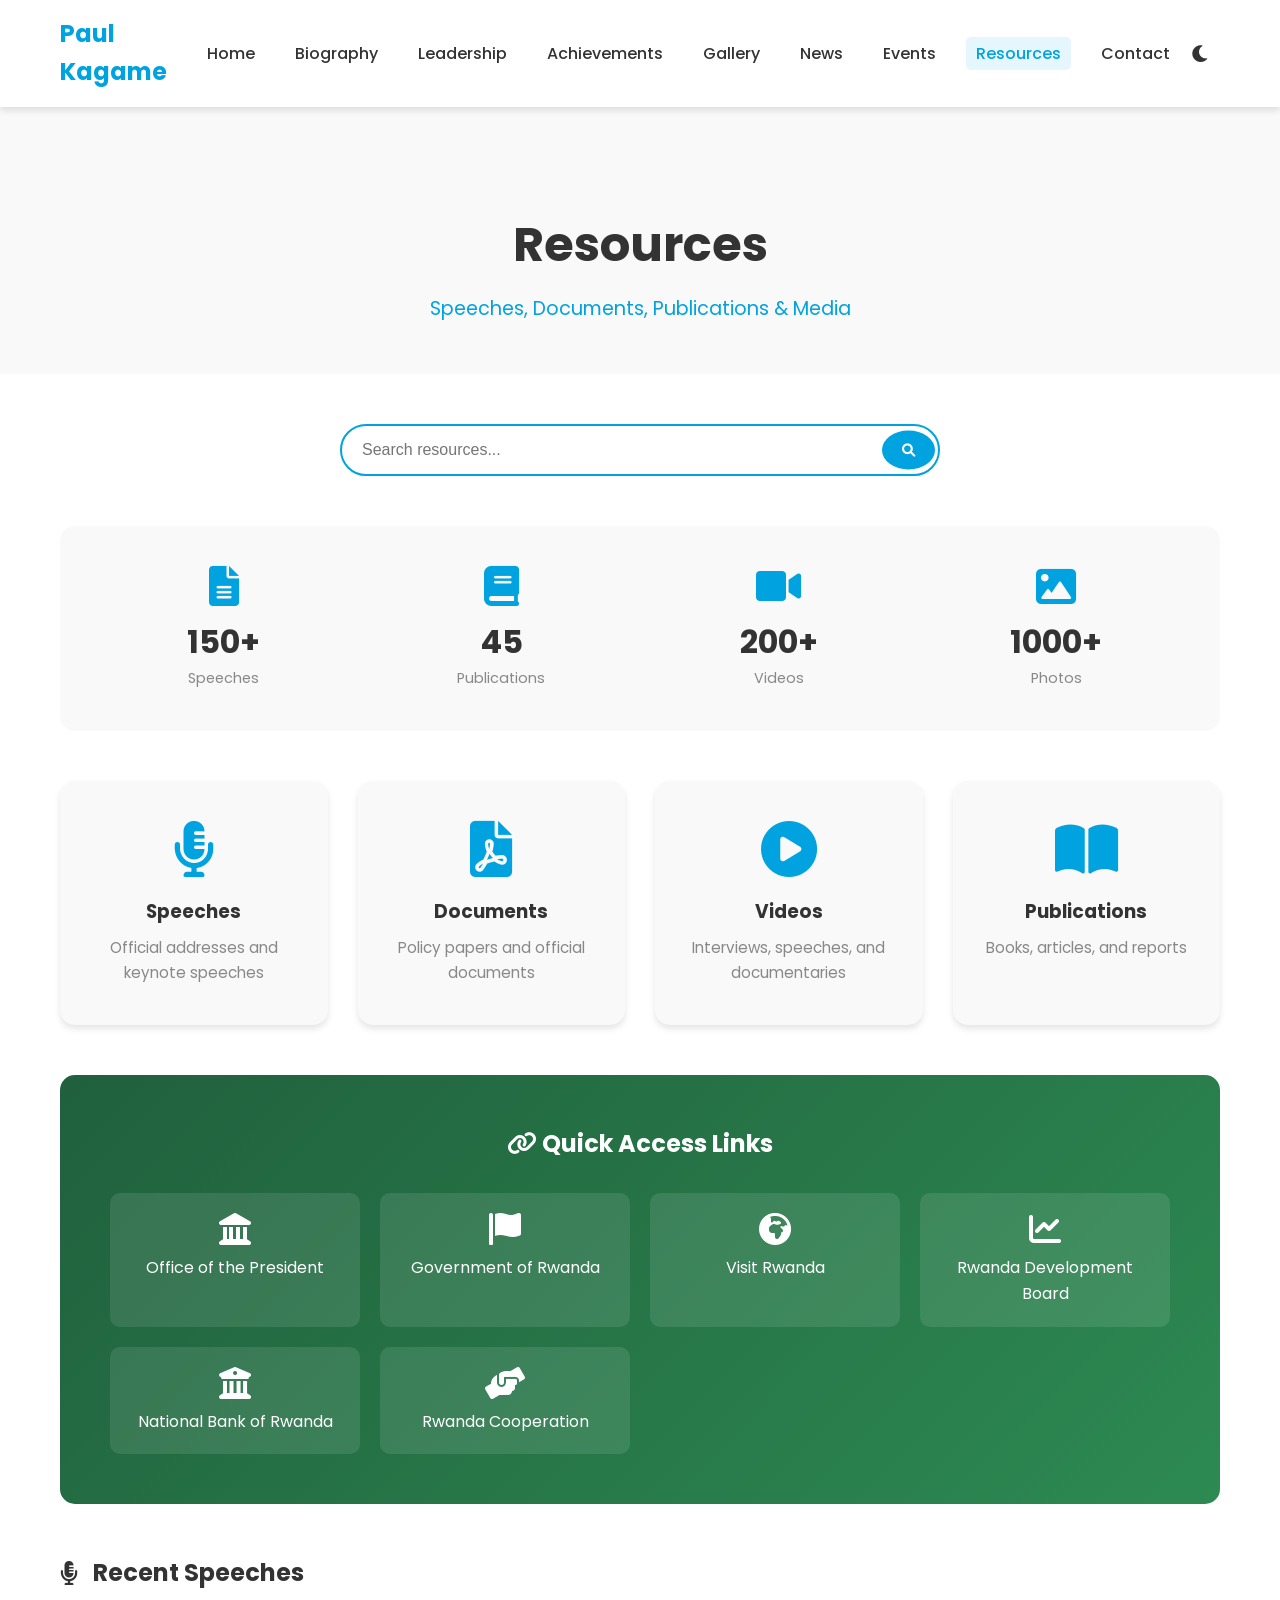
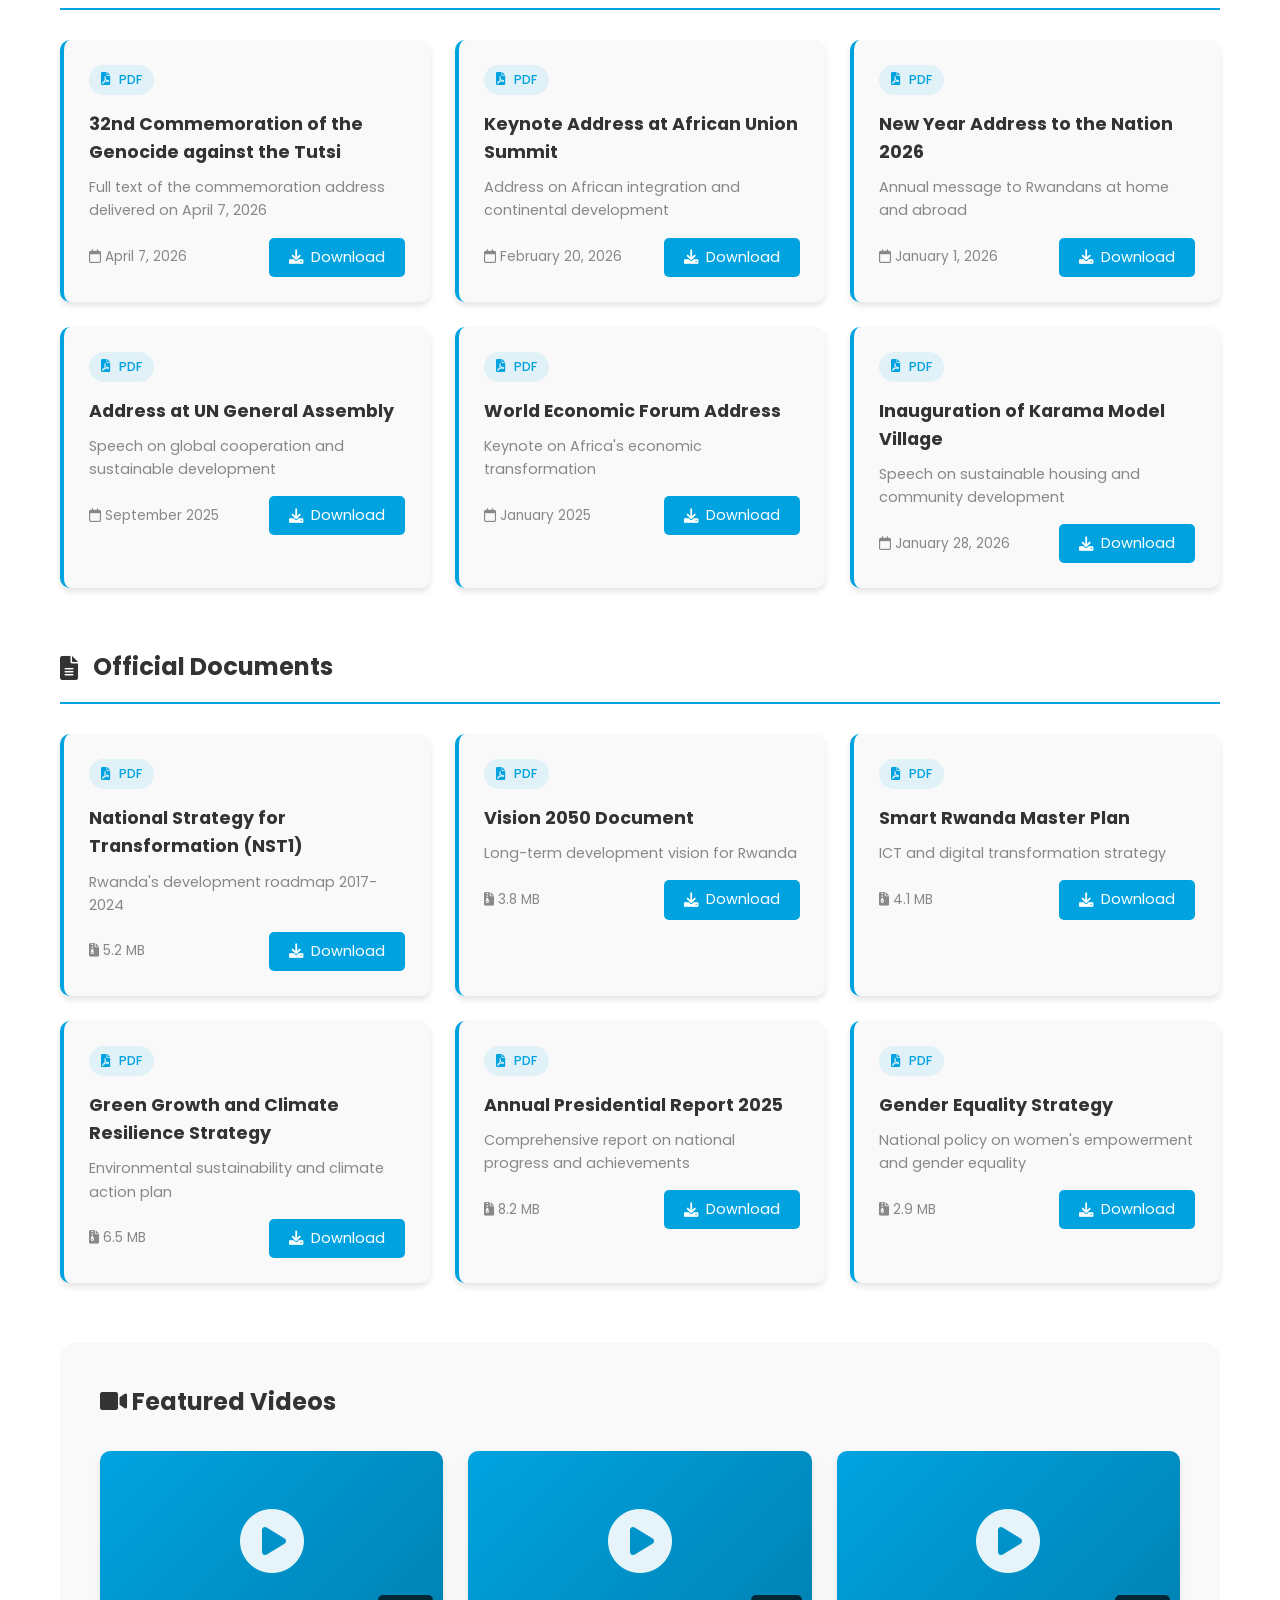
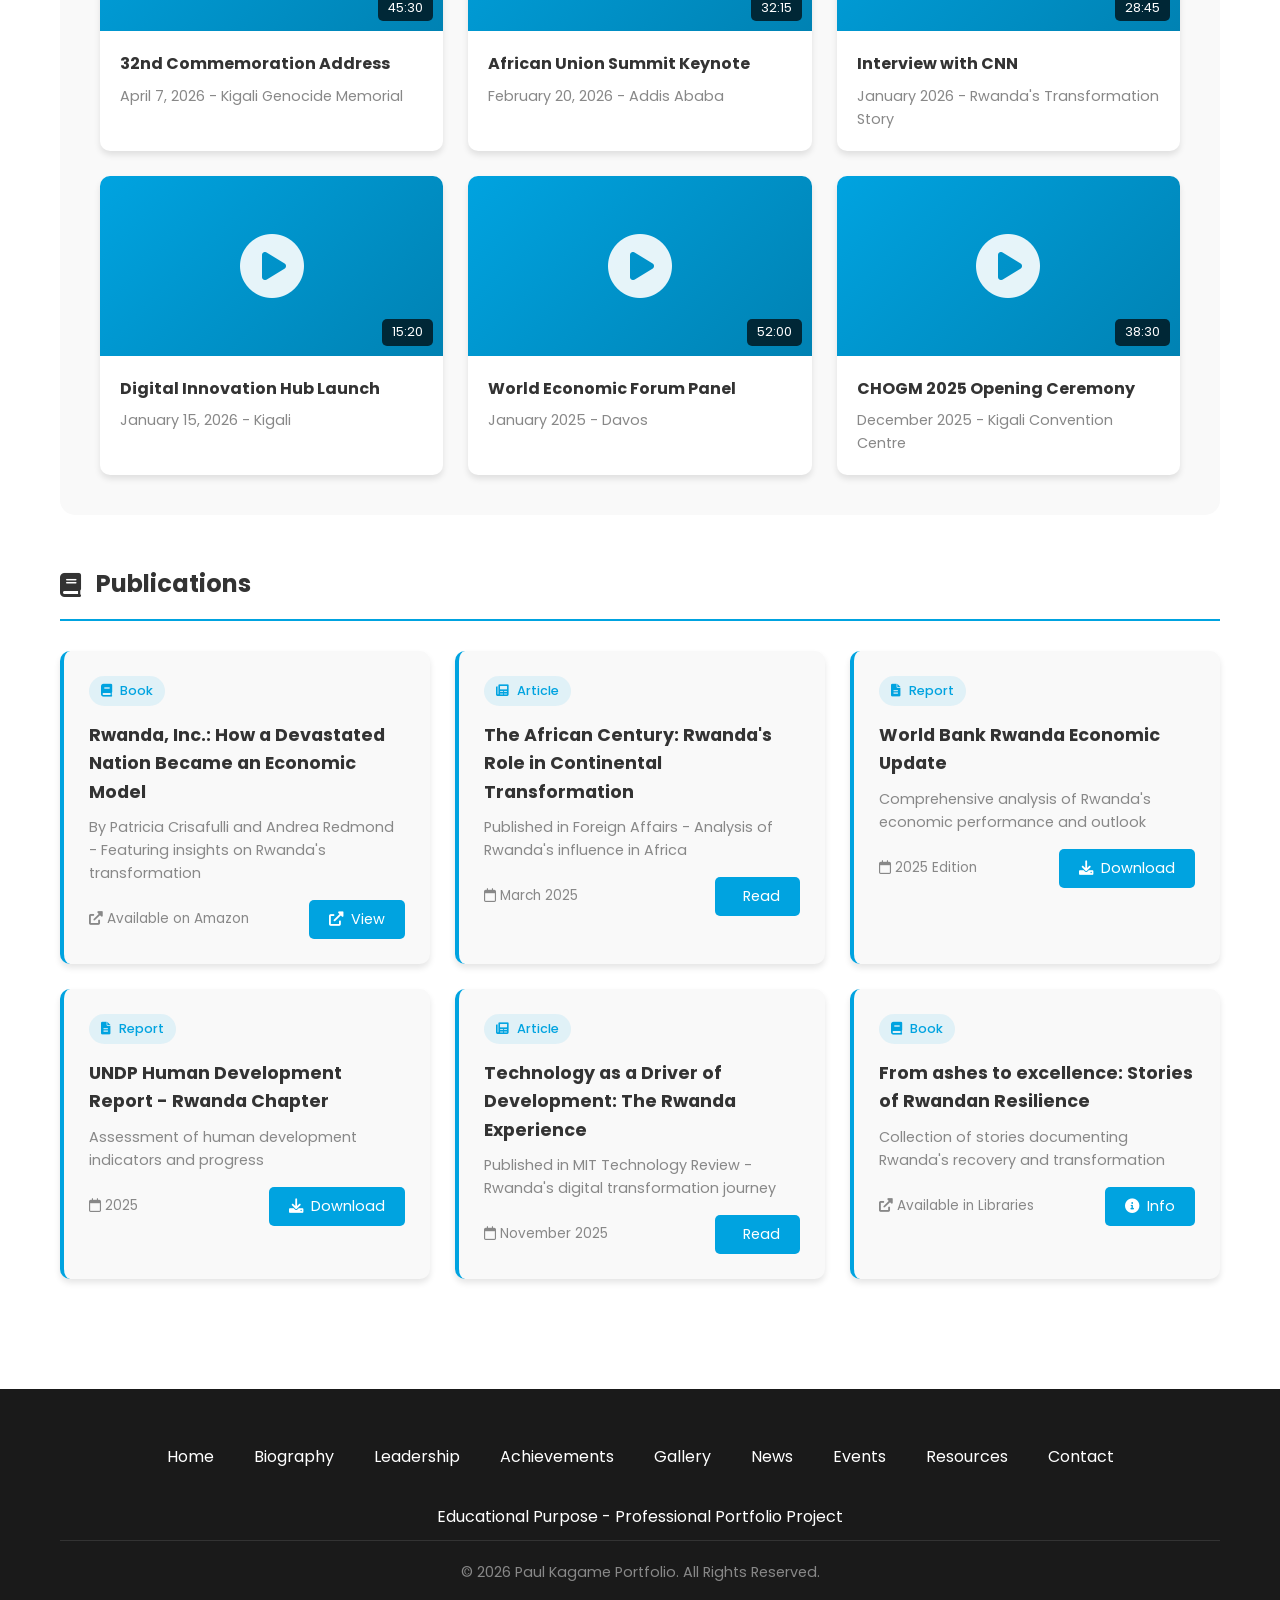
<file: resources.html>
<!DOCTYPE html>
<html lang="en">
<head>
    <meta charset="UTF-8">
    <meta name="viewport" content="width=device-width, initial-scale=1.0">
    <title>Resources | Paul Kagame</title>
    <link rel="stylesheet" href="assets/css/style.css">
    <link href="https://fonts.googleapis.com/css2?family=Poppins:wght@300;400;500;600;700&display=swap" rel="stylesheet">
    <link rel="stylesheet" href="https://cdnjs.cloudflare.com/ajax/libs/font-awesome/6.0.0/css/all.min.css">
    <style>
        .resources-container {
            padding: 50px 0;
        }
        .resource-categories {
            display: grid;
            grid-template-columns: repeat(auto-fit, minmax(250px, 1fr));
            gap: 30px;
            margin-bottom: 50px;
        }
        .category-card {
            background: var(--card-bg);
            border-radius: 15px;
            padding: 40px 30px;
            text-align: center;
            box-shadow: var(--shadow);
            transition: var(--transition);
            cursor: pointer;
        }
        .category-card:hover {
            transform: translateY(-10px);
            box-shadow: 0 15px 30px rgba(0, 0, 0, 0.15);
        }
        .category-card i {
            font-size: 3.5rem;
            color: var(--primary-color);
            margin-bottom: 20px;
        }
        .category-card h3 {
            margin-bottom: 10px;
            color: var(--text-color);
        }
        .category-card p {
            color: #888;
            font-size: 0.95rem;
        }
        .resource-section {
            margin-bottom: 60px;
        }
        .resource-section h2 {
            margin-bottom: 30px;
            padding-bottom: 15px;
            border-bottom: 2px solid var(--primary-color);
            display: flex;
            align-items: center;
            gap: 15px;
        }
        .resource-grid {
            display: grid;
            grid-template-columns: repeat(auto-fill, minmax(300px, 1fr));
            gap: 25px;
        }
        .resource-item {
            background: var(--card-bg);
            border-radius: 10px;
            padding: 25px;
            box-shadow: var(--shadow);
            transition: var(--transition);
            border-left: 4px solid var(--primary-color);
        }
        .resource-item:hover {
            transform: translateX(5px);
            box-shadow: 0 8px 20px rgba(0, 0, 0, 0.12);
        }
        .resource-item .file-type {
            display: inline-flex;
            align-items: center;
            gap: 8px;
            padding: 5px 12px;
            background: rgba(0, 163, 224, 0.1);
            color: var(--primary-color);
            border-radius: 20px;
            font-size: 0.8rem;
            font-weight: 500;
            margin-bottom: 15px;
        }
        .resource-item h4 {
            margin-bottom: 10px;
            color: var(--text-color);
            font-size: 1.1rem;
        }
        .resource-item p {
            color: #888;
            font-size: 0.9rem;
            margin-bottom: 15px;
        }
        .resource-meta {
            display: flex;
            justify-content: space-between;
            align-items: center;
            font-size: 0.85rem;
            color: #888;
        }
        .download-btn {
            display: inline-flex;
            align-items: center;
            gap: 8px;
            padding: 8px 20px;
            background: var(--primary-color);
            color: #fff;
            border-radius: 5px;
            text-decoration: none;
            font-size: 0.9rem;
            transition: var(--transition);
        }
        .download-btn:hover {
            background: #0082b3;
            transform: scale(1.05);
        }
        .video-section {
            background: var(--card-bg);
            border-radius: 15px;
            padding: 40px;
            margin-bottom: 50px;
        }
        .video-grid {
            display: grid;
            grid-template-columns: repeat(auto-fit, minmax(300px, 1fr));
            gap: 25px;
        }
        .video-card {
            background: var(--bg-color);
            border-radius: 10px;
            overflow: hidden;
            box-shadow: var(--shadow);
        }
        .video-thumbnail {
            position: relative;
            height: 180px;
            background: linear-gradient(135deg, var(--primary-color), #0082b3);
            display: flex;
            align-items: center;
            justify-content: center;
        }
        .video-thumbnail i {
            font-size: 4rem;
            color: #fff;
            opacity: 0.9;
            transition: var(--transition);
        }
        .video-card:hover .video-thumbnail i {
            transform: scale(1.1);
            opacity: 1;
        }
        .video-duration {
            position: absolute;
            bottom: 10px;
            right: 10px;
            background: rgba(0, 0, 0, 0.7);
            color: #fff;
            padding: 3px 10px;
            border-radius: 5px;
            font-size: 0.8rem;
        }
        .video-info {
            padding: 20px;
        }
        .video-info h4 {
            margin-bottom: 8px;
        }
        .video-info p {
            color: #888;
            font-size: 0.9rem;
        }
        .quick-links {
            background: linear-gradient(135deg, var(--accent-color), #2d8a52);
            color: #fff;
            border-radius: 15px;
            padding: 50px;
            margin-bottom: 50px;
        }
        .quick-links h2 {
            text-align: center;
            margin-bottom: 30px;
        }
        .links-grid {
            display: grid;
            grid-template-columns: repeat(auto-fit, minmax(200px, 1fr));
            gap: 20px;
        }
        .quick-link {
            background: rgba(255, 255, 255, 0.1);
            padding: 20px;
            border-radius: 10px;
            text-align: center;
            transition: var(--transition);
            text-decoration: none;
            color: #fff;
        }
        .quick-link:hover {
            background: rgba(255, 255, 255, 0.2);
            transform: translateY(-5px);
        }
        .quick-link i {
            font-size: 2rem;
            margin-bottom: 10px;
            display: block;
        }
        .search-box {
            max-width: 600px;
            margin: 0 auto 50px;
            position: relative;
        }
        .search-box input {
            width: 100%;
            padding: 15px 50px 15px 20px;
            border: 2px solid var(--primary-color);
            border-radius: 50px;
            font-size: 1rem;
            background: var(--bg-color);
            color: var(--text-color);
        }
        .search-box button {
            position: absolute;
            right: 5px;
            top: 50%;
            transform: translateY(-50%);
            background: var(--primary-color);
            color: #fff;
            border: none;
            padding: 12px 20px;
            border-radius: 50%;
            cursor: pointer;
            transition: var(--transition);
        }
        .search-box button:hover {
            background: #0082b3;
        }
        .stats-banner {
            background: var(--card-bg);
            border-radius: 15px;
            padding: 40px;
            margin-bottom: 50px;
            display: grid;
            grid-template-columns: repeat(auto-fit, minmax(150px, 1fr));
            gap: 30px;
            text-align: center;
        }
        .stat-item i {
            font-size: 2.5rem;
            color: var(--primary-color);
            margin-bottom: 10px;
        }
        .stat-item .number {
            font-size: 2rem;
            font-weight: 700;
            color: var(--text-color);
        }
        .stat-item .label {
            color: #888;
            font-size: 0.9rem;
        }
    </style>
</head>
<body>

    <header>
        <div class="container">
            <nav>
                <div class="logo">Paul Kagame</div>
                <ul class="nav-links">
                    <li><a href="index.html">Home</a></li>
                    <li><a href="biography.html">Biography</a></li>
                    <li><a href="leadership.html">Leadership</a></li>
                    <li><a href="achievements.html">Achievements</a></li>
                    <li><a href="gallery.html">Gallery</a></li>
                    <li><a href="news.html">News</a></li>
                    <li><a href="events.html">Events</a></li>
                    <li><a href="resources.html" class="active">Resources</a></li>
                    <li><a href="contact.html">Contact</a></li>
                </ul>
                <div class="nav-controls">
                    <div id="theme-toggle"><i class="fas fa-moon"></i></div>
                    <div class="hamburger"><i class="fas fa-bars"></i></div>
                </div>
            </nav>
        </div>
    </header>

    <section class="page-header" style="padding: 100px 0 50px; background: var(--card-bg); text-align: center;">
        <div class="container">
            <h1>Resources</h1>
            <p style="font-size: 1.2rem; color: var(--primary-color);">Speeches, Documents, Publications & Media</p>
        </div>
    </section>

    <section class="resources-container reveal">
        <div class="container">
            <!-- Search Box -->
            <div class="search-box">
                <input type="text" placeholder="Search resources..." id="resourceSearch">
                <button onclick="searchResources()"><i class="fas fa-search"></i></button>
            </div>

            <!-- Stats Banner -->
            <div class="stats-banner">
                <div class="stat-item">
                    <i class="fas fa-file-alt"></i>
                    <div class="number">150+</div>
                    <div class="label">Speeches</div>
                </div>
                <div class="stat-item">
                    <i class="fas fa-book"></i>
                    <div class="number">45</div>
                    <div class="label">Publications</div>
                </div>
                <div class="stat-item">
                    <i class="fas fa-video"></i>
                    <div class="number">200+</div>
                    <div class="label">Videos</div>
                </div>
                <div class="stat-item">
                    <i class="fas fa-image"></i>
                    <div class="number">1000+</div>
                    <div class="label">Photos</div>
                </div>
            </div>

            <!-- Resource Categories -->
            <div class="resource-categories">
                <div class="category-card" onclick="scrollToSection('speeches')">
                    <i class="fas fa-microphone-alt"></i>
                    <h3>Speeches</h3>
                    <p>Official addresses and keynote speeches</p>
                </div>
                <div class="category-card" onclick="scrollToSection('documents')">
                    <i class="fas fa-file-pdf"></i>
                    <h3>Documents</h3>
                    <p>Policy papers and official documents</p>
                </div>
                <div class="category-card" onclick="scrollToSection('videos')">
                    <i class="fas fa-play-circle"></i>
                    <h3>Videos</h3>
                    <p>Interviews, speeches, and documentaries</p>
                </div>
                <div class="category-card" onclick="scrollToSection('publications')">
                    <i class="fas fa-book-open"></i>
                    <h3>Publications</h3>
                    <p>Books, articles, and reports</p>
                </div>
            </div>

            <!-- Quick Links -->
            <div class="quick-links">
                <h2><i class="fas fa-link"></i> Quick Access Links</h2>
                <div class="links-grid">
                    <a href="#" class="quick-link">
                        <i class="fas fa-landmark"></i>
                        <span>Office of the President</span>
                    </a>
                    <a href="#" class="quick-link">
                        <i class="fas fa-flag"></i>
                        <span>Government of Rwanda</span>
                    </a>
                    <a href="#" class="quick-link">
                        <i class="fas fa-globe-africa"></i>
                        <span>Visit Rwanda</span>
                    </a>
                    <a href="#" class="quick-link">
                        <i class="fas fa-chart-line"></i>
                        <span>Rwanda Development Board</span>
                    </a>
                    <a href="#" class="quick-link">
                        <i class="fas fa-university"></i>
                        <span>National Bank of Rwanda</span>
                    </a>
                    <a href="#" class="quick-link">
                        <i class="fas fa-hands-helping"></i>
                        <span>Rwanda Cooperation</span>
                    </a>
                </div>
            </div>

            <!-- Speeches Section -->
            <div class="resource-section" id="speeches">
                <h2><i class="fas fa-microphone-alt"></i> Recent Speeches</h2>
                <div class="resource-grid">
                    <div class="resource-item">
                        <span class="file-type"><i class="fas fa-file-pdf"></i> PDF</span>
                        <h4>32nd Commemoration of the Genocide against the Tutsi</h4>
                        <p>Full text of the commemoration address delivered on April 7, 2026</p>
                        <div class="resource-meta">
                            <span><i class="far fa-calendar"></i> April 7, 2026</span>
                            <a href="#" class="download-btn"><i class="fas fa-download"></i> Download</a>
                        </div>
                    </div>
                    <div class="resource-item">
                        <span class="file-type"><i class="fas fa-file-pdf"></i> PDF</span>
                        <h4>Keynote Address at African Union Summit</h4>
                        <p>Address on African integration and continental development</p>
                        <div class="resource-meta">
                            <span><i class="far fa-calendar"></i> February 20, 2026</span>
                            <a href="#" class="download-btn"><i class="fas fa-download"></i> Download</a>
                        </div>
                    </div>
                    <div class="resource-item">
                        <span class="file-type"><i class="fas fa-file-pdf"></i> PDF</span>
                        <h4>New Year Address to the Nation 2026</h4>
                        <p>Annual message to Rwandans at home and abroad</p>
                        <div class="resource-meta">
                            <span><i class="far fa-calendar"></i> January 1, 2026</span>
                            <a href="#" class="download-btn"><i class="fas fa-download"></i> Download</a>
                        </div>
                    </div>
                    <div class="resource-item">
                        <span class="file-type"><i class="fas fa-file-pdf"></i> PDF</span>
                        <h4>Address at UN General Assembly</h4>
                        <p>Speech on global cooperation and sustainable development</p>
                        <div class="resource-meta">
                            <span><i class="far fa-calendar"></i> September 2025</span>
                            <a href="#" class="download-btn"><i class="fas fa-download"></i> Download</a>
                        </div>
                    </div>
                    <div class="resource-item">
                        <span class="file-type"><i class="fas fa-file-pdf"></i> PDF</span>
                        <h4>World Economic Forum Address</h4>
                        <p>Keynote on Africa's economic transformation</p>
                        <div class="resource-meta">
                            <span><i class="far fa-calendar"></i> January 2025</span>
                            <a href="#" class="download-btn"><i class="fas fa-download"></i> Download</a>
                        </div>
                    </div>
                    <div class="resource-item">
                        <span class="file-type"><i class="fas fa-file-pdf"></i> PDF</span>
                        <h4>Inauguration of Karama Model Village</h4>
                        <p>Speech on sustainable housing and community development</p>
                        <div class="resource-meta">
                            <span><i class="far fa-calendar"></i> January 28, 2026</span>
                            <a href="#" class="download-btn"><i class="fas fa-download"></i> Download</a>
                        </div>
                    </div>
                </div>
            </div>

            <!-- Documents Section -->
            <div class="resource-section" id="documents">
                <h2><i class="fas fa-file-alt"></i> Official Documents</h2>
                <div class="resource-grid">
                    <div class="resource-item">
                        <span class="file-type"><i class="fas fa-file-pdf"></i> PDF</span>
                        <h4>National Strategy for Transformation (NST1)</h4>
                        <p>Rwanda's development roadmap 2017-2024</p>
                        <div class="resource-meta">
                            <span><i class="fas fa-file-archive"></i> 5.2 MB</span>
                            <a href="#" class="download-btn"><i class="fas fa-download"></i> Download</a>
                        </div>
                    </div>
                    <div class="resource-item">
                        <span class="file-type"><i class="fas fa-file-pdf"></i> PDF</span>
                        <h4>Vision 2050 Document</h4>
                        <p>Long-term development vision for Rwanda</p>
                        <div class="resource-meta">
                            <span><i class="fas fa-file-archive"></i> 3.8 MB</span>
                            <a href="#" class="download-btn"><i class="fas fa-download"></i> Download</a>
                        </div>
                    </div>
                    <div class="resource-item">
                        <span class="file-type"><i class="fas fa-file-pdf"></i> PDF</span>
                        <h4>Smart Rwanda Master Plan</h4>
                        <p>ICT and digital transformation strategy</p>
                        <div class="resource-meta">
                            <span><i class="fas fa-file-archive"></i> 4.1 MB</span>
                            <a href="#" class="download-btn"><i class="fas fa-download"></i> Download</a>
                        </div>
                    </div>
                    <div class="resource-item">
                        <span class="file-type"><i class="fas fa-file-pdf"></i> PDF</span>
                        <h4>Green Growth and Climate Resilience Strategy</h4>
                        <p>Environmental sustainability and climate action plan</p>
                        <div class="resource-meta">
                            <span><i class="fas fa-file-archive"></i> 6.5 MB</span>
                            <a href="#" class="download-btn"><i class="fas fa-download"></i> Download</a>
                        </div>
                    </div>
                    <div class="resource-item">
                        <span class="file-type"><i class="fas fa-file-pdf"></i> PDF</span>
                        <h4>Annual Presidential Report 2025</h4>
                        <p>Comprehensive report on national progress and achievements</p>
                        <div class="resource-meta">
                            <span><i class="fas fa-file-archive"></i> 8.2 MB</span>
                            <a href="#" class="download-btn"><i class="fas fa-download"></i> Download</a>
                        </div>
                    </div>
                    <div class="resource-item">
                        <span class="file-type"><i class="fas fa-file-pdf"></i> PDF</span>
                        <h4>Gender Equality Strategy</h4>
                        <p>National policy on women's empowerment and gender equality</p>
                        <div class="resource-meta">
                            <span><i class="fas fa-file-archive"></i> 2.9 MB</span>
                            <a href="#" class="download-btn"><i class="fas fa-download"></i> Download</a>
                        </div>
                    </div>
                </div>
            </div>

            <!-- Videos Section -->
            <div class="video-section" id="videos">
                <h2 style="margin-bottom: 30px;"><i class="fas fa-video"></i> Featured Videos</h2>
                <div class="video-grid">
                    <div class="video-card">
                        <div class="video-thumbnail">
                            <i class="fas fa-play-circle"></i>
                            <span class="video-duration">45:30</span>
                        </div>
                        <div class="video-info">
                            <h4>32nd Commemoration Address</h4>
                            <p>April 7, 2026 - Kigali Genocide Memorial</p>
                        </div>
                    </div>
                    <div class="video-card">
                        <div class="video-thumbnail">
                            <i class="fas fa-play-circle"></i>
                            <span class="video-duration">32:15</span>
                        </div>
                        <div class="video-info">
                            <h4>African Union Summit Keynote</h4>
                            <p>February 20, 2026 - Addis Ababa</p>
                        </div>
                    </div>
                    <div class="video-card">
                        <div class="video-thumbnail">
                            <i class="fas fa-play-circle"></i>
                            <span class="video-duration">28:45</span>
                        </div>
                        <div class="video-info">
                            <h4>Interview with CNN</h4>
                            <p>January 2026 - Rwanda's Transformation Story</p>
                        </div>
                    </div>
                    <div class="video-card">
                        <div class="video-thumbnail">
                            <i class="fas fa-play-circle"></i>
                            <span class="video-duration">15:20</span>
                        </div>
                        <div class="video-info">
                            <h4>Digital Innovation Hub Launch</h4>
                            <p>January 15, 2026 - Kigali</p>
                        </div>
                    </div>
                    <div class="video-card">
                        <div class="video-thumbnail">
                            <i class="fas fa-play-circle"></i>
                            <span class="video-duration">52:00</span>
                        </div>
                        <div class="video-info">
                            <h4>World Economic Forum Panel</h4>
                            <p>January 2025 - Davos</p>
                        </div>
                    </div>
                    <div class="video-card">
                        <div class="video-thumbnail">
                            <i class="fas fa-play-circle"></i>
                            <span class="video-duration">38:30</span>
                        </div>
                        <div class="video-info">
                            <h4>CHOGM 2025 Opening Ceremony</h4>
                            <p>December 2025 - Kigali Convention Centre</p>
                        </div>
                    </div>
                </div>
            </div>

            <!-- Publications Section -->
            <div class="resource-section" id="publications">
                <h2><i class="fas fa-book"></i> Publications</h2>
                <div class="resource-grid">
                    <div class="resource-item">
                        <span class="file-type"><i class="fas fa-book"></i> Book</span>
                        <h4>Rwanda, Inc.: How a Devastated Nation Became an Economic Model</h4>
                        <p>By Patricia Crisafulli and Andrea Redmond - Featuring insights on Rwanda's transformation</p>
                        <div class="resource-meta">
                            <span><i class="fas fa-external-link-alt"></i> Available on Amazon</span>
                            <a href="#" class="download-btn"><i class="fas fa-external-link-alt"></i> View</a>
                        </div>
                    </div>
                    <div class="resource-item">
                        <span class="file-type"><i class="fas fa-newspaper"></i> Article</span>
                        <h4>The African Century: Rwanda's Role in Continental Transformation</h4>
                        <p>Published in Foreign Affairs - Analysis of Rwanda's influence in Africa</p>
                        <div class="resource-meta">
                            <span><i class="far fa-calendar"></i> March 2025</span>
                            <a href="#" class="download-btn"><i class="fas fa-read"></i> Read</a>
                        </div>
                    </div>
                    <div class="resource-item">
                        <span class="file-type"><i class="fas fa-file-alt"></i> Report</span>
                        <h4>World Bank Rwanda Economic Update</h4>
                        <p>Comprehensive analysis of Rwanda's economic performance and outlook</p>
                        <div class="resource-meta">
                            <span><i class="far fa-calendar"></i> 2025 Edition</span>
                            <a href="#" class="download-btn"><i class="fas fa-download"></i> Download</a>
                        </div>
                    </div>
                    <div class="resource-item">
                        <span class="file-type"><i class="fas fa-file-alt"></i> Report</span>
                        <h4>UNDP Human Development Report - Rwanda Chapter</h4>
                        <p>Assessment of human development indicators and progress</p>
                        <div class="resource-meta">
                            <span><i class="far fa-calendar"></i> 2025</span>
                            <a href="#" class="download-btn"><i class="fas fa-download"></i> Download</a>
                        </div>
                    </div>
                    <div class="resource-item">
                        <span class="file-type"><i class="fas fa-newspaper"></i> Article</span>
                        <h4>Technology as a Driver of Development: The Rwanda Experience</h4>
                        <p>Published in MIT Technology Review - Rwanda's digital transformation journey</p>
                        <div class="resource-meta">
                            <span><i class="far fa-calendar"></i> November 2025</span>
                            <a href="#" class="download-btn"><i class="fas fa-read"></i> Read</a>
                        </div>
                    </div>
                    <div class="resource-item">
                        <span class="file-type"><i class="fas fa-book"></i> Book</span>
                        <h4>From ashes to excellence: Stories of Rwandan Resilience</h4>
                        <p>Collection of stories documenting Rwanda's recovery and transformation</p>
                        <div class="resource-meta">
                            <span><i class="fas fa-external-link-alt"></i> Available in Libraries</span>
                            <a href="#" class="download-btn"><i class="fas fa-info-circle"></i> Info</a>
                        </div>
                    </div>
                </div>
            </div>
        </div>
    </section>

    <footer>
        <div class="container">
            <div class="footer-links">
                <a href="index.html">Home</a>
                <a href="biography.html">Biography</a>
                <a href="leadership.html">Leadership</a>
                <a href="achievements.html">Achievements</a>
                <a href="gallery.html">Gallery</a>
                <a href="news.html">News</a>
                <a href="events.html">Events</a>
                <a href="resources.html">Resources</a>
                <a href="contact.html">Contact</a>
            </div>
            <p style="margin-bottom: 10px;">Educational Purpose - Professional Portfolio Project</p>
            <div class="footer-bottom">
                &copy; 2026 Paul Kagame Portfolio. All Rights Reserved.
            </div>
        </div>
    </footer>

    <div id="scroll-top"><i class="fas fa-arrow-up"></i></div>

    <script src="assets/js/main.js"></script>
    <script>
        function scrollToSection(sectionId) {
            document.getElementById(sectionId).scrollIntoView({ behavior: 'smooth' });
        }
        
        function searchResources() {
            const query = document.getElementById('resourceSearch').value.toLowerCase();
            const resourceItems = document.querySelectorAll('.resource-item');
            
            resourceItems.forEach(item => {
                const text = item.textContent.toLowerCase();
                if (text.includes(query)) {
                    item.style.display = 'block';
                } else {
                    item.style.display = 'none';
                }
            });
        }
        
        // Allow Enter key to trigger search
        document.getElementById('resourceSearch').addEventListener('keypress', function(e) {
            if (e.key === 'Enter') {
                searchResources();
            }
        });
    </script>
</body>
</html>
</file>
<file: assets/css/style.css>
/* Paul Kagame Website - Global Styles */
:root {
    --primary-color: #00A3E0; /* Rwanda Flag Blue */
    --secondary-color: #FAD201; /* Rwanda Flag Yellow */
    --accent-color: #20603D; /* Rwanda Flag Green */
    --text-color: #333;
    --bg-color: #fff;
    --card-bg: #f9f9f9;
    --nav-bg: rgba(255, 255, 255, 0.95);
    --footer-bg: #1a1a1a;
    --footer-text: #fff;
    --transition: all 0.3s ease;
    --shadow: 0 4px 6px rgba(0, 0, 0, 0.1);
}

[data-theme="dark"] {
    --text-color: #f4f4f4;
    --bg-color: #121212;
    --card-bg: #1e1e1e;
    --nav-bg: rgba(18, 18, 18, 0.95);
    --shadow: 0 4px 6px rgba(0, 0, 0, 0.3);
}

* {
    margin: 0;
    padding: 0;
    box-sizing: border-box;
}

body {
    font-family: 'Poppins', sans-serif;
    line-height: 1.6;
    color: var(--text-color);
    background-color: var(--bg-color);
    transition: var(--transition);
}

a {
    text-decoration: none;
    color: inherit;
}

ul {
    list-style: none;
}

img {
    max-width: 100%;
    display: block;
}

.container {
    max-width: 1200px;
    margin: 0 auto;
    padding: 0 20px;
}

/* Header & Navigation */
header {
    position: sticky;
    top: 0;
    z-index: 1000;
    background: var(--nav-bg);
    box-shadow: var(--shadow);
    backdrop-filter: blur(10px);
}

nav {
    display: flex;
    justify-content: space-between;
    align-items: center;
    padding: 15px 0;
}

.logo {
    font-size: 1.5rem;
    font-weight: 700;
    color: var(--primary-color);
}

.nav-links {
    display: flex;
    gap: 20px;
}

.nav-links a {
    font-weight: 500;
    transition: var(--transition);
    padding: 5px 10px;
    border-radius: 5px;
}

.nav-links a:hover, .nav-links a.active {
    color: var(--primary-color);
    background: rgba(0, 163, 224, 0.1);
}

.nav-controls {
    display: flex;
    align-items: center;
    gap: 15px;
}

#theme-toggle {
    cursor: pointer;
    font-size: 1.2rem;
    width: 40px;
    height: 40px;
    display: flex;
    align-items: center;
    justify-content: center;
    border-radius: 50%;
    transition: var(--transition);
}

#theme-toggle:hover {
    background: rgba(0, 163, 224, 0.1);
}

.hamburger {
    display: none;
    cursor: pointer;
    font-size: 1.5rem;
    width: 40px;
    height: 40px;
    align-items: center;
    justify-content: center;
    border-radius: 5px;
    transition: var(--transition);
}

.hamburger:hover {
    background: rgba(0, 163, 224, 0.1);
}

/* Hero Section */
.hero {
    height: 100vh;
    background-size: cover;
    background-position: center;
    display: flex;
    align-items: center;
    justify-content: center;
    text-align: center;
    color: #fff;
    position: relative;
}

.hero::before {
    content: '';
    position: absolute;
    top: 0;
    left: 0;
    width: 100%;
    height: 100%;
    background: rgba(0, 0, 0, 0.6);
}

.hero-content {
    position: relative;
    z-index: 1;
    max-width: 800px;
    padding: 0 20px;
}

.hero h1 {
    font-size: 4rem;
    margin-bottom: 20px;
    min-height: 80px;
}

.hero p {
    font-size: 1.5rem;
    margin-bottom: 30px;
}

/* Page Header */
.page-header {
    background: linear-gradient(135deg, var(--card-bg), var(--bg-color));
}

.page-header h1 {
    font-size: 3rem;
    margin-bottom: 10px;
}

/* Buttons */
.btn {
    display: inline-block;
    padding: 12px 30px;
    background: var(--primary-color);
    color: #fff;
    border-radius: 5px;
    font-weight: 600;
    transition: var(--transition);
    border: none;
    cursor: pointer;
    text-align: center;
}

.btn:hover {
    background: #0082b3;
    transform: translateY(-3px);
    box-shadow: 0 5px 15px rgba(0, 163, 224, 0.3);
}

/* Footer */
footer {
    background: var(--footer-bg);
    color: var(--footer-text);
    padding: 50px 0 20px;
    text-align: center;
}

.footer-links {
    display: flex;
    justify-content: center;
    gap: 20px;
    margin-bottom: 30px;
    flex-wrap: wrap;
}

.footer-links a {
    transition: var(--transition);
    padding: 5px 10px;
}

.footer-links a:hover {
    color: var(--primary-color);
}

.footer-bottom {
    border-top: 1px solid #333;
    padding-top: 20px;
    font-size: 0.9rem;
    color: #888;
}

/* Scroll to top */
#scroll-top {
    position: fixed;
    bottom: 30px;
    right: 30px;
    background: var(--primary-color);
    color: #fff;
    width: 45px;
    height: 45px;
    border-radius: 50%;
    display: none;
    align-items: center;
    justify-content: center;
    cursor: pointer;
    z-index: 1000;
    box-shadow: var(--shadow);
    transition: var(--transition);
}

#scroll-top:hover {
    transform: scale(1.1);
    background: #0082b3;
}

/* Animations */
.reveal {
    opacity: 0;
    transform: translateY(30px);
    transition: all 0.8s ease-out;
}

.reveal.active {
    opacity: 1;
    transform: translateY(0);
}

/* Card Styles */
.card {
    background: var(--card-bg);
    border-radius: 10px;
    padding: 30px;
    box-shadow: var(--shadow);
    transition: var(--transition);
}

.card:hover {
    transform: translateY(-5px);
    box-shadow: 0 8px 15px rgba(0, 0, 0, 0.15);
}

/* Section Styles */
section {
    padding: 60px 0;
}

/* Responsive */
@media (max-width: 992px) {
    .nav-links {
        display: none;
        flex-direction: column;
        position: absolute;
        top: 100%;
        left: 0;
        width: 100%;
        background: var(--bg-color);
        padding: 20px;
        box-shadow: var(--shadow);
        gap: 10px;
    }

    .nav-links.active {
        display: flex;
    }

    .nav-links a {
        padding: 10px 15px;
        border-radius: 5px;
    }

    .hamburger {
        display: flex;
    }

    .hero h1 {
        font-size: 2.5rem;
    }

    .hero p {
        font-size: 1.2rem;
    }

    .page-header h1 {
        font-size: 2rem;
    }
}

@media (max-width: 768px) {
    .hero h1 {
        font-size: 2rem;
    }

    .hero p {
        font-size: 1rem;
    }

    .btn {
        padding: 10px 20px;
        font-size: 0.9rem;
    }

    .footer-links {
        gap: 10px;
    }

    .footer-links a {
        font-size: 0.9rem;
    }
}

/* Loading Animation */
@keyframes fadeIn {
    from {
        opacity: 0;
        transform: translateY(20px);
    }
    to {
        opacity: 1;
        transform: translateY(0);
    }
}

.fade-in {
    animation: fadeIn 0.6s ease-out;
}

/* Custom Scrollbar */
::-webkit-scrollbar {
    width: 10px;
}

::-webkit-scrollbar-track {
    background: var(--bg-color);
}

::-webkit-scrollbar-thumb {
    background: var(--primary-color);
    border-radius: 5px;
}

::-webkit-scrollbar-thumb:hover {
    background: #0082b3;
}

/* Selection Color */
::selection {
    background: var(--primary-color);
    color: #fff;
}

/* Focus Styles for Accessibility */
a:focus, button:focus, input:focus, textarea:focus {
    outline: 2px solid var(--primary-color);
    outline-offset: 2px;
}

/* Print Styles */
@media print {
    header, footer, #scroll-top, .nav-controls {
        display: none !important;
    }
    
    body {
        color: #000;
        background: #fff;
    }
    
    .hero {
        height: auto;
        color: #000;
    }
    
    .hero::before {
        display: none;
    }
}
</file>
